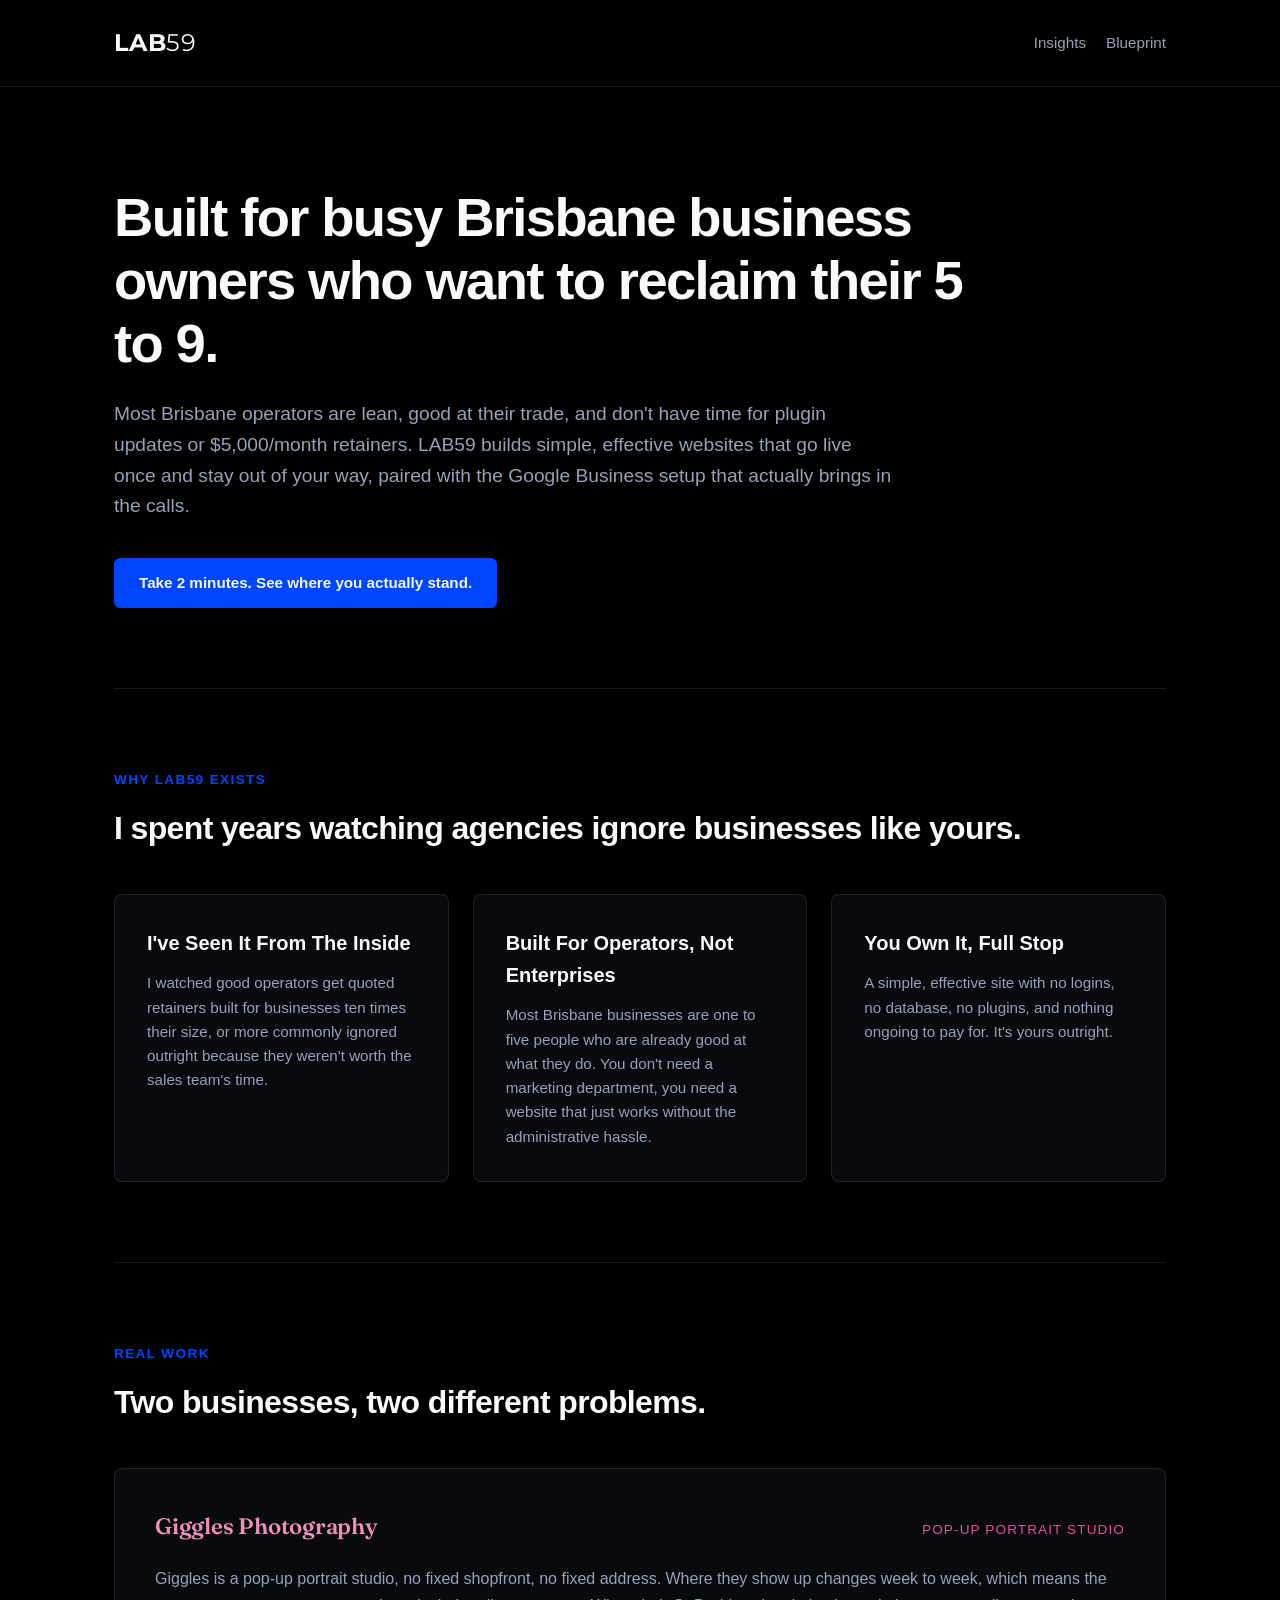
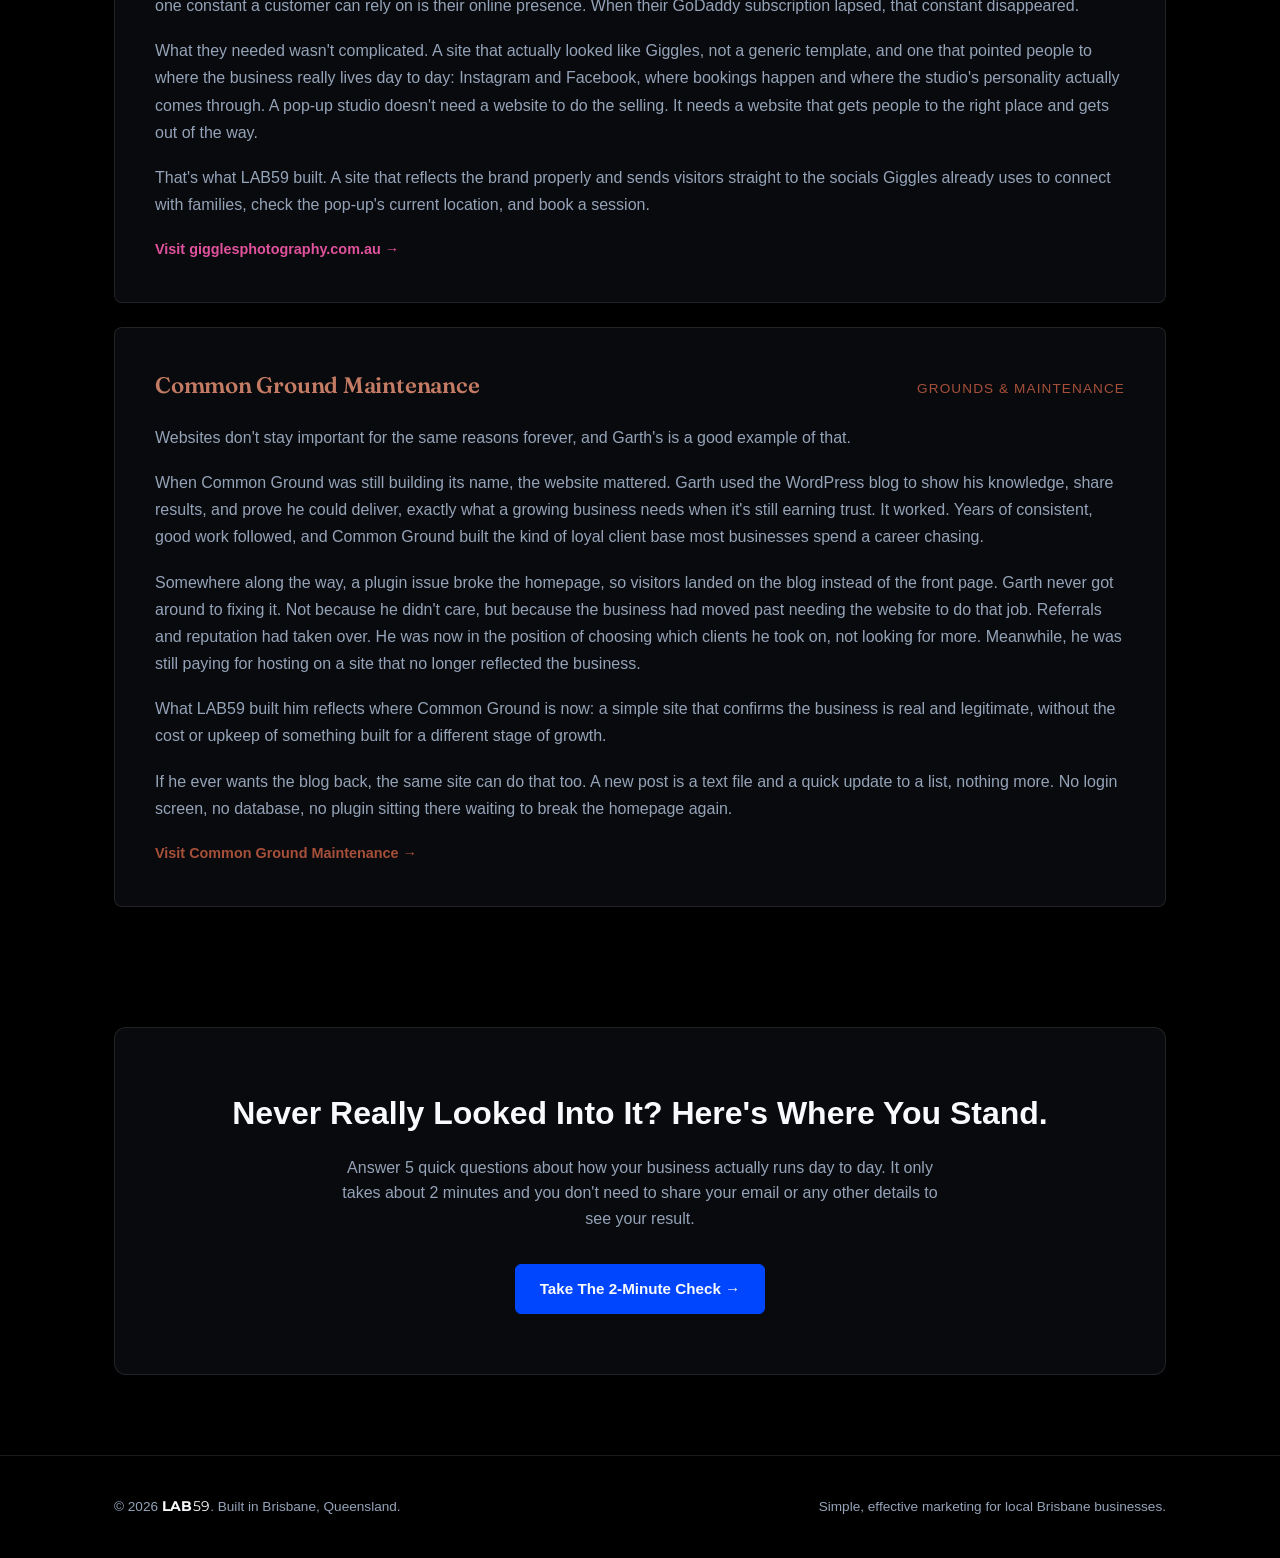
<file: index.html>
<!DOCTYPE html>
<html lang="en">
<head>
    <meta charset="UTF-8">
    <meta name="viewport" content="width=device-width, initial-scale=1.0">
    <title>LAB59 | Simple, effective marketing partnerships for Brisbane businesses.</title>
    <link rel="preconnect" href="https://fonts.googleapis.com">
    <link rel="preconnect" href="https://fonts.gstatic.com" crossorigin>
    <link href="https://fonts.googleapis.com/css2?family=Fraunces:ital,opsz,wght@0,9..144,500;0,9..144,600&display=swap" rel="stylesheet">
    <style>
        /* Modern CSS Reset & Variable System */
        :root {
            --bg-color: #000000;
            --card-bg: #0d0e12;
            --border-color: #1a1c23;
            --primary-blue: #0046FF;
            --text-main: #FFFFFF;
            --text-muted: #97999F;
            --font-stack: -apple-system, BlinkMacSystemFont, "Segoe UI", Roboto, Helvetica, Arial, sans-serif;
        }

        @font-face{
            font-family:"Montserrat";
            font-style:normal;
            font-weight:400;
            font-display:swap;
            src:url('[data-uri]') format('woff2');
        }
        @font-face{
            font-family:"Montserrat";
            font-style:normal;
            font-weight:700;
            font-display:swap;
            src:url('[data-uri]') format('woff2');
        }

        * {
            box-sizing: border-box;
            margin: 0;
            padding: 0;
        }

        body {
            background-color: var(--bg-color);
            color: var(--text-main);
            font-family: var(--font-stack);
            line-height: 1.6;
            -webkit-font-smoothing: antialiased;
        }

        /* Fullscreen Animated Background Video & Overlay */
        .video-bg {
            position: fixed;
            top: 0;
            left: 0;
            width: 100vw;
            height: 100vh;
            object-fit: cover;
            z-index: -2;
        }

		:root {
			--bg-color: #000000;
			--card-bg: rgba(13, 14, 18, 0.75); /* Semi-transparent dark frosted glass for cards */
			--border-color: rgba(255, 255, 255, 0.1); /* Subtle clean border */
			--primary-blue: #0046FF;
			--text-main: #F8FAFC; /* Softened off-white instead of blinding #FFFFFF */
			--text-muted: #94A3B8; /* Clear, legible slate grey for body copy */
		}

		/* Softer video dark mask to let the video breathe */
		.overlay {
		position: fixed;
			top: 0;
			left: 0;
			width: 100vw;
			height: 100vh;
			background: rgba(0, 0, 0, 0.65); /* Adjusted from 0.75 to 0.65 for better transparency */
			z-index: -1;
		}

		/* Frosted glass card style with blur */
		.card, .cta-banner {
			background-color: var(--card-bg);
			backdrop-filter: blur(12px);
			-webkit-backdrop-filter: blur(12px);
			border: 1px solid var(--border-color);
		}
		
        /* Container Layout */
        .container {
            max-width: 1100px;
            margin: 0 auto;
            padding: 0 24px;
        }

        /* Navigation Header */
        header {
            border-bottom: 1px solid var(--border-color);
            padding: 24px 0;
            position: sticky;
            top: 0;
            background: rgba(0, 0, 0, 0.85);
            backdrop-filter: blur(10px);
            z-index: 100;
        }

        .nav-inner {
            display: flex;
            justify-content: space-between;
            align-items: center;
        }

        /* High-Contrast Brand Logo: LAB in 800 bold, 59 in 400 regular */
        .brand-logo {
            font-size: 1.5rem;
            letter-spacing: -0.03em;
            text-decoration: none;
            color: var(--text-main);
        }

        .brand-logo .lab {
            font-family: "Montserrat", -apple-system, BlinkMacSystemFont, "Segoe UI", Roboto, Helvetica, Arial, sans-serif;
            font-weight: 700;
            letter-spacing: 0.02em;
        }

        .brand-logo .num {
            font-family: "Montserrat", -apple-system, BlinkMacSystemFont, "Segoe UI", Roboto, Helvetica, Arial, sans-serif;
            font-weight: 400;
            letter-spacing: 0.02em;
            color: var(--text-main);
        }

        .nav-links {
            display: flex;
            gap: 20px;
            align-items: center;
        }

        .nav-links a {
            color: var(--text-muted);
            text-decoration: none;
            font-size: 0.95rem;
            transition: color 0.2s ease;
        }

        .nav-links a:hover {
            color: var(--text-main);
        }

        /* Buttons */
        .btn {
            display: inline-block;
            padding: 12px 24px;
            border-radius: 6px;
            font-weight: 600;
            text-decoration: none;
            font-size: 0.95rem;
            transition: all 0.2s ease;
        }

        .btn-primary {
            background-color: var(--primary-blue);
            color: var(--text-main);
            border: 1px solid var(--primary-blue);
        }

        .btn-primary:hover {
            background-color: #0038cc;
            border-color: #0038cc;
        }

        .btn-secondary {
            background-color: transparent;
            color: var(--text-main);
            border: 1px solid var(--border-color);
        }

        .btn-secondary:hover {
            border-color: var(--text-muted);
            background-color: #12141a;
        }

        /* Hero Section */
        .hero {
            padding: 100px 0 80px;
            max-width: 900px;
        }

        .hero-headline {
            font-size: clamp(2.2rem, 5vw, 3.4rem);
            font-weight: 800;
            line-height: 1.15;
            letter-spacing: -0.03em;
            margin-bottom: 24px;
            color: var(--text-main);
        }

        .hero-subhead {
            font-size: 1.2rem;
            color: var(--text-muted);
            margin-bottom: 36px;
            max-width: 780px;
            line-height: 1.6;
        }

        .hero-actions {
            display: flex;
            gap: 16px;
            flex-wrap: wrap;
        }

        /* Core Values / Why LAB59 Grid */
        .section {
            padding: 80px 0;
            border-top: 1px solid var(--border-color);
        }

        .section-tag {
            color: var(--primary-blue);
            font-size: 0.85rem;
            font-weight: 700;
            text-transform: uppercase;
            letter-spacing: 0.1em;
            margin-bottom: 12px;
        }

        .section-title {
            font-size: 2rem;
            font-weight: 700;
            margin-bottom: 40px;
            letter-spacing: -0.02em;
        }

        .grid-3 {
            display: grid;
            grid-template-columns: repeat(auto-fit, minmax(300px, 1fr));
            gap: 24px;
        }

        .card {
            background-color: var(--card-bg);
            border: 1px solid var(--border-color);
            border-radius: 8px;
            padding: 32px;
            transition: transform 0.2s ease, border-color 0.2s ease;
        }

        .card:hover {
            border-color: #2a2d38;
        }

        .card h3 {
            font-size: 1.25rem;
            font-weight: 700;
            margin-bottom: 12px;
        }

        .card p {
            color: var(--text-muted);
            font-size: 0.95rem;
            line-height: 1.6;
        }

        /* Real Work / Case Studies */
        .work-list {
            display: flex;
            flex-direction: column;
            gap: 24px;
        }

        .work-story {
            background-color: var(--card-bg);
            border: 1px solid var(--border-color);
            border-radius: 8px;
            padding: 40px;
        }

        .work-eyebrow {
            display: flex;
            justify-content: space-between;
            align-items: baseline;
            flex-wrap: wrap;
            gap: 8px;
            margin-bottom: 20px;
        }

        .work-name {
            font-family: "Fraunces", var(--font-stack);
            font-weight: 600;
            font-size: 1.4rem;
            letter-spacing: -0.01em;
        }

        .work-type {
            color: var(--text-muted);
            font-size: 0.85rem;
            text-transform: uppercase;
            letter-spacing: 0.08em;
        }

        .work-story p {
            color: var(--text-muted);
            font-size: 1rem;
            line-height: 1.7;
            margin-bottom: 18px;
        }

        .work-story p:last-of-type {
            margin-bottom: 0;
        }

        .work-quote {
            border-left: 3px solid var(--primary-blue);
            padding: 4px 0 4px 20px;
            margin: 24px 0;
        }

        .work-quote p {
            color: var(--text-main);
            font-size: 1.1rem;
            font-weight: 600;
            line-height: 1.5;
            margin-bottom: 0;
        }

        .work-link {
            display: inline-flex;
            align-items: center;
            gap: 6px;
            color: var(--primary-blue);
            text-decoration: none;
            font-weight: 600;
            font-size: 0.9rem;
            margin-top: 20px;
        }

        .work-link:hover {
            color: #4d79ff;
        }

        /* Per-client accent overrides — nod to their brand, everything else stays on-system */
        .work-story[data-accent="common-ground"] .work-quote { border-left-color: #A6503A; }
        .work-story[data-accent="common-ground"] .work-link { color: #A6503A; }
        .work-story[data-accent="common-ground"] .work-link:hover { color: #c15f43; }
        .work-story[data-accent="common-ground"] .work-type { color: #A6503A; }
        .work-story[data-accent="common-ground"] .work-name { color: #c47b64; }

        .work-story[data-accent="giggles"] .work-quote { border-left-color: #E1529D; }
        .work-story[data-accent="giggles"] .work-link { color: #E1529D; }
        .work-story[data-accent="giggles"] .work-link:hover { color: #ea77b3; }
        .work-story[data-accent="giggles"] .work-type { color: #E1529D; }
        .work-story[data-accent="giggles"] .work-name { color: #ef8fbc; }

        /* Practical Offerings / Capabilities */
        .offerings-list {
            display: flex;
            flex-direction: column;
            gap: 20px;
        }

        .offering-item {
            background-color: var(--card-bg);
            border: 1px solid var(--border-color);
            border-radius: 8px;
            padding: 24px 32px;
            display: flex;
            justify-content: space-between;
            align-items: center;
            gap: 20px;
            flex-wrap: wrap;
        }

        .offering-info h4 {
            font-size: 1.1rem;
            font-weight: 700;
            margin-bottom: 4px;
        }

        .offering-info p {
            color: var(--text-muted);
            font-size: 0.9rem;
        }

        /* Banner CTA */
        .cta-banner {
            background-color: var(--card-bg);
            border: 1px solid var(--border-color);
            border-radius: 12px;
            padding: 60px 40px;
            text-align: center;
            margin: 40px 0 80px;
        }

        .cta-banner h2 {
            font-size: 2rem;
            font-weight: 800;
            margin-bottom: 16px;
        }

        .cta-banner p {
            color: var(--text-muted);
            max-width: 600px;
            margin: 0 auto 32px;
        }

        /* Footer */
        footer {
            border-top: 1px solid var(--border-color);
            padding: 40px 0;
            color: var(--text-muted);
            font-size: 0.85rem;
        }

        .footer-inner {
            display: flex;
            justify-content: space-between;
            align-items: center;
            flex-wrap: wrap;
            gap: 16px;
        }

        .footer-inner .lab {
            font-family: "Montserrat", -apple-system, BlinkMacSystemFont, "Segoe UI", Roboto, Helvetica, Arial, sans-serif;
            font-weight: 700;
            letter-spacing: 0.02em;
            color: var(--text-main);
        }

        .footer-inner .num {
            font-family: "Montserrat", -apple-system, BlinkMacSystemFont, "Segoe UI", Roboto, Helvetica, Arial, sans-serif;
            font-weight: 400;
            letter-spacing: 0.02em;
            color: var(--text-main);
        }

        /* Responsive Tweaks */
        @media (max-width: 768px) {
            .hero {
                padding: 60px 0 40px;
            }
            .hero-actions {
                flex-direction: column;
            }
            .hero-actions .btn {
                width: 100%;
                text-align: center;
            }
            .offering-item {
                flex-direction: column;
                align-items: flex-start;
            }
        }
    </style>
</head>
<body>

    <video autoplay muted loop playsinline preload="auto" class="video-bg">
        <source src="assets/img/background.mp4" type="video/mp4">
    </video>
    <div class="overlay"></div>
	
    <header>
        <div class="container nav-inner">
            <a href="index.html" class="brand-logo">
                <span class="lab">LAB</span><span class="num">59</span>
            </a>
            <nav class="nav-links">
                <a href="blog.html">Insights</a>
                <a href="blueprint.html">Blueprint</a>
            </nav>
        </div>
    </header>

    <main class="container">
        <section class="hero">
            <h1 class="hero-headline">
                Built for busy Brisbane business owners who want to reclaim their 5 to 9.
            </h1>
            <p class="hero-subhead">
                Most Brisbane operators are lean, good at their trade, and don't have time for plugin updates or $5,000/month retainers. LAB59 builds simple, effective websites that go live once and stay out of your way, paired with the Google Business setup that actually brings in the calls.
            <div class="hero-actions">
                <a href="audit.html" class="btn btn-primary">Take 2 minutes. See where you actually stand.</a>
            </div>
        </section>

        <section class="section">
            <div class="section-tag">Why LAB59 Exists</div>
            <h2 class="section-title">I spent years watching agencies ignore businesses like yours.</h2>
            
            <div class="grid-3">
                <div class="card">
                    <h3>I've Seen It From The Inside</h3>
                    <p>I watched good operators get quoted retainers built for businesses ten times their size, or more commonly ignored outright because they weren't worth the sales team's time.</p>
                </div>
                <div class="card">
                    <h3>Built For Operators, Not Enterprises</h3>
                    <p>Most Brisbane businesses are one to five people who are already good at what they do. You don't need a marketing department, you need a website that just works without the administrative hassle.</p>
                </div>
                <div class="card">
                    <h3>You Own It, Full Stop</h3>
                    <p>A simple, effective site with no logins, no database, no plugins, and nothing ongoing to pay for. It's yours outright.</p>
                </div>
            </div>
        </section>

<!-- Commenting out this block for now
        <section class="section">
            <div class="section-tag">Right Now</div>
            <h2 class="section-title">I'm working with a handful of Brisbane businesses, at cost, to prove this out.</h2>
            <p style="color: var(--text-muted); font-size: 1.05rem; margin-bottom: 0;">
                LAB59 is new. Rather than charge full rates before the model's proven, I'm partnering with a small number of the right Brisbane operators and building at cost. You get a proper foundation for close to nothing, I get a real result I can point to. No inflated "founding member" pricing tricks, just an honest trade while I'm getting started.
            </p>
        </section>
-->

        <section class="section">
            <div class="section-tag">Real Work</div>
            <h2 class="section-title">Two businesses, two different problems.</h2>

            <div class="work-list">
                <div class="work-story" data-accent="giggles">
                    <div class="work-eyebrow">
                        <span class="work-name">Giggles Photography</span>
                        <span class="work-type">Pop-Up Portrait Studio</span>
                    </div>
                    <p>Giggles is a pop-up portrait studio, no fixed shopfront, no fixed address. Where they show up changes week to week, which means the one constant a customer can rely on is their online presence. When their GoDaddy subscription lapsed, that constant disappeared.</p>
                    <p>What they needed wasn't complicated. A site that actually looked like Giggles, not a generic template, and one that pointed people to where the business really lives day to day: Instagram and Facebook, where bookings happen and where the studio's personality actually comes through. A pop-up studio doesn't need a website to do the selling. It needs a website that gets people to the right place and gets out of the way.</p>
                    <p>That's what LAB59 built. A site that reflects the brand properly and sends visitors straight to the socials Giggles already uses to connect with families, check the pop-up's current location, and book a session.</p>
                    <a href="https://gigglesphotography.s3.us-west-2.amazonaws.com/index.html" target="_blank" rel="noopener" class="work-link">Visit gigglesphotography.com.au &rarr;</a>
                </div>

                <div class="work-story" data-accent="common-ground">
                    <div class="work-eyebrow">
                        <span class="work-name">Common Ground Maintenance</span>
                        <span class="work-type">Grounds &amp; Maintenance</span>
                    </div>
                    <p>Websites don't stay important for the same reasons forever, and Garth's is a good example of that.</p>
                    <p>When Common Ground was still building its name, the website mattered. Garth used the WordPress blog to show his knowledge, share results, and prove he could deliver, exactly what a growing business needs when it's still earning trust. It worked. Years of consistent, good work followed, and Common Ground built the kind of loyal client base most businesses spend a career chasing.</p>
                    <p>Somewhere along the way, a plugin issue broke the homepage, so visitors landed on the blog instead of the front page. Garth never got around to fixing it. Not because he didn't care, but because the business had moved past needing the website to do that job. Referrals and reputation had taken over. He was now in the position of choosing which clients he took on, not looking for more. Meanwhile, he was still paying for hosting on a site that no longer reflected the business.</p>
                    <p>What LAB59 built him reflects where Common Ground is now: a simple site that confirms the business is real and legitimate, without the cost or upkeep of something built for a different stage of growth.</p>
                    <p>If he ever wants the blog back, the same site can do that too. A new post is a text file and a quick update to a list, nothing more. No login screen, no database, no plugin sitting there waiting to break the homepage again.</p>
                    <a href="https://commonground.garytitmarsh.workers.dev/" target="_blank" rel="noopener" class="work-link">Visit Common Ground Maintenance &rarr;</a>
                </div>
            </div>
        </section>

        <section class="cta-banner">
            <h2>Never Really Looked Into It? Here's Where You Stand.</h2>
            <p>Answer 5 quick questions about how your business actually runs day to day. It only takes about 2 minutes and you don't need to share your email or any other details to see your result.</p>
            <a href="audit.html" class="btn btn-primary">Take The 2-Minute Check &rarr;</a>
        </section>

    </main>

    <footer>
        <div class="container footer-inner">
            <div>&copy; 2026 <span class="lab">LAB</span><span class="num">59</span>. Built in Brisbane, Queensland.</div>
            <div>Simple, effective marketing for local Brisbane businesses.</div>
        </div>
    </footer>

</body>
</html>
</file>
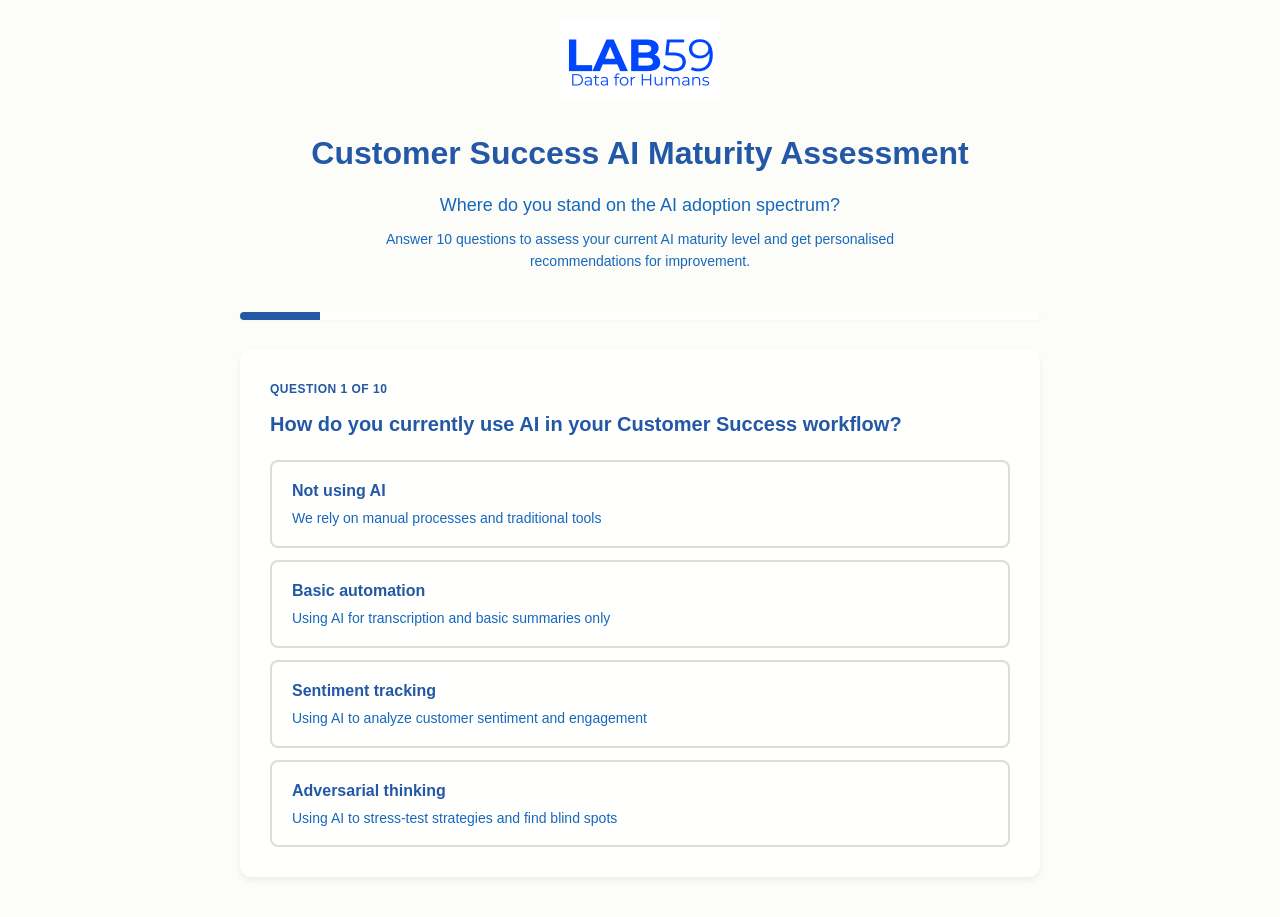
<file: cs-ai-maturity-assessment/index.html>
<!DOCTYPE html>
<html lang="en">
<head>
    <meta charset="UTF-8">
    <meta name="viewport" content="width=device-width, initial-scale=1.0">
    <title>Customer Success AI Maturity Assessment</title>
    <style>
        :root {
            --color-background: #fcfcf9;
            --color-surface: #fffffe;
            --color-text: #2258a5;
            --color-text-secondary: #1668bd;
            --color-primary: #2258a5;
            --color-primary-hover: #ffb318;
            --color-border: rgba(94, 82, 64, 0.2);
            --color-success: #0e7c4a;
            --color-warning: #a84b2f;
            --color-error: #c0152f;
            --shadow-sm: 0 1px 3px rgba(0, 0, 0, 0.04);
            --shadow-md: 0 4px 6px rgba(0, 0, 0, 0.06);
        }

        * {
            margin: 0;
            padding: 0;
            box-sizing: border-box;
        }

        body {
            font-family: -apple-system, BlinkMacSystemFont, 'Segoe UI', Roboto, sans-serif;
            background: var(--color-background);
            color: var(--color-text);
            line-height: 1.6;
            padding: 20px;
        }

        .container {
            max-width: 800px;
            margin: 0 auto;
        }

        header {
            text-align: center;
            margin-bottom: 40px;
        }

        h1 {
            font-size: 32px;
            margin-bottom: 12px;
            color: var(--color-text);
        }

        .subtitle {
            font-size: 18px;
            color: var(--color-text-secondary);
            margin-bottom: 8px;
        }

        .description {
            font-size: 14px;
            color: var(--color-text-secondary);
            max-width: 600px;
            margin: 0 auto;
        }

        .progress-bar {
            background: var(--color-surface);
            border-radius: 12px;
            height: 8px;
            margin: 30px 0;
            overflow: hidden;
            box-shadow: var(--shadow-sm);
        }

        .progress-fill {
            background: var(--color-primary);
            height: 100%;
            width: 0%;
            transition: width 0.3s ease;
        }

        .question-card {
            background: var(--color-surface);
            padding: 30px;
            border-radius: 12px;
            box-shadow: var(--shadow-md);
            margin-bottom: 20px;
        }

        .question-number {
            font-size: 12px;
            font-weight: 600;
            color: var(--color-primary);
            text-transform: uppercase;
            letter-spacing: 0.5px;
            margin-bottom: 8px;
        }

        .question-text {
            font-size: 20px;
            font-weight: 600;
            margin-bottom: 20px;
            color: var(--color-text);
        }

        .options {
            display: flex;
            flex-direction: column;
            gap: 12px;
        }

        .option {
            padding: 16px 20px;
            border: 2px solid var(--color-border);
            border-radius: 8px;
            cursor: pointer;
            transition: all 0.2s ease;
            background: var(--color-surface);
        }

        .option:hover {
            border-color: var(--color-primary);
            background: rgba(33, 128, 141, 0.05);
        }

        .option.selected {
            border-color: var(--color-primary);
            background: rgba(33, 128, 141, 0.1);
        }

        .option-label {
            font-weight: 600;
            margin-bottom: 4px;
            color: var(--color-text);
        }

        .option-description {
            font-size: 14px;
            color: var(--color-text-secondary);
        }

        .results {
            display: none;
            background: var(--color-surface);
            padding: 40px;
            border-radius: 12px;
            box-shadow: var(--shadow-md);
            text-align: center;
        }

        .results.show {
            display: block;
        }

        .score-circle {
            width: 160px;
            height: 160px;
            margin: 20px auto;
            border-radius: 50%;
            display: flex;
            align-items: center;
            justify-content: center;
            font-size: 48px;
            font-weight: 700;
            color: var(--color-surface);
        }

        .score-circle.reactive {
            background: var(--color-error);
        }

        .score-circle.developing {
            background: var(--color-warning);
        }

        .score-circle.proactive {
            background: var(--color-success);
        }

        .score-circle.leading {
            background: var(--color-primary);
        }

        .maturity-level {
            font-size: 28px;
            font-weight: 700;
            margin: 20px 0 10px;
        }

        .maturity-description {
            font-size: 16px;
            color: var(--color-text-secondary);
            margin-bottom: 30px;
            line-height: 1.8;
        }

        .recommendations {
            text-align: left;
            margin-top: 30px;
            padding-top: 30px;
            border-top: 1px solid var(--color-border);
        }

        .recommendations h3 {
            font-size: 20px;
            margin-bottom: 16px;
        }

        .recommendation-item {
            padding: 16px;
            background: rgba(33, 128, 141, 0.05);
            border-left: 3px solid var(--color-primary);
            margin-bottom: 12px;
            border-radius: 4px;
        }

        .recommendation-item strong {
            display: block;
            margin-bottom: 4px;
            color: var(--color-text);
        }

        .btn {
            background: var(--color-primary);
            color: white;
            border: none;
            padding: 14px 32px;
            border-radius: 8px;
            font-size: 16px;
            font-weight: 600;
            cursor: pointer;
            transition: background 0.2s ease;
            margin-top: 20px;
        }

        .btn:hover {
            background: var(--color-primary-hover);
        }

        .btn:disabled {
            opacity: 0.5;
            cursor: not-allowed;
        }

        .hidden {
            display: none;
        }

        @media (max-width: 768px) {
            h1 {
                font-size: 24px;
            }

            .question-text {
                font-size: 18px;
            }

            .question-card {
                padding: 20px;
            }
        }
    </style>
</head>
<body>
    <div class="container">
        <header>
                    <img src="banner.png" alt="Lab59 Logo" style="height: 80px; margin-bottom: 20px;">
<h1>Customer Success AI Maturity Assessment</h1>
            <p class="subtitle">Where do you stand on the AI adoption spectrum?</p>
            <p class="description">Answer 10 questions to assess your current AI maturity level and get personalised recommendations for improvement.</p>
        </header>

        <div class="progress-bar">
            <div class="progress-fill" id="progressFill"></div>
        </div>

        <div id="questionnaire"></div>

        <div class="results" id="results">
            <div class="score-circle" id="scoreCircle">
                <span id="scorePercent"></span>
            </div>
            <div class="maturity-level" id="maturityLevel"></div>
            <p class="maturity-description" id="maturityDescription"></p>
            
            <div class="recommendations" id="recommendations"></div>

            <button class="btn" onclick="resetAssessment()">Retake Assessment</button>
        </div>
    </div>

    <script>
        const questions = [
            {
                question: "How do you currently use AI in your Customer Success workflow?",
                options: [
                    {
                        label: "Not using AI",
                        description: "We rely on manual processes and traditional tools",
                        score: 0
                    },
                    {
                        label: "Basic automation",
                        description: "Using AI for transcription and basic summaries only",
                        score: 1
                    },
                    {
                        label: "Sentiment tracking",
                        description: "Using AI to analyze customer sentiment and engagement",
                        score: 2
                    },
                    {
                        label: "Adversarial thinking",
                        description: "Using AI to stress-test strategies and find blind spots",
                        score: 3
                    }
                ]
            },
            {
                question: "What type of customer data informs your decisions?",
                options: [
                    {
                        label: "Manual reporting",
                        description: "Quarterly reviews and ad-hoc customer feedback",
                        score: 0
                    },
                    {
                        label: "Lagging indicators",
                        description: "NPS, CSAT, usage metrics after the fact",
                        score: 1
                    },
                    {
                        label: "Leading indicators",
                        description: "Sentiment shifts, attendance patterns, tone analysis",
                        score: 2
                    },
                    {
                        label: "Predictive analytics",
                        description: "AI-powered churn prediction and expansion signals",
                        score: 3
                    }
                ]
            },
            {
                question: "How do you prepare for customer business reviews (QBRs)?",
                options: [
                    {
                        label: "Product-focused",
                        description: "47-slide deck with our internal metrics",
                        score: 0
                    },
                    {
                        label: "Customer metrics",
                        description: "Usage data and engagement statistics",
                        score: 1
                    },
                    {
                        label: "Outcome-driven",
                        description: "Business value and ROI tied to their goals",
                        score: 2
                    },
                    {
                        label: "Adversarial prep",
                        description: "Stress-test with AI to anticipate objections",
                        score: 3
                    }
                ]
            },
            {
                question: "How are your customer communication tools integrated?",
                options: [
                    {
                        label: "Fragmented",
                        description: "Multiple tools with no central repository",
                        score: 0
                    },
                    {
                        label: "Partially integrated",
                        description: "Some tools feed into CRM manually",
                        score: 1
                    },
                    {
                        label: "Centralized",
                        description: "All data aggregated into single source of truth",
                        score: 2
                    },
                    {
                        label: "AI-analyzed",
                        description: "Automated sentiment analysis across all channels",
                        score: 3
                    }
                ]
            },
            {
                question: "When do you identify at-risk customers?",
                options: [
                    {
                        label: "At renewal time",
                        description: "When they tell us they're not renewing",
                        score: 0
                    },
                    {
                        label: "Monthly reviews",
                        description: "During scheduled health score assessments",
                        score: 1
                    },
                    {
                        label: "Real-time alerts",
                        description: "When engagement or usage drops significantly",
                        score: 2
                    },
                    {
                        label: "Subtle signals",
                        description: "Tone shifts, missing stakeholders, deferral language",
                        score: 3
                    }
                ]
            },
            {
                question: "How do you track conversation quality with customers?",
                options: [
                    {
                        label: "Don't track",
                        description: "CSMs remember key points informally",
                        score: 0
                    },
                    {
                        label: "Manual notes",
                        description: "CSMs write summaries after each call",
                        score: 1
                    },
                    {
                        label: "Auto-transcription",
                        description: "Tools like Gong/Fellow transcribe meetings",
                        score: 2
                    },
                    {
                        label: "Sentiment analysis",
                        description: "AI flags tone, attendance, and engagement patterns",
                        score: 3
                    }
                ]
            },
            {
                question: "What's your approach to customer health scores?",
                options: [
                    {
                        label: "Gut feeling",
                        description: "CSMs assess based on intuition",
                        score: 0
                    },
                    {
                        label: "Usage metrics",
                        description: "Product adoption and feature usage",
                        score: 1
                    },
                    {
                        label: "Multi-factor",
                        description: "Usage + engagement + support tickets",
                        score: 2
                    },
                    {
                        label: "Predictive AI",
                        description: "Behavior + sentiment + stakeholder patterns",
                        score: 3
                    }
                ]
            },
            {
                question: "How do you handle champion turnover?",
                options: [
                    {
                        label: "Reactive",
                        description: "Find out when they're already gone",
                        score: 0
                    },
                    {
                        label: "Aware",
                        description: "Customer tells us when champion is leaving",
                        score: 1
                    },
                    {
                        label: "Multi-threading",
                        description: "Build relationships with multiple stakeholders",
                        score: 2
                    },
                    {
                        label: "Predictive",
                        description: "AI flags declining champion engagement early",
                        score: 3
                    }
                ]
            },
            {
                question: "What metrics do you report to leadership?",
                options: [
                    {
                        label: "Activity metrics",
                        description: "Number of calls, emails, touchpoints",
                        score: 0
                    },
                    {
                        label: "Satisfaction scores",
                        description: "NPS, CSAT, customer feedback",
                        score: 1
                    },
                    {
                        label: "Business outcomes",
                        description: "Renewal rate, expansion ARR, retention",
                        score: 2
                    },
                    {
                        label: "Leading + lagging",
                        description: "Predictive churn signals + revenue metrics",
                        score: 3
                    }
                ]
            },
            {
                question: "How do you use AI to improve your CS strategy?",
                options: [
                    {
                        label: "Don't use AI",
                        description: "Strategy based on experience and intuition",
                        score: 0
                    },
                    {
                        label: "Reporting",
                        description: "AI generates dashboards and summaries",
                        score: 1
                    },
                    {
                        label: "Pattern recognition",
                        description: "AI identifies trends and anomalies",
                        score: 2
                    },
                    {
                        label: "Adversarial testing",
                        description: "AI challenges assumptions and exposes blind spots",
                        score: 3
                    }
                ]
            }
        ];

        let currentQuestion = 0;
        let answers = [];

        function renderQuestion() {
            const questionContainer = document.getElementById('questionnaire');
            const question = questions[currentQuestion];

            const progress = ((currentQuestion + 1) / questions.length) * 100;
            document.getElementById('progressFill').style.width = progress + '%';

            questionContainer.innerHTML = `
                <div class="question-card">
                    <div class="question-number">Question ${currentQuestion + 1} of ${questions.length}</div>
                    <div class="question-text">${question.question}</div>
                    <div class="options">
                        ${question.options.map((option, index) => `
                            <div class="option" onclick="selectOption(${index})">
                                <div class="option-label">${option.label}</div>
                                <div class="option-description">${option.description}</div>
                            </div>
                        `).join('')}
                    </div>
                </div>
            `;
        }

        function selectOption(optionIndex) {
            const selectedScore = questions[currentQuestion].options[optionIndex].score;
            answers[currentQuestion] = selectedScore;

            const options = document.querySelectorAll('.option');
            options.forEach((opt, idx) => {
                opt.classList.toggle('selected', idx === optionIndex);
            });

            setTimeout(() => {
                if (currentQuestion < questions.length - 1) {
                    currentQuestion++;
                    renderQuestion();
                } else {
                    showResults();
                }
            }, 300);
        }

        function showResults() {
            document.getElementById('questionnaire').classList.add('hidden');
            document.getElementById('progressFill').style.width = '100%';

            const totalScore = answers.reduce((sum, score) => sum + score, 0);
            const maxScore = questions.length * 3;
            const percentage = Math.round((totalScore / maxScore) * 100);

            let maturityLevel, maturityClass, description, recommendations;

            if (percentage < 25) {
                maturityLevel = "Reactive";
                maturityClass = "reactive";
                description = "Your CS team is in reactive mode, relying on manual processes and lagging indicators. You're addressing issues after they become problems, leaving significant value on the table.";
                recommendations = [
                    {
                        title: "Start with conversation intelligence",
                        text: "Implement Gong or Fellow to automatically transcribe and analyze customer meetings. This will save time and surface insights you're currently missing."
                    },
                    {
                        title: "Consolidate your data",
                        text: "Create a central repository in your CRM for all customer interactions. Stop relying on scattered notes and tribal knowledge."
                    },
                    {
                        title: "Define leading indicators",
                        text: "Identify 3-5 signals that predict churn before it shows up in usage metrics. Start tracking attendance patterns, response times, and sentiment."
                    }
                ];
            } else if (percentage < 50) {
                maturityLevel = "Developing";
                maturityClass = "developing";
                description = "You're taking steps toward modern CS practices, but still heavily dependent on lagging indicators. You have tools but aren't leveraging them for strategic advantage.";
                recommendations = [
                    {
                        title: "Shift from lagging to leading indicators",
                        text: "Stop relying solely on NPS and usage data. Use sentiment analysis to detect tone shifts in emails, support tickets, and meeting conversations."
                    },
                    {
                        title: "Implement adversarial prompting",
                        text: "Before major QBRs, use AI to simulate skeptical stakeholders. Ask: 'Where would a competitor attack our value prop?' This exposes blind spots."
                    },
                    {
                        title: "Build multi-threaded relationships",
                        text: "Don't depend on a single champion. Use conversation intelligence to track which stakeholders are engaged and who's going silent."
                    }
                ];
            } else if (percentage < 75) {
                maturityLevel = "Proactive";
                maturityClass = "proactive";
                description = "You're using AI strategically and acting on leading indicators. Your CS team anticipates issues and demonstrates value proactively. There's still room to optimize.";
                recommendations = [
                    {
                        title: "Automate sentiment analysis across channels",
                        text: "Aggregate data from all communication tools (Gong, Fellow, email, Slack) and run private sentiment analysis. Flag defection risk before it's obvious."
                    },
                    {
                        title: "Create adversarial playbooks",
                        text: "Develop reusable AI prompts that challenge your assumptions: 'You're the CFO who thinks we're overpriced. What metrics would you dismiss?'"
                    },
                    {
                        title: "Train your team on AI best practices",
                        text: "Share what's working. Build a library of effective prompts and successful interventions. Scale your approach across the CS organization."
                    }
                ];
            } else {
                maturityLevel = "Leading";
                maturityClass = "leading";
                description = "You're at the forefront of AI-powered Customer Success. You use adversarial thinking, predictive analytics, and leading indicators to protect revenue at scale. You find problems before customers do.";
                recommendations = [
                    {
                        title: "Share your success externally",
                        text: "You're in the top tier. Write case studies, speak at conferences, and share what's working. Your approach is the future of Customer Success."
                    },
                    {
                        title: "Mentor other CS leaders",
                        text: "Help the industry mature by teaching adversarial thinking and AI-powered workflows. Elevate the profession."
                    },
                    {
                        title: "Keep iterating",
                        text: "AI capabilities evolve rapidly. Stay curious, experiment with new tools, and continuously refine your leading indicator framework."
                    }
                ];
            }

            document.getElementById('scoreCircle').className = `score-circle ${maturityClass}`;
            document.getElementById('scorePercent').textContent = percentage + '%';
            document.getElementById('maturityLevel').textContent = maturityLevel;
            document.getElementById('maturityDescription').textContent = description;

            const recsHTML = `
                <h3>Your Next Steps</h3>
                ${recommendations.map(rec => `
                    <div class="recommendation-item">
                        <strong>${rec.title}</strong>
                        ${rec.text}
                    </div>
                `).join('')}
            `;

            document.getElementById('recommendations').innerHTML = recsHTML;
            document.getElementById('results').classList.add('show');
        }

        function resetAssessment() {
            currentQuestion = 0;
            answers = [];
            document.getElementById('questionnaire').classList.remove('hidden');
            document.getElementById('results').classList.remove('show');
            renderQuestion();
        }

        // Initialize
        renderQuestion();
    </script>
</body>
</html>
</file>
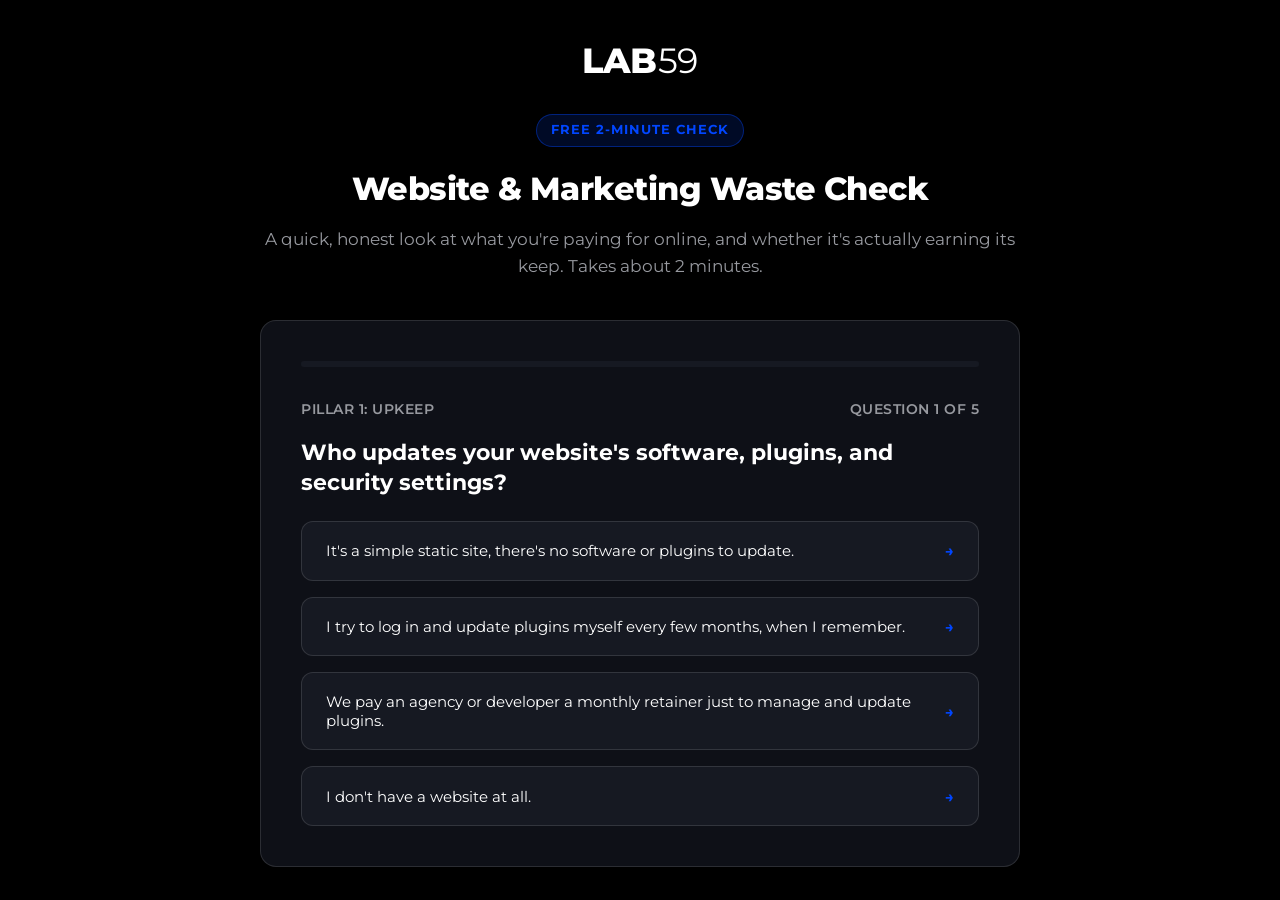
<file: audit.html>
<!DOCTYPE html>
<html lang="en">
<head>
    <meta charset="UTF-8">
    <meta name="viewport" content="width=device-width, initial-scale=1.0">
    <title>Website & Marketing Waste Check | LAB59</title>
    <link rel="preconnect" href="https://fonts.googleapis.com">
    <link rel="preconnect" href="https://fonts.gstatic.com" crossorigin>
    <link href="https://fonts.googleapis.com/css2?family=Montserrat:wght@400;600;700;800&display=swap" rel="stylesheet">
    <style>
        :root {
            --color-background: #000000;
            --color-surface: #0e1017;
            --color-card: #161922;
            --color-text: #FFFFFF;
            --color-text-secondary: #97999F;
            --color-primary: #0046FF;
            --color-primary-hover: #1f5eff;
            --color-border: rgba(255, 255, 255, 0.12);
            --shadow-md: 0 12px 32px rgba(0, 0, 0, 0.6);
        }

        * {
            margin: 0;
            padding: 0;
            box-sizing: border-box;
        }

        body {
            font-family: 'Montserrat', -apple-system, BlinkMacSystemFont, 'Segoe UI', Roboto, sans-serif;
            background: var(--color-background);
            color: var(--color-text);
            line-height: 1.6;
            padding: 2rem 1rem;
            min-height: 100vh;
            display: flex;
            justify-content: center;
            align-items: center;
        }

        .container {
            max-width: 760px;
            width: 100%;
            margin: 0 auto;
        }

        .brand-logo-header {
            text-align: center;
            margin-bottom: 1.5rem;
            font-size: 2.2rem;
            color: #FFFFFF;
            letter-spacing: -0.5px;
        }

        .brand-logo-header strong {
            font-weight: 800;
            color: #FFFFFF;
        }

        .brand-logo-header span {
            font-weight: 400;
            color: #FFFFFF;
            margin-left: 1px;
        }

        .header {
            text-align: center;
            margin-bottom: 2.5rem;
        }

        .badge {
            display: inline-block;
            padding: 0.35rem 0.85rem;
            background: rgba(0, 70, 255, 0.15);
            color: var(--color-primary);
            border: 1px solid rgba(0, 70, 255, 0.4);
            border-radius: 50px;
            font-size: 0.8rem;
            font-weight: 700;
            letter-spacing: 1px;
            text-transform: uppercase;
            margin-bottom: 1rem;
        }

        .header h1 {
            font-size: 2rem;
            font-weight: 800;
            color: var(--color-text);
            margin-bottom: 0.75rem;
            letter-spacing: -0.5px;
        }

        .header p {
            color: var(--color-text-secondary);
            font-size: 1.05rem;
        }

        .card {
            background: var(--color-surface);
            border: 1px solid var(--color-border);
            border-radius: 16px;
            padding: 2.5rem;
            box-shadow: var(--shadow-md);
            position: relative;
        }

        .progress-bar-container {
            width: 100%;
            height: 6px;
            background: var(--color-card);
            border-radius: 10px;
            margin-bottom: 2rem;
            overflow: hidden;
        }

        .progress-bar {
            height: 100%;
            background: var(--color-primary);
            width: 0%;
            transition: width 0.3s ease;
        }

        .question-meta {
            display: flex;
            justify-content: space-between;
            align-items: center;
            margin-bottom: 1rem;
            font-size: 0.85rem;
            color: var(--color-text-secondary);
            text-transform: uppercase;
            letter-spacing: 0.5px;
            font-weight: 600;
        }

        .question-title {
            font-size: 1.35rem;
            font-weight: 700;
            margin-bottom: 1.5rem;
            color: var(--color-text);
            line-height: 1.4;
        }

        .options-grid {
            display: flex;
            flex-direction: column;
            gap: 1rem;
        }

        .option-btn {
            background: var(--color-card);
            border: 1px solid var(--color-border);
            border-radius: 12px;
            padding: 1.2rem 1.5rem;
            text-align: left;
            color: var(--color-text);
            font-size: 0.95rem;
            font-family: 'Montserrat', sans-serif;
            cursor: pointer;
            transition: all 0.2s ease;
            display: flex;
            justify-content: space-between;
            align-items: center;
        }

        .option-btn:hover {
            border-color: var(--color-primary);
            background: rgba(0, 70, 255, 0.08);
            transform: translateY(-2px);
        }

        .score-circle {
            width: 130px;
            height: 130px;
            border-radius: 50%;
            border: 5px solid var(--color-primary);
            display: flex;
            flex-direction: column;
            justify-content: center;
            align-items: center;
            margin: 0 auto 1.5rem auto;
            background: var(--color-card);
            box-shadow: 0 0 20px rgba(0, 70, 255, 0.25);
        }

        .score-circle .percent {
            font-size: 2.2rem;
            font-weight: 800;
            color: var(--color-text);
            line-height: 1;
        }

        .score-circle .label {
            font-size: 0.7rem;
            color: var(--color-text-secondary);
            text-transform: uppercase;
            margin-top: 4px;
            font-weight: 600;
        }

        .results-container {
            display: none;
            text-align: center;
        }

        .results-container.show {
            display: block;
        }

        .maturity-title {
            font-size: 1.6rem;
            font-weight: 800;
            margin-bottom: 0.75rem;
            color: #FFFFFF;
        }

        .maturity-desc {
            color: var(--color-text-secondary);
            font-size: 1.05rem;
            margin-bottom: 2rem;
            max-width: 600px;
            margin-left: auto;
            margin-right: auto;
        }

        .recommendations {
            text-align: left;
            background: var(--color-card);
            border-radius: 12px;
            padding: 1.5rem;
            border: 1px solid var(--color-border);
            margin-bottom: 2rem;
        }

        .recommendations h3 {
            font-size: 1rem;
            margin-bottom: 1rem;
            color: var(--color-primary);
            text-transform: uppercase;
            letter-spacing: 0.5px;
            font-weight: 700;
        }

        .recommendation-item {
            margin-bottom: 1rem;
            padding-bottom: 1rem;
            border-bottom: 1px solid var(--color-border);
        }

        .recommendation-item:last-child {
            margin-bottom: 0;
            padding-bottom: 0;
            border-bottom: none;
        }

        .recommendation-item strong {
            display: block;
            color: var(--color-text);
            margin-bottom: 0.25rem;
        }

        .cta-box {
            background: rgba(0, 70, 255, 0.08);
            border: 1px solid var(--color-primary);
            border-radius: 12px;
            padding: 1.75rem;
            margin-top: 2rem;
        }

        .cta-box h4 {
            font-size: 1.25rem;
            margin-bottom: 0.5rem;
            color: var(--color-text);
            font-weight: 700;
        }

        .cta-box p {
            font-size: 0.95rem;
            color: var(--color-text-secondary);
            margin-bottom: 1.25rem;
        }

        .btn {
            display: inline-block;
            background: var(--color-primary);
            color: #fff;
            font-weight: 700;
            padding: 0.9rem 2rem;
            border-radius: 8px;
            text-decoration: none;
            border: none;
            cursor: pointer;
            transition: background 0.2s ease;
            font-size: 1rem;
            font-family: 'Montserrat', sans-serif;
        }

        .btn:hover {
            background: var(--color-primary-hover);
        }

        .btn-reset {
            background: transparent;
            border: 1px solid var(--color-border);
            color: var(--color-text-secondary);
            margin-top: 1.5rem;
        }

        .btn-reset:hover {
            background: var(--color-card);
            color: var(--color-text);
        }

        .hidden {
            display: none !important;
        }
    </style>
</head>
<body>

    <div class="container">
        <div class="brand-logo-header"><strong>LAB</strong><span>59</span></div>
        
        <div class="header">
            <span class="badge">Free 2-Minute Check</span>
            <h1>Website & Marketing Waste Check</h1>
            <p>A quick, honest look at what you're paying for online, and whether it's actually earning its keep. Takes about 2 minutes.</p>
        </div>

        <div class="card">
            <div id="questionnaire">
                <div class="progress-bar-container">
                    <div class="progress-bar" id="progressBar"></div>
                </div>

                <div class="question-meta">
                    <span id="pillarTag">Pillar 1: Upkeep</span>
                    <span id="questionCounter">Question 1 of 5</span>
                </div>

                <div class="question-title" id="questionTitle">Loading question...</div>

                <div class="options-grid" id="optionsGrid"></div>
            </div>

            <div id="results" class="results-container">
                <div class="score-circle" id="scoreCircle">
                    <span class="percent" id="scorePercent">0%</span>
                    <span class="label">Efficiency Score</span>
                </div>

                <div class="maturity-title" id="maturityLevel">Calculating...</div>
                <div class="maturity-desc" id="maturityDescription">Please wait while we evaluate your answers.</div>

                <div class="recommendations" id="recommendations"></div>

                <div class="cta-box">
                    <h4>Cut the Extra Spend</h4>
                    <p>Download the plain-English guide on how small businesses build a website and online presence that runs itself, without a monthly retainer attached.</p>
                    <a href="blueprint.html" class="btn">Download the Blueprint</a>
                </div>

                <button class="btn btn-reset" onclick="resetAssessment()">Take It Again</button>
            </div>
        </div>
    </div>

    <script>
        const questions = [
            {
                pillar: "PILLAR 1: UPKEEP",
                title: "Who updates your website's software, plugins, and security settings?",
                options: [
                    { text: "It's a simple static site, there's no software or plugins to update.", pts: 5 },
                    { text: "I try to log in and update plugins myself every few months, when I remember.", pts: 3 },
                    { text: "We pay an agency or developer a monthly retainer just to manage and update plugins.", pts: 1 },
                    { text: "I don't have a website at all.", pts: 1, noPresence: true }
                ]
            },
            {
                pillar: "PILLAR 1: UPKEEP",
                title: "How do you add fresh photos or recent job examples?",
                options: [
                    { text: "Straight from my phone through the Google Business app, takes under 30 seconds.", pts: 5 },
                    { text: "I log into a website dashboard (like WordPress) and resize and upload images myself.", pts: 3 },
                    { text: "I email photos to a web developer and wait a week, then get a bill.", pts: 1 },
                    { text: "I don't have a website or Google Business Profile to update.", pts: 1, noPresence: true }
                ]
            },
            {
                pillar: "PILLAR 2: WHAT YOU'RE PAYING FOR",
                title: "How much are you currently paying in ongoing monthly 'marketing or SEO' retainers?",
                options: [
                    { text: "$0. I own everything outright and it keeps bringing in work without ongoing fees.", pts: 5 },
                    { text: "Under $100 to $200 for essential domain hosting and basic subscriptions.", pts: 3 },
                    { text: "$500 to $5,000+ a month to an agency, and I'm not entirely sure what they deliver.", pts: 1 },
                    { text: "Nothing, because I haven't set up a website or Google Business Profile yet.", pts: 2, noPresence: true }
                ]
            },
            {
                pillar: "PILLAR 2: WHAT YOU'RE PAYING FOR",
                title: "How do you know if your website and marketing are actually working?",
                options: [
                    { text: "By real results: phone calls, direction requests, and bookings.", pts: 5 },
                    { text: "I just ask new customers 'how did you find us?' when they call.", pts: 3 },
                    { text: "An agency sends me a report full of 'impressions' and 'clicks' I don't really understand.", pts: 1 },
                    { text: "There's nothing running yet, so there's nothing to track.", pts: 1, noPresence: true }
                ]
            },
            {
                pillar: "PILLAR 3: FIRST IMPRESSIONS",
                title: "When someone Googles your business name to check you out, what do they find?",
                options: [
                    { text: "A fast, professional site connected to an active Google Business Profile with real reviews.", pts: 5 },
                    { text: "A basic, working site alongside an incomplete Google Business Profile.", pts: 3 },
                    { text: "Outdated details, or a site that's a mess on mobile.", pts: 2 },
                    { text: "No website, and nothing comes up when someone searches my business name.", pts: 1, noPresence: true }
                ]
            }
        ];

        let currentQuestion = 0;
        let answers = [];
        let noPresenceCount = 0;

        function renderQuestion() {
            const q = questions[currentQuestion];
            document.getElementById('pillarTag').textContent = q.pillar;
            document.getElementById('questionCounter').textContent = `Question ${currentQuestion + 1} of ${questions.length}`;
            document.getElementById('questionTitle').textContent = q.title;

            const progressPct = ((currentQuestion) / questions.length) * 100;
            document.getElementById('progressBar').style.width = `${progressPct}%`;

            const optionsGrid = document.getElementById('optionsGrid');
            optionsGrid.innerHTML = '';

            q.options.forEach((opt) => {
                const btn = document.createElement('button');
                btn.className = 'option-btn';
                btn.innerHTML = `<span>${opt.text}</span> <strong style="color:var(--color-primary); margin-left: 10px;">&rarr;</strong>`;
                btn.onclick = () => selectOption(opt.pts, !!opt.noPresence);
                optionsGrid.appendChild(btn);
            });
        }

        function selectOption(pts, noPresence) {
            answers.push(pts);
            if (noPresence) {
                noPresenceCount++;
            }
            if (currentQuestion < questions.length - 1) {
                currentQuestion++;
                renderQuestion();
            } else {
                showResults();
            }
        }

        function showResults() {
            document.getElementById('questionnaire').classList.add('hidden');
            
            const totalScore = answers.reduce((a, b) => a + b, 0);
            const maxScore = questions.length * 5;
            const percentage = Math.round((totalScore / maxScore) * 100);

            let maturityLevel = "";
            let description = "";
            let recommendations = [];

            if (noPresenceCount >= 2) {
                maturityLevel = "Invisible Online";
                description = "You're not overpaying, you just don't have anything working for you yet. No website, no active Google Business Profile, nothing for someone to find when they look you up. That's costing you customers you never see, not money you're spending.";
                recommendations = [
                    { title: "Claim your Google Business Profile first", text: "It's free, takes about 15 minutes, and it's the first thing most local customers check. Get it live before anything else." },
                    { title: "Get a simple site up", text: "You don't need anything complex. A one-page static site that lists what you do and how to reach you covers most of what people are looking for." },
                    { title: "You're starting clean, not behind", text: "There's nothing broken or expensive to undo here. You're just missing the basics, which is the easiest problem on this list to fix." }
                ];
            } else if (totalScore >= 20) {
                maturityLevel = "Running Lean";
                description = "Your online presence is doing what it needs to without costing you ongoing money or attention. You're getting the value out of free tools like Google Business Profile instead of paying an agency to do it for you.";
                recommendations = [
                    { title: "Keep the static setup", text: "No software, no plugins, no maintenance bills. Leave it alone and let it keep working." },
                    { title: "Make reviews easy to ask for", text: "A quick text after a job asking for a Google review keeps your profile active without extra effort." },
                    { title: "Hold onto your own logins", text: "Make sure you, not an agency, hold the keys to your Google profile, domain, and hosting." }
                ];
            } else if (totalScore >= 10) {
                maturityLevel = "The Complexity Trap";
                description = "You've got a presence, but it's held together by software that needs looking after or manual work that eats your time. That leaves you open to a site breaking unexpectedly or money going out for retainers that aren't earning their keep.";
                recommendations = [
                    { title: "Move updates to Google", text: "Skip the clunky dashboard. Post job photos and updates straight through Google Business Profile from your phone." },
                    { title: "Get off fragile software", text: "Move to a simple static site that doesn't need plugin updates or ongoing maintenance." },
                    { title: "Check what you're paying for", text: "Cancel any retainer that's really just paying for basic upkeep or a report full of numbers you don't use." }
                ];
            } else {
                maturityLevel = "Overpaying, Underserved";
                description = "You're paying a fair bit for not much in return. What you've got is fragile and high-maintenance, and it's the kind of setup that keeps an agency's monthly retainer ticking over instead of doing much for you.";
                recommendations = [
                    { title: "Stop the retainer bleed", text: "If you're paying $500 to $2,000+ a month and can't clearly say what it's doing for you, that's worth cutting." },
                    { title: "Build where your customers are looking", text: "Local customers search Google Maps first. Get your Business Profile working properly before anything else." },
                    { title: "Move to something that doesn't need babysitting", text: "Replace a fragile WordPress setup with a simple static site that just stays up and works." }
                ];
            }

            document.getElementById('scorePercent').textContent = percentage + '%';
            document.getElementById('maturityLevel').textContent = maturityLevel;
            document.getElementById('maturityDescription').textContent = description;

            const recsHTML = `
                <h3>What To Do Next</h3>
                ${recommendations.map(rec => `
                    <div class="recommendation-item">
                        <strong>${rec.title}</strong>
                        ${rec.text}
                    </div>
                `).join('')}
            `;

            document.getElementById('recommendations').innerHTML = recsHTML;
            document.getElementById('results').classList.add('show');
        }

        function resetAssessment() {
            currentQuestion = 0;
            answers = [];
            noPresenceCount = 0;
            document.getElementById('questionnaire').classList.remove('hidden');
            document.getElementById('results').classList.remove('show');
            renderQuestion();
        }

        // Initialize
        renderQuestion();
    </script>
</body>
</html>
</file>
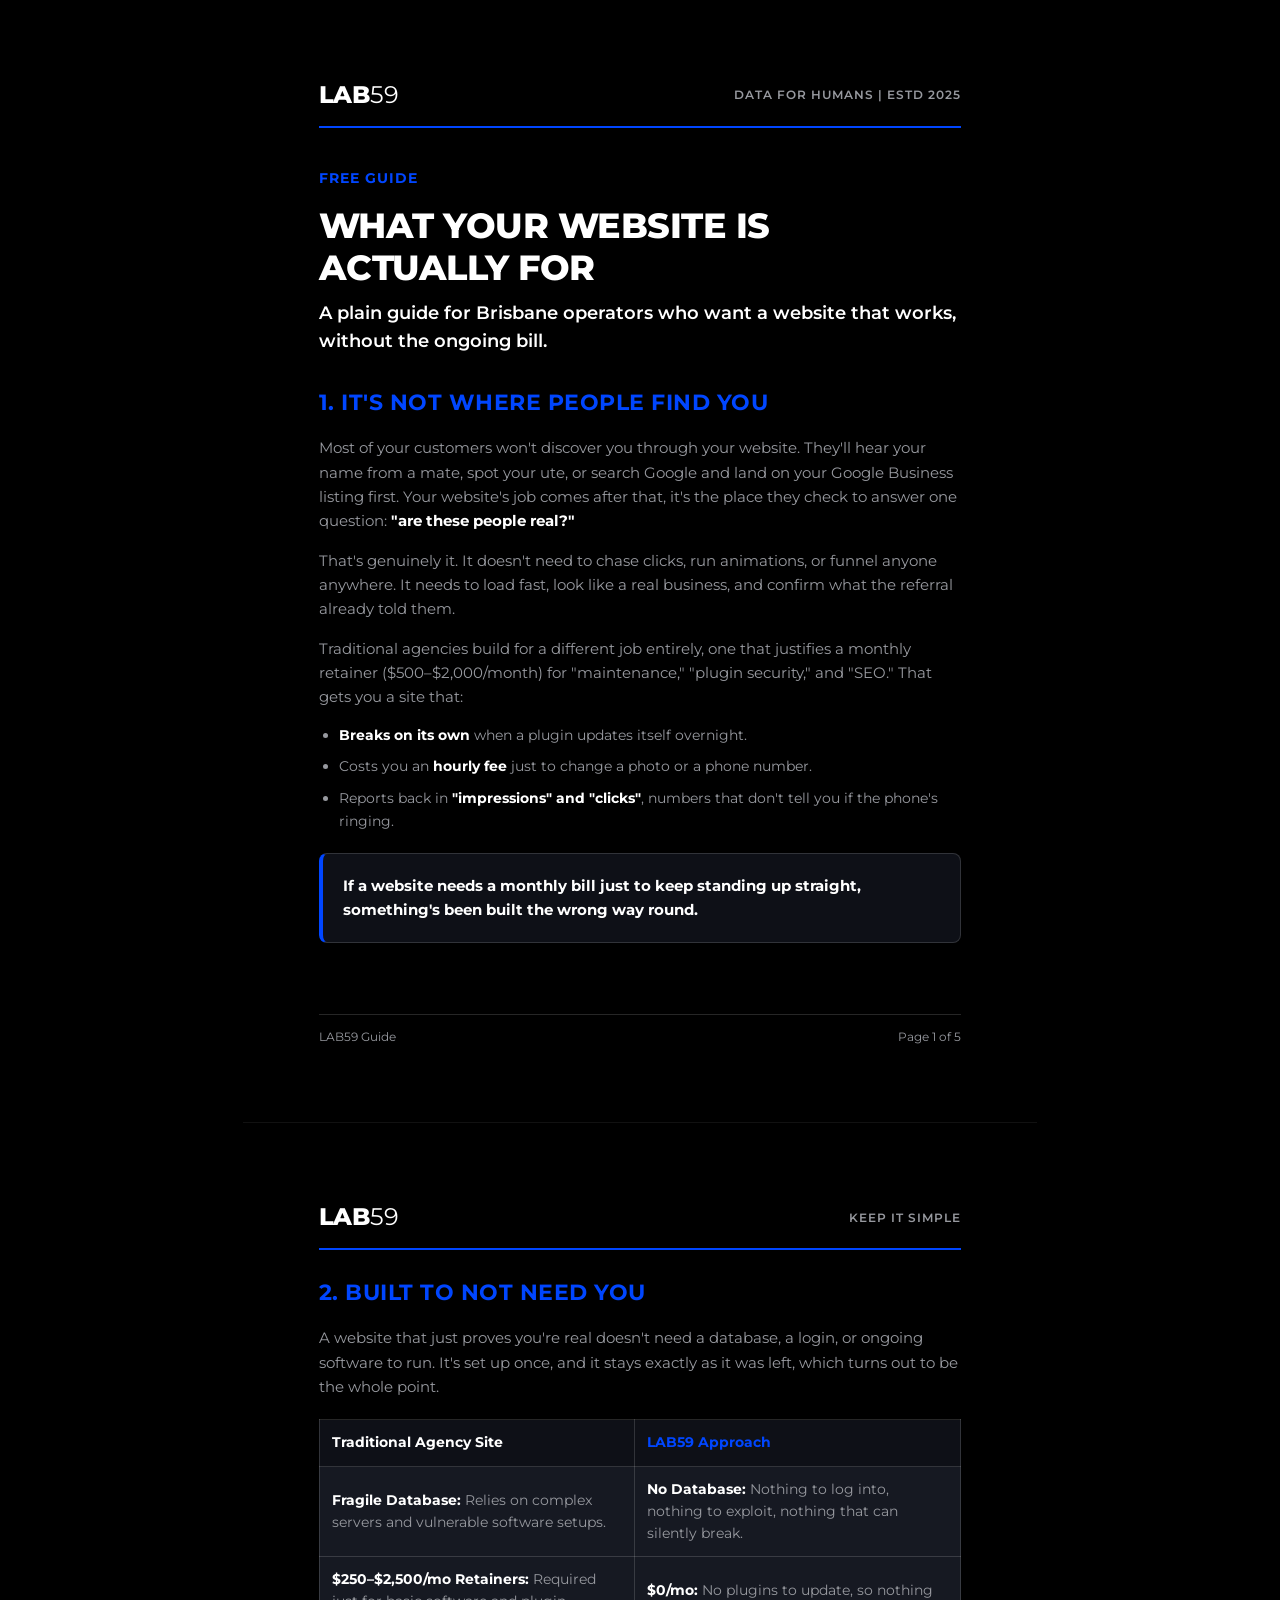
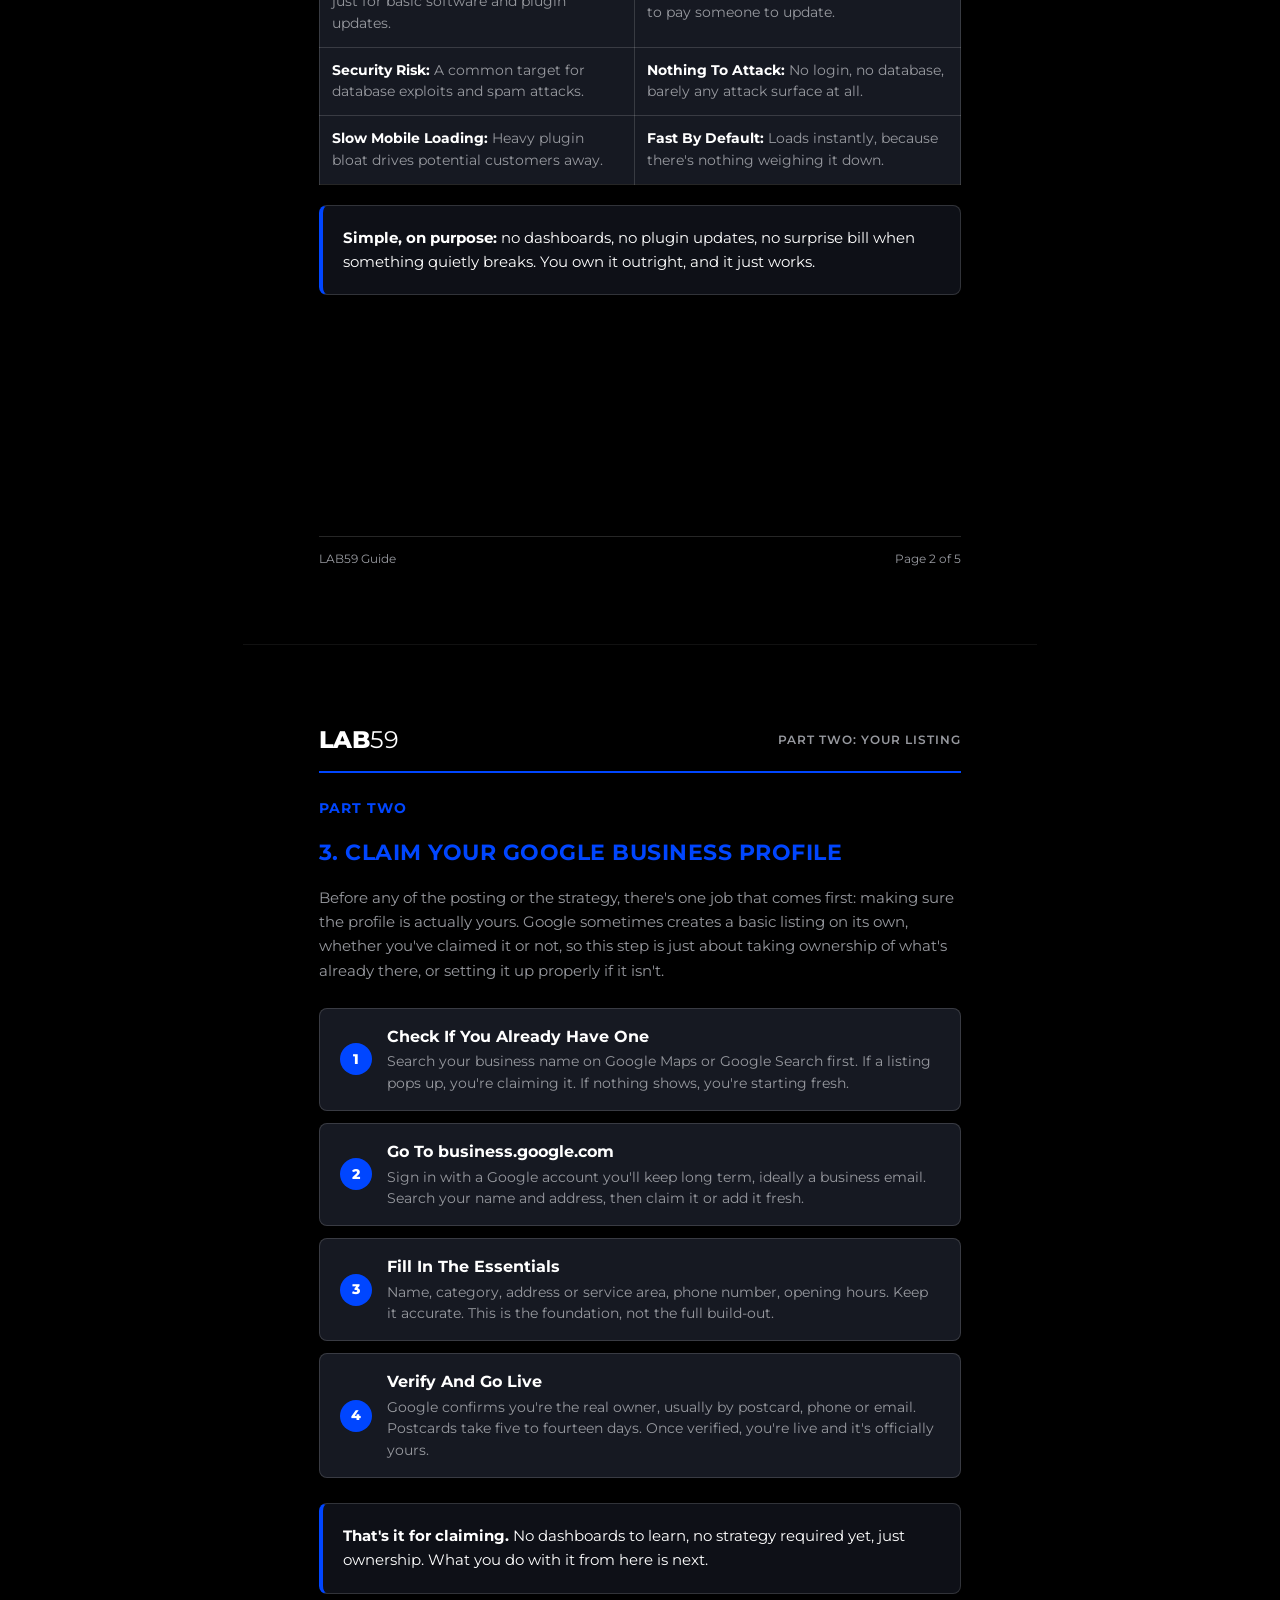
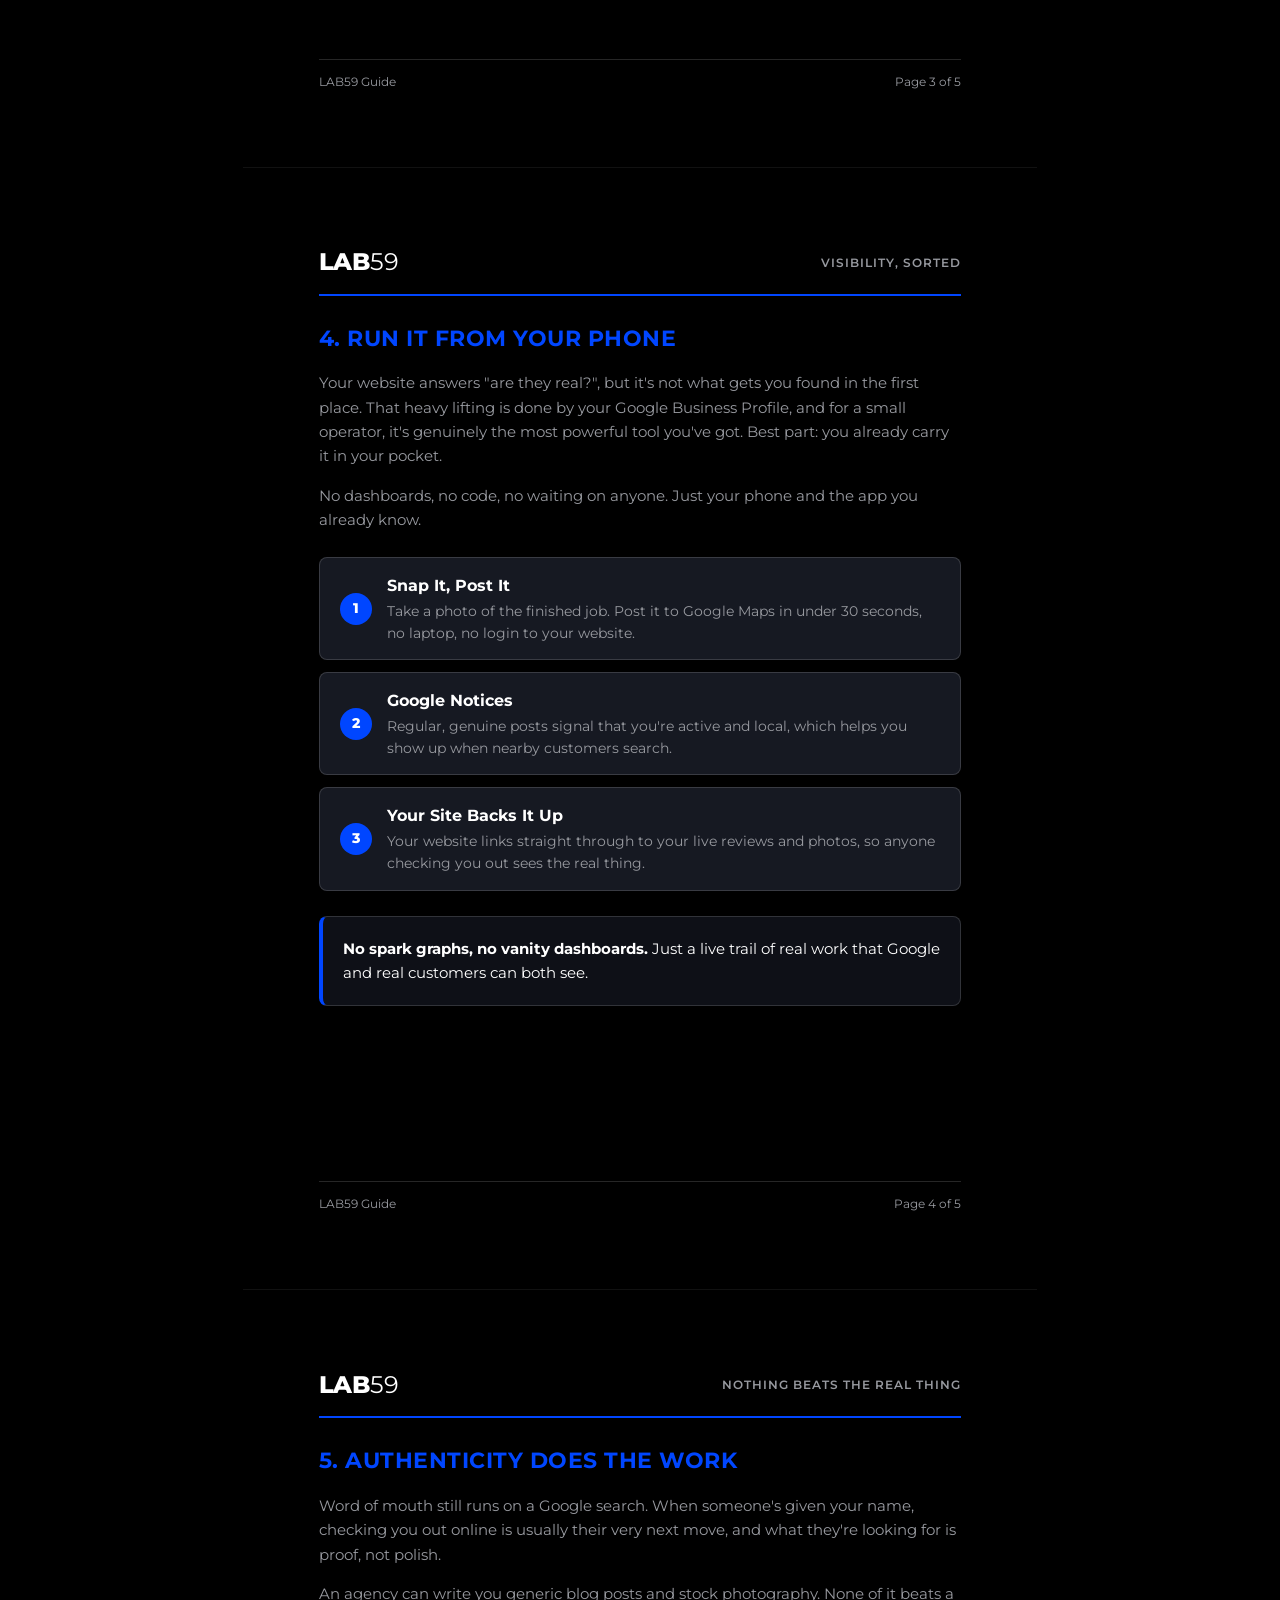
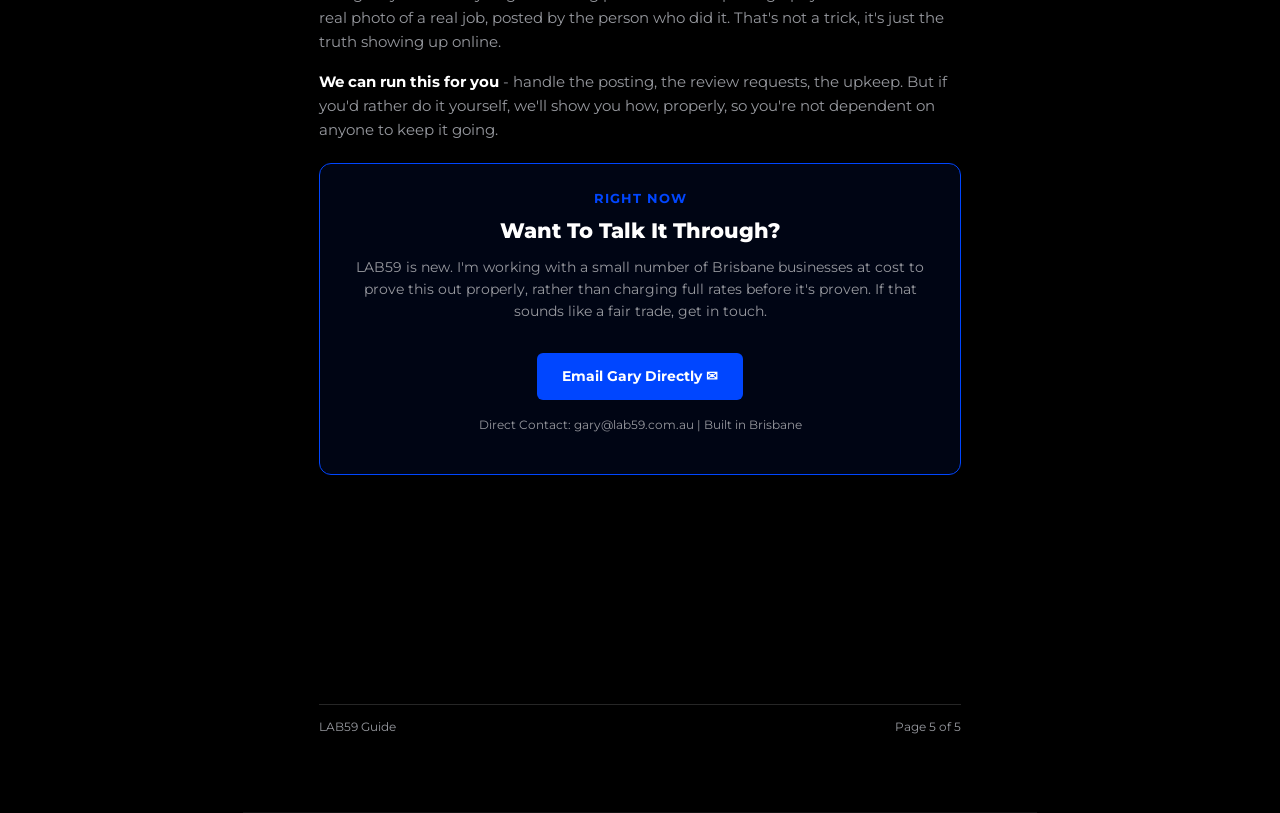
<file: blueprint.html>
<!DOCTYPE html>
<html lang="en">
<head>
    <meta charset="UTF-8">
    <title>The Low-Maintenance Digital Blueprint - LAB59</title>
    <link rel="preconnect" href="https://fonts.googleapis.com">
    <link rel="preconnect" href="https://fonts.gstatic.com" crossorigin>
    <link href="https://fonts.googleapis.com/css2?family=Montserrat:wght@400;600;700;800&display=swap" rel="stylesheet">
    <style>
        /* BRAND BOARD SPECIFICATIONS */
        :root {
            --bg-black: #000000;
            --surface-dark: #0e1017;
            --card-dark: #161922;
            --text-white: #FFFFFF;
            --text-slate: #97999F;
            --accent-blue: #0046FF;
            --border-color: rgba(255, 255, 255, 0.15);
        }

        * {
            margin: 0;
            padding: 0;
            box-sizing: border-box;
        }

        body {
            font-family: 'Montserrat', sans-serif;
            background-color: var(--bg-black);
            color: var(--text-white);
            line-height: 1.6;
            -webkit-print-color-adjust: exact;
            print-color-adjust: exact;
        }

        /* PAGE FORMATTING FOR PDF PRINTING */
        .pdf-page {
            width: 210mm;
            height: 297mm; /* A4 Dimensions */
            padding: 20mm;
            background-color: var(--bg-black);
            position: relative;
            page-break-after: always;
            display: flex;
            flex-direction: column;
            justify-content: space-between;
            overflow: hidden;
            border-bottom: 1px solid #111;
            margin: 0 auto;
        }

        /* HEADER & FOOTER */
        .page-header {
            display: flex;
            justify-content: space-between;
            align-items: center;
            border-bottom: 2px solid var(--accent-blue);
            padding-bottom: 12px;
            margin-bottom: 25px;
        }

        .brand-logo {
            font-size: 1.5rem;
            letter-spacing: -0.5px;
            color: #FFFFFF;
            display: inline-flex;
            align-items: center;
        }

        .brand-logo strong {
            font-weight: 800;
            color: #FFFFFF;
        }

        .brand-logo span {
            font-weight: 400;
            color: #FFFFFF;
            margin-left: 1px;
        }

        .page-tag {
            font-size: 0.75rem;
            color: var(--text-slate);
            text-transform: uppercase;
            letter-spacing: 1px;
            font-weight: 600;
        }

        .page-footer {
            border-top: 1px solid var(--border-color);
            padding-top: 12px;
            display: flex;
            justify-content: space-between;
            font-size: 0.75rem;
            color: var(--text-slate);
        }

        /* TYPOGRAPHY */
        h1 {
            font-size: 2.2rem;
            font-weight: 800;
            line-height: 1.2;
            margin-bottom: 10px;
            letter-spacing: -0.5px;
            color: var(--text-white);
        }

        h2 {
            font-size: 1.4rem;
            font-weight: 700;
            color: var(--accent-blue);
            margin-bottom: 15px;
            text-transform: uppercase;
            letter-spacing: 0.5px;
        }

        p {
            color: var(--text-slate);
            font-size: 0.95rem;
            margin-bottom: 15px;
        }

        p strong, li strong {
            color: var(--text-white);
        }

        .highlight-box {
            background-color: var(--surface-dark);
            border: 1px solid var(--border-color);
            border-left: 4px solid var(--accent-blue);
            padding: 20px;
            border-radius: 8px;
            margin: 20px 0;
        }

        /* COMPARISON TABLE */
        .comparison-table {
            width: 100%;
            border-collapse: collapse;
            margin: 20px 0;
            font-size: 0.85rem;
        }

        .comparison-table th {
            background-color: var(--surface-dark);
            color: var(--text-white);
            padding: 12px;
            text-align: left;
            border: 1px solid var(--border-color);
            font-weight: 700;
        }

        .comparison-table td {
            padding: 12px;
            border: 1px solid var(--border-color);
            color: var(--text-slate);
            background-color: var(--card-dark);
        }

        .comparison-table td strong {
            color: var(--text-white);
        }

        /* WORKFLOW DIAGRAM */
        .workflow-container {
            display: flex;
            flex-direction: column;
            gap: 12px;
            margin: 25px 0;
        }

        .workflow-step {
            background: var(--card-dark);
            border: 1px solid var(--border-color);
            padding: 15px 20px;
            border-radius: 8px;
            display: flex;
            align-items: center;
            gap: 15px;
        }

        .step-num {
            background: var(--accent-blue);
            color: white;
            font-weight: 800;
            width: 32px;
            height: 32px;
            border-radius: 50%;
            display: flex;
            align-items: center;
            justify-content: center;
            flex-shrink: 0;
            font-size: 0.9rem;
        }

        .step-text h4 {
            color: var(--text-white);
            font-size: 1rem;
            margin-bottom: 2px;
        }

        .step-text p {
            margin: 0;
            font-size: 0.85rem;
        }

        /* CTA BOX */
        .cta-container {
            background: rgba(0, 70, 255, 0.08);
            border: 1px solid var(--accent-blue);
            border-radius: 12px;
            padding: 25px;
            text-align: center;
            margin-top: 20px;
        }

        .cta-container h3 {
            color: var(--text-white);
            font-size: 1.3rem;
            margin-bottom: 10px;
            font-weight: 800;
        }

        .btn-fake {
            display: inline-block;
            background: var(--accent-blue);
            color: #fff;
            font-weight: 700;
            padding: 12px 25px;
            border-radius: 6px;
            text-decoration: none;
            margin-top: 15px;
            font-size: 0.9rem;
        }

        /* MEDIA PRINT SETTINGS */
        @media print {
            body {
                background-color: var(--bg-black);
            }
            .pdf-page {
                margin: 0;
                border: none;
                height: 297mm;
                width: 210mm;
            }
        }
    </style>
</head>
<body>

    <div class="pdf-page">
        <div>
            <div class="page-header">
                <div class="brand-logo"><strong>LAB</strong><span>59</span></div>
                <div class="page-tag">Data for Humans | Estd 2025</div>
            </div>

            <div style="margin-top: 40px;">
                <p style="color: var(--accent-blue); font-weight: 700; letter-spacing: 1px; text-transform: uppercase; font-size: 0.85rem;">Free Guide</p>
                <h1>WHAT YOUR WEBSITE IS ACTUALLY FOR</h1>
                <p style="font-size: 1.1rem; color: var(--text-white); font-weight: 600; margin-bottom: 30px;">
                    A plain guide for Brisbane operators who want a website that works, without the ongoing bill.
                </p>

                <h2>1. It's Not Where People Find You</h2>
                <p>Most of your customers won't discover you through your website. They'll hear your name from a mate, spot your ute, or search Google and land on your Google Business listing first. Your website's job comes after that, it's the place they check to answer one question: <strong>"are these people real?"</strong></p>
                
                <p>That's genuinely it. It doesn't need to chase clicks, run animations, or funnel anyone anywhere. It needs to load fast, look like a real business, and confirm what the referral already told them.</p>

                <p>Traditional agencies build for a different job entirely, one that justifies a monthly retainer ($500–$2,000/month) for "maintenance," "plugin security," and "SEO." That gets you a site that:</p>
                
                <ul style="color: var(--text-slate); margin-left: 20px; margin-bottom: 20px; font-size: 0.9rem;">
                    <li style="margin-bottom: 8px;"><strong>Breaks on its own</strong> when a plugin updates itself overnight.</li>
                    <li style="margin-bottom: 8px;">Costs you an <strong>hourly fee</strong> just to change a photo or a phone number.</li>
                    <li style="margin-bottom: 8px;">Reports back in <strong>"impressions" and "clicks"</strong>, numbers that don't tell you if the phone's ringing.</li>
                </ul>

                <div class="highlight-box">
                    <p style="color: var(--text-white); font-weight: 700; margin: 0;">
                        If a website needs a monthly bill just to keep standing up straight, something's been built the wrong way round.
                    </p>
                </div>
            </div>
        </div>

        <div class="page-footer">
            <span>LAB59 Guide</span>
            <span>Page 1 of 5</span>
        </div>
    </div>

    <div class="pdf-page">
        <div>
            <div class="page-header">
                <div class="brand-logo"><strong>LAB</strong><span>59</span></div>
                <div class="page-tag">Keep It Simple</div>
            </div>

            <h2>2. Built To Not Need You</h2>
            <p>A website that just proves you're real doesn't need a database, a login, or ongoing software to run. It's set up once, and it stays exactly as it was left, which turns out to be the whole point.</p>

            <table class="comparison-table">
                <thead>
                    <tr>
                        <th>Traditional Agency Site</th>
                        <th style="color: var(--accent-blue);">LAB59 Approach</th>
                    </tr>
                </thead>
                <tbody>
                    <tr>
                        <td><strong>Fragile Database:</strong> Relies on complex servers and vulnerable software setups.</td>
                        <td><strong>No Database:</strong> Nothing to log into, nothing to exploit, nothing that can silently break.</td>
                    </tr>
                    <tr>
                        <td><strong>$250–$2,500/mo Retainers:</strong> Required just for basic software and plugin updates.</td>
                        <td><strong>$0/mo:</strong> No plugins to update, so nothing to pay someone to update.</td>
                    </tr>
                    <tr>
                        <td><strong>Security Risk:</strong> A common target for database exploits and spam attacks.</td>
                        <td><strong>Nothing To Attack:</strong> No login, no database, barely any attack surface at all.</td>
                    </tr>
                    <tr>
                        <td><strong>Slow Mobile Loading:</strong> Heavy plugin bloat drives potential customers away.</td>
                        <td><strong>Fast By Default:</strong> Loads instantly, because there's nothing weighing it down.</td>
                    </tr>
                </tbody>
            </table>

            <div class="highlight-box">
                <p style="color: var(--text-white); margin: 0;">
                    <strong>Simple, on purpose:</strong> no dashboards, no plugin updates, no surprise bill when something quietly breaks. You own it outright, and it just works.
                </p>
            </div>
        </div>

        <div class="page-footer">
            <span>LAB59 Guide</span>
            <span>Page 2 of 5</span>
        </div>
    </div>

    <div class="pdf-page">
        <div>
            <div class="page-header">
                <div class="brand-logo"><strong>LAB</strong><span>59</span></div>
                <div class="page-tag">Part Two: Your Listing</div>
            </div>

            <p style="color: var(--accent-blue); font-weight: 700; letter-spacing: 1px; text-transform: uppercase; font-size: 0.85rem;">Part Two</p>
            <h2>3. Claim Your Google Business Profile</h2>
            <p>Before any of the posting or the strategy, there's one job that comes first: making sure the profile is actually yours. Google sometimes creates a basic listing on its own, whether you've claimed it or not, so this step is just about taking ownership of what's already there, or setting it up properly if it isn't.</p>

            <div class="workflow-container">
                <div class="workflow-step">
                    <div class="step-num">1</div>
                    <div class="step-text">
                        <h4>Check If You Already Have One</h4>
                        <p>Search your business name on Google Maps or Google Search first. If a listing pops up, you're claiming it. If nothing shows, you're starting fresh.</p>
                    </div>
                </div>

                <div class="workflow-step">
                    <div class="step-num">2</div>
                    <div class="step-text">
                        <h4>Go To business.google.com</h4>
                        <p>Sign in with a Google account you'll keep long term, ideally a business email. Search your name and address, then claim it or add it fresh.</p>
                    </div>
                </div>

                <div class="workflow-step">
                    <div class="step-num">3</div>
                    <div class="step-text">
                        <h4>Fill In The Essentials</h4>
                        <p>Name, category, address or service area, phone number, opening hours. Keep it accurate. This is the foundation, not the full build-out.</p>
                    </div>
                </div>

                <div class="workflow-step">
                    <div class="step-num">4</div>
                    <div class="step-text">
                        <h4>Verify And Go Live</h4>
                        <p>Google confirms you're the real owner, usually by postcard, phone or email. Postcards take five to fourteen days. Once verified, you're live and it's officially yours.</p>
                    </div>
                </div>
            </div>

            <div class="highlight-box">
                <p style="color: var(--text-white); margin: 0;">
                    <strong>That's it for claiming.</strong> No dashboards to learn, no strategy required yet, just ownership. What you do with it from here is next.
                </p>
            </div>
        </div>

        <div class="page-footer">
            <span>LAB59 Guide</span>
            <span>Page 3 of 5</span>
        </div>
    </div>

    <div class="pdf-page">
        <div>
            <div class="page-header">
                <div class="brand-logo"><strong>LAB</strong><span>59</span></div>
                <div class="page-tag">Visibility, Sorted</div>
            </div>

            <h2>4. Run It From Your Phone</h2>
            <p>Your website answers "are they real?", but it's not what gets you found in the first place. That heavy lifting is done by your Google Business Profile, and for a small operator, it's genuinely the most powerful tool you've got. Best part: you already carry it in your pocket.</p>

            <p>No dashboards, no code, no waiting on anyone. Just your phone and the app you already know.</p>

            <div class="workflow-container">
                <div class="workflow-step">
                    <div class="step-num">1</div>
                    <div class="step-text">
                        <h4>Snap It, Post It</h4>
                        <p>Take a photo of the finished job. Post it to Google Maps in under 30 seconds, no laptop, no login to your website.</p>
                    </div>
                </div>

                <div class="workflow-step">
                    <div class="step-num">2</div>
                    <div class="step-text">
                        <h4>Google Notices</h4>
                        <p>Regular, genuine posts signal that you're active and local, which helps you show up when nearby customers search.</p>
                    </div>
                </div>

                <div class="workflow-step">
                    <div class="step-num">3</div>
                    <div class="step-text">
                        <h4>Your Site Backs It Up</h4>
                        <p>Your website links straight through to your live reviews and photos, so anyone checking you out sees the real thing.</p>
                    </div>
                </div>
            </div>

            <div class="highlight-box">
                <p style="color: var(--text-white); margin: 0;">
                    <strong>No spark graphs, no vanity dashboards.</strong> Just a live trail of real work that Google and real customers can both see.
                </p>
            </div>
        </div>

        <div class="page-footer">
            <span>LAB59 Guide</span>
            <span>Page 4 of 5</span>
        </div>
    </div>

    <div class="pdf-page">
        <div>
            <div class="page-header">
                <div class="brand-logo"><strong>LAB</strong><span>59</span></div>
                <div class="page-tag">Nothing Beats The Real Thing</div>
            </div>

            <h2>5. Authenticity Does The Work</h2>
            <p>Word of mouth still runs on a Google search. When someone's given your name, checking you out online is usually their very next move, and what they're looking for is proof, not polish.</p>

            <p>An agency can write you generic blog posts and stock photography. None of it beats a real photo of a real job, posted by the person who did it. That's not a trick, it's just the truth showing up online.</p>

            <p><strong>We can run this for you</strong> - handle the posting, the review requests, the upkeep. But if you'd rather do it yourself, we'll show you how, properly, so you're not dependent on anyone to keep it going.</p>

            <div class="cta-container">
                <p style="color: var(--accent-blue); font-weight: 700; text-transform: uppercase; font-size: 0.8rem; letter-spacing: 1px; margin-bottom: 5px;">Right Now</p>
                <h3>Want To Talk It Through?</h3>
                <p style="font-size: 0.85rem; color: var(--text-slate);">
                    LAB59 is new. I'm working with a small number of Brisbane businesses at cost to prove this out properly, rather than charging full rates before it's proven. If that sounds like a fair trade, get in touch.
                </p>
				<a href="mailto:gary@lab59.com.au?subject=LAB59%20Engagement%20Inquiry" class="btn-fake">Email Gary Directly ✉</a>
                <p style="margin-top: 15px; font-size: 0.75rem; color: var(--text-slate);">Direct Contact: gary@lab59.com.au | Built in Brisbane</p>
            </div>
        </div>

        <div class="page-footer">
            <span>LAB59 Guide</span>
            <span>Page 5 of 5</span>
        </div>
    </div>

</body>
</html>
</file>
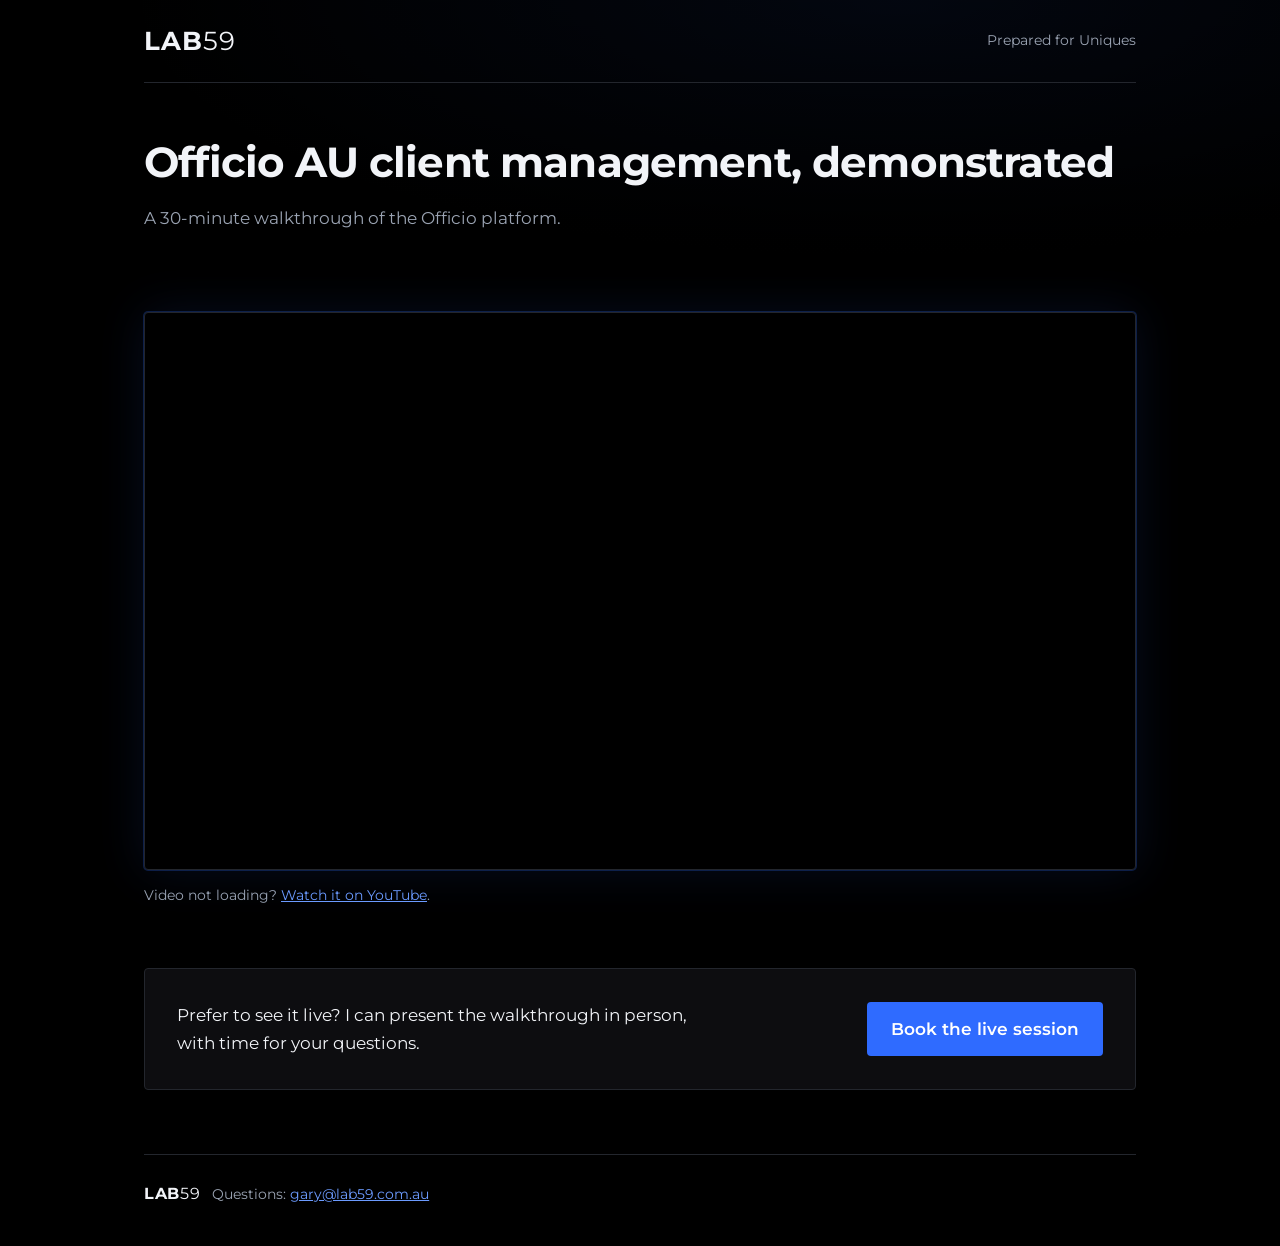
<file: officio.html>
<!DOCTYPE html>
<html lang="en">
<head>
<meta charset="utf-8">
<meta name="viewport" content="width=device-width, initial-scale=1">
<title>Officio AU client management demo | LAB59</title>
<meta name="description" content="A 30-minute product demonstration of the Officio AU client management feature, prepared by LAB59.">
<meta name="robots" content="noindex, nofollow">
<link rel="preconnect" href="https://fonts.googleapis.com">
<link rel="preconnect" href="https://fonts.gstatic.com" crossorigin>
<link href="https://fonts.googleapis.com/css2?family=Montserrat:wght@400;600;700&display=swap" rel="stylesheet">
<style>
  :root {
    --bg: #000000;
    --panel: #0d0d10;
    --ink: #f2f4f8;
    --muted: #9aa3b2;
    --line: #23262d;
    --accent: #2f6bff;        /* Electric Blue: swap for the exact hex from the lab59.com.au CSS */
    --accent-text: #6c9bff;
    --accent-ink: #ffffff;
  }
  * { box-sizing: border-box; }
  html { scroll-behavior: smooth; }
  body {
    margin: 0; background: var(--bg); color: var(--ink);
    font-family: "Montserrat", system-ui, -apple-system, "Segoe UI", sans-serif;
    font-size: 17px; line-height: 1.65;
  }
  .wrap { max-width: 1040px; margin: 0 auto; padding: 0 24px; }
  .hero {
    position: relative; overflow: hidden;
    background: radial-gradient(ellipse at 70% 0%, rgba(47,107,255,.22), transparent 60%), var(--bg);
  }
  .hero video {
    position: absolute; inset: 0; width: 100%; height: 100%; object-fit: cover;
    opacity: .9;
  }
  .hero .shade {
    position: absolute; inset: 0;
    background:
      linear-gradient(to bottom, rgba(0,0,0,.72) 0%, rgba(0,0,0,.78) 55%, var(--bg) 100%);
  }
  .hero .wrap { position: relative; z-index: 1; padding-bottom: 72px; }
  .hero .lede { margin-bottom: 0; }
  @media (max-width: 700px), (prefers-reduced-motion: reduce) {
    .hero video { display: none; }
  }
  header.top {
    display: flex; justify-content: space-between; align-items: center;
    padding: 28px 0; border-bottom: 1px solid var(--line);
  }
  .brand-logo { font-size: 1.6rem; letter-spacing: .04em; line-height: 1; }
  .brand-logo .lab { font-weight: 700; }
  .brand-logo .num { font-weight: 400; }
  a.brand-logo { color: var(--ink); text-decoration: none; }
  a.brand-logo:hover { color: var(--accent-text); }
  a.brand-logo:focus-visible { outline: 3px solid var(--accent-text); outline-offset: 4px; }
  .for { color: var(--muted); font-size: .9rem; }
  h1 {
    font-weight: 700; font-size: clamp(1.8rem, 4vw, 2.6rem);
    line-height: 1.15; letter-spacing: -.02em;
    margin: 56px 0 18px; max-width: none;
  }
  .lede { max-width: 60ch; color: var(--muted); margin: 0 0 36px; }
  main { padding-top: 8px; }
  .player {
    position: relative; width: 100%; aspect-ratio: 16 / 9;
    background: #000; border: 1px solid var(--line); border-radius: 4px; overflow: hidden;
    box-shadow: 0 0 0 1px rgba(47,107,255,.25), 0 0 48px rgba(47,107,255,.12);
  }
  .player iframe { position: absolute; inset: 0; width: 100%; height: 100%; border: 0; }
  .fallback { margin: 14px 0 0; font-size: .9rem; color: var(--muted); }
  a { color: var(--accent-text); }
  section { padding: 60px 0 0; }
  h2 { font-weight: 600; font-size: 1.4rem; margin: 0 0 16px; letter-spacing: -.01em; }
  .chapters { list-style: none; margin: 0; padding: 0; border-top: 1px solid var(--line); }
  .chapters li { border-bottom: 1px solid var(--line); }
  .chapters button {
    all: unset; box-sizing: border-box; cursor: pointer; width: 100%;
    display: grid; grid-template-columns: 5.5rem 1fr; gap: 12px; padding: 14px 8px;
  }
  .chapters button:hover { background: var(--panel); }
  .chapters button:focus-visible { outline: 3px solid var(--accent-text); outline-offset: -3px; }
  .chapters .time { font-variant-numeric: tabular-nums; color: var(--accent-text); font-weight: 600; }
  .cta {
    margin-top: 60px; padding: 32px; background: var(--panel);
    border: 1px solid var(--line); border-radius: 4px;
    display: flex; flex-wrap: wrap; gap: 20px; align-items: center; justify-content: space-between;
  }
  .cta p { margin: 0; max-width: 50ch; }
  .btn {
    display: inline-block; background: var(--accent); color: var(--accent-ink);
    padding: 13px 24px; border-radius: 4px; text-decoration: none; font-weight: 600;
  }
  .btn:hover { filter: brightness(1.12); }
  .btn:focus-visible { outline: 3px solid var(--ink); outline-offset: 3px; }
  footer { margin-top: 64px; padding: 28px 0 40px; border-top: 1px solid var(--line); color: var(--muted); font-size: .85rem; }
  footer .brand-logo { font-size: 1rem; margin-right: 8px; }
  [hidden] { display: none !important; }
</style>
</head>
<body>
<div class="hero">
  <video id="bg" muted loop playsinline autoplay preload="none" aria-hidden="true" tabindex="-1"></video>
  <div class="shade"></div>
  <div class="wrap">
    <header class="top">
      <a class="brand-logo" href="https://www.lab59.com.au" target="_blank" rel="noopener" aria-label="LAB59 home"><span class="lab">LAB</span><span class="num">59</span></a>
      <span class="for">Prepared for Uniques</span>
    </header>
    <h1>Officio AU client management, demonstrated</h1>
    <p class="lede">
      A 30-minute walkthrough of the Officio platform.
    </p>
  </div>
</div>

<div class="wrap">
  <main>
    <div class="player">
      <iframe
        id="player"
        title="Officio AU client management demo"
        src="https://www.youtube-nocookie.com/embed/kR3-jUEsX4A?rel=0"
        allow="accelerometer; encrypted-media; picture-in-picture; fullscreen"
        allowfullscreen
        referrerpolicy="strict-origin-when-cross-origin"></iframe>
    </div>
    <p class="fallback">
      Video not loading? <a href="https://youtu.be/kR3-jUEsX4A" target="_blank" rel="noopener">Watch it on YouTube</a>.
    </p>

    <section id="chapters-section" hidden>
      <h2>Jump to a section</h2>
      <ul class="chapters" id="chapters"></ul>
    </section>

    <div class="cta">
      <p>Prefer to see it live? I can present the walkthrough in person, with time for your questions.</p>
      <a class="btn" id="book" href="#">Book the live session</a>
    </div>
  </main>

  <footer>
    <a class="brand-logo" href="https://www.lab59.com.au" target="_blank" rel="noopener" aria-label="LAB59 home"><span class="lab">LAB</span><span class="num">59</span></a>
    Questions: <a id="mail" href="#"></a>
  </footer>
</div>

<script>
  // ---- Edit these values ----
  const CONFIG = {
    videoId: "kR3-jUEsX4A",
    heroVideo: "assets/img/background.mp4",   // keep under ~5 MB
    email: "gary@lab59.com.au",
    // Add chapters when you have them: seconds from start + label.
    // Example: { t: 0, label: "Introduction" }, { t: 200, label: "Client records" }
    chapters: []
  };
  // ---------------------------

  const fmt = s => {
    const h = Math.floor(s / 3600), m = Math.floor((s % 3600) / 60), sec = s % 60;
    const mm = h ? String(m).padStart(2, "0") : String(m);
    return (h ? h + ":" : "") + mm + ":" + String(sec).padStart(2, "0");
  };

  // Hero background video: only loads on larger screens without reduced-motion set
  if (window.matchMedia("(min-width: 701px) and (prefers-reduced-motion: no-preference)").matches) {
    const bg = document.getElementById("bg");
    bg.src = CONFIG.heroVideo;
    bg.play().catch(() => {});
  }

  const mail = document.getElementById("mail");
  mail.textContent = CONFIG.email;
  mail.href = "mailto:" + CONFIG.email;
  document.getElementById("book").href =
    "mailto:" + CONFIG.email + "?subject=" + encodeURIComponent("Officio AU demo: live session");

  if (CONFIG.chapters.length) {
    const list = document.getElementById("chapters");
    CONFIG.chapters.forEach(c => {
      const li = document.createElement("li");
      const b = document.createElement("button");
      b.type = "button";
      b.innerHTML = '<span class="time"></span><span></span>';
      b.children[0].textContent = fmt(c.t);
      b.children[1].textContent = c.label;
      b.addEventListener("click", () => {
        const p = document.getElementById("player");
        p.src = "https://www.youtube-nocookie.com/embed/" + CONFIG.videoId + "?rel=0&autoplay=1&start=" + c.t;
        p.scrollIntoView({ behavior: "smooth", block: "center" });
      });
      li.appendChild(b);
      list.appendChild(li);
    });
    document.getElementById("chapters-section").hidden = false;
  }
</script>
</body>
</html>
</file>
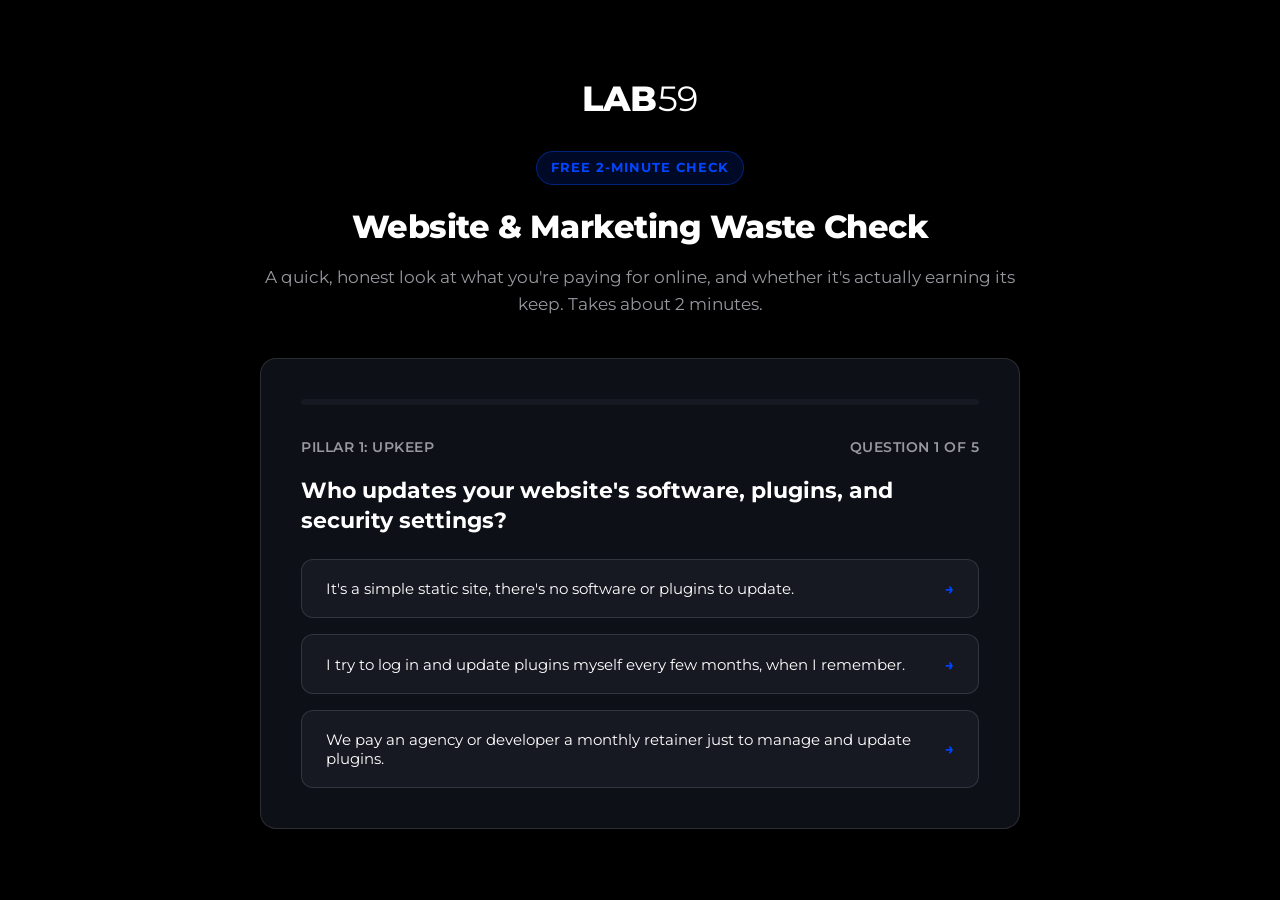
<file: archive/audit.html>
<!DOCTYPE html>
<html lang="en">
<head>
    <meta charset="UTF-8">
    <meta name="viewport" content="width=device-width, initial-scale=1.0">
    <title>Website & Marketing Waste Check | LAB59</title>
    <link rel="preconnect" href="https://fonts.googleapis.com">
    <link rel="preconnect" href="https://fonts.gstatic.com" crossorigin>
    <link href="https://fonts.googleapis.com/css2?family=Montserrat:wght@400;600;700;800&display=swap" rel="stylesheet">
    <style>
        :root {
            --color-background: #000000;
            --color-surface: #0e1017;
            --color-card: #161922;
            --color-text: #FFFFFF;
            --color-text-secondary: #97999F;
            --color-primary: #0046FF;
            --color-primary-hover: #1f5eff;
            --color-border: rgba(255, 255, 255, 0.12);
            --shadow-md: 0 12px 32px rgba(0, 0, 0, 0.6);
        }

        * {
            margin: 0;
            padding: 0;
            box-sizing: border-box;
        }

        body {
            font-family: 'Montserrat', -apple-system, BlinkMacSystemFont, 'Segoe UI', Roboto, sans-serif;
            background: var(--color-background);
            color: var(--color-text);
            line-height: 1.6;
            padding: 2rem 1rem;
            min-height: 100vh;
            display: flex;
            justify-content: center;
            align-items: center;
        }

        .container {
            max-width: 760px;
            width: 100%;
            margin: 0 auto;
        }

        .brand-logo-header {
            text-align: center;
            margin-bottom: 1.5rem;
            font-size: 2.2rem;
            color: #FFFFFF;
            letter-spacing: -0.5px;
        }

        .brand-logo-header strong {
            font-weight: 800;
            color: #FFFFFF;
        }

        .brand-logo-header span {
            font-weight: 400;
            color: #FFFFFF;
            margin-left: 1px;
        }

        .header {
            text-align: center;
            margin-bottom: 2.5rem;
        }

        .badge {
            display: inline-block;
            padding: 0.35rem 0.85rem;
            background: rgba(0, 70, 255, 0.15);
            color: var(--color-primary);
            border: 1px solid rgba(0, 70, 255, 0.4);
            border-radius: 50px;
            font-size: 0.8rem;
            font-weight: 700;
            letter-spacing: 1px;
            text-transform: uppercase;
            margin-bottom: 1rem;
        }

        .header h1 {
            font-size: 2rem;
            font-weight: 800;
            color: var(--color-text);
            margin-bottom: 0.75rem;
            letter-spacing: -0.5px;
        }

        .header p {
            color: var(--color-text-secondary);
            font-size: 1.05rem;
        }

        .card {
            background: var(--color-surface);
            border: 1px solid var(--color-border);
            border-radius: 16px;
            padding: 2.5rem;
            box-shadow: var(--shadow-md);
            position: relative;
        }

        .progress-bar-container {
            width: 100%;
            height: 6px;
            background: var(--color-card);
            border-radius: 10px;
            margin-bottom: 2rem;
            overflow: hidden;
        }

        .progress-bar {
            height: 100%;
            background: var(--color-primary);
            width: 0%;
            transition: width 0.3s ease;
        }

        .question-meta {
            display: flex;
            justify-content: space-between;
            align-items: center;
            margin-bottom: 1rem;
            font-size: 0.85rem;
            color: var(--color-text-secondary);
            text-transform: uppercase;
            letter-spacing: 0.5px;
            font-weight: 600;
        }

        .question-title {
            font-size: 1.35rem;
            font-weight: 700;
            margin-bottom: 1.5rem;
            color: var(--color-text);
            line-height: 1.4;
        }

        .options-grid {
            display: flex;
            flex-direction: column;
            gap: 1rem;
        }

        .option-btn {
            background: var(--color-card);
            border: 1px solid var(--color-border);
            border-radius: 12px;
            padding: 1.2rem 1.5rem;
            text-align: left;
            color: var(--color-text);
            font-size: 0.95rem;
            font-family: 'Montserrat', sans-serif;
            cursor: pointer;
            transition: all 0.2s ease;
            display: flex;
            justify-content: space-between;
            align-items: center;
        }

        .option-btn:hover {
            border-color: var(--color-primary);
            background: rgba(0, 70, 255, 0.08);
            transform: translateY(-2px);
        }

        .score-circle {
            width: 130px;
            height: 130px;
            border-radius: 50%;
            border: 5px solid var(--color-primary);
            display: flex;
            flex-direction: column;
            justify-content: center;
            align-items: center;
            margin: 0 auto 1.5rem auto;
            background: var(--color-card);
            box-shadow: 0 0 20px rgba(0, 70, 255, 0.25);
        }

        .score-circle .percent {
            font-size: 2.2rem;
            font-weight: 800;
            color: var(--color-text);
            line-height: 1;
        }

        .score-circle .label {
            font-size: 0.7rem;
            color: var(--color-text-secondary);
            text-transform: uppercase;
            margin-top: 4px;
            font-weight: 600;
        }

        .results-container {
            display: none;
            text-align: center;
        }

        .results-container.show {
            display: block;
        }

        .maturity-title {
            font-size: 1.6rem;
            font-weight: 800;
            margin-bottom: 0.75rem;
            color: #FFFFFF;
        }

        .maturity-desc {
            color: var(--color-text-secondary);
            font-size: 1.05rem;
            margin-bottom: 2rem;
            max-width: 600px;
            margin-left: auto;
            margin-right: auto;
        }

        .recommendations {
            text-align: left;
            background: var(--color-card);
            border-radius: 12px;
            padding: 1.5rem;
            border: 1px solid var(--color-border);
            margin-bottom: 2rem;
        }

        .recommendations h3 {
            font-size: 1rem;
            margin-bottom: 1rem;
            color: var(--color-primary);
            text-transform: uppercase;
            letter-spacing: 0.5px;
            font-weight: 700;
        }

        .recommendation-item {
            margin-bottom: 1rem;
            padding-bottom: 1rem;
            border-bottom: 1px solid var(--color-border);
        }

        .recommendation-item:last-child {
            margin-bottom: 0;
            padding-bottom: 0;
            border-bottom: none;
        }

        .recommendation-item strong {
            display: block;
            color: var(--color-text);
            margin-bottom: 0.25rem;
        }

        .cta-box {
            background: rgba(0, 70, 255, 0.08);
            border: 1px solid var(--color-primary);
            border-radius: 12px;
            padding: 1.75rem;
            margin-top: 2rem;
        }

        .cta-box h4 {
            font-size: 1.25rem;
            margin-bottom: 0.5rem;
            color: var(--color-text);
            font-weight: 700;
        }

        .cta-box p {
            font-size: 0.95rem;
            color: var(--color-text-secondary);
            margin-bottom: 1.25rem;
        }

        .btn {
            display: inline-block;
            background: var(--color-primary);
            color: #fff;
            font-weight: 700;
            padding: 0.9rem 2rem;
            border-radius: 8px;
            text-decoration: none;
            border: none;
            cursor: pointer;
            transition: background 0.2s ease;
            font-size: 1rem;
            font-family: 'Montserrat', sans-serif;
        }

        .btn:hover {
            background: var(--color-primary-hover);
        }

        .btn-reset {
            background: transparent;
            border: 1px solid var(--color-border);
            color: var(--color-text-secondary);
            margin-top: 1.5rem;
        }

        .btn-reset:hover {
            background: var(--color-card);
            color: var(--color-text);
        }

        .hidden {
            display: none !important;
        }
    </style>
</head>
<body>

    <div class="container">
        <div class="brand-logo-header"><strong>LAB</strong><span>59</span></div>
        
        <div class="header">
            <span class="badge">Free 2-Minute Check</span>
            <h1>Website & Marketing Waste Check</h1>
            <p>A quick, honest look at what you're paying for online, and whether it's actually earning its keep. Takes about 2 minutes.</p>
        </div>

        <div class="card">
            <div id="questionnaire">
                <div class="progress-bar-container">
                    <div class="progress-bar" id="progressBar"></div>
                </div>

                <div class="question-meta">
                    <span id="pillarTag">Pillar 1: Upkeep</span>
                    <span id="questionCounter">Question 1 of 5</span>
                </div>

                <div class="question-title" id="questionTitle">Loading question...</div>

                <div class="options-grid" id="optionsGrid"></div>
            </div>

            <div id="results" class="results-container">
                <div class="score-circle" id="scoreCircle">
                    <span class="percent" id="scorePercent">0%</span>
                    <span class="label">Efficiency Score</span>
                </div>

                <div class="maturity-title" id="maturityLevel">Calculating...</div>
                <div class="maturity-desc" id="maturityDescription">Please wait while we evaluate your answers.</div>

                <div class="recommendations" id="recommendations"></div>

                <div class="cta-box">
                    <h4>Cut the Extra Spend</h4>
                    <p>Download the plain-English guide on how small businesses build a website and online presence that runs itself, without a monthly retainer attached.</p>
                    <a href="blueprint.html" class="btn">Download the Blueprint</a>
                </div>

                <button class="btn btn-reset" onclick="resetAssessment()">Take It Again</button>
            </div>
        </div>
    </div>

    <script>
        const questions = [
            {
                pillar: "PILLAR 1: UPKEEP",
                title: "Who updates your website's software, plugins, and security settings?",
                options: [
                    { text: "It's a simple static site, there's no software or plugins to update.", pts: 5 },
                    { text: "I try to log in and update plugins myself every few months, when I remember.", pts: 3 },
                    { text: "We pay an agency or developer a monthly retainer just to manage and update plugins.", pts: 1 }
                ]
            },
            {
                pillar: "PILLAR 1: UPKEEP",
                title: "How do you add fresh photos or recent job examples?",
                options: [
                    { text: "Straight from my phone through the Google Business app, takes under 30 seconds.", pts: 5 },
                    { text: "I log into a website dashboard (like WordPress) and resize and upload images myself.", pts: 3 },
                    { text: "I email photos to a web developer and wait a week, then get a bill.", pts: 1 }
                ]
            },
            {
                pillar: "PILLAR 2: WHAT YOU'RE PAYING FOR",
                title: "How much are you currently paying in ongoing monthly 'marketing or SEO' retainers?",
                options: [
                    { text: "$0. I own everything outright and it keeps bringing in work without ongoing fees.", pts: 5 },
                    { text: "Under $100 to $200 for essential domain hosting and basic subscriptions.", pts: 3 },
                    { text: "$500 to $2,000+ a month to an agency, and I'm not entirely sure what they deliver.", pts: 1 }
                ]
            },
            {
                pillar: "PILLAR 2: WHAT YOU'RE PAYING FOR",
                title: "How do you know if your website and marketing are actually working?",
                options: [
                    { text: "By real results: phone calls, direction requests, and bookings.", pts: 5 },
                    { text: "I just ask new customers 'how did you find us?' when they call.", pts: 3 },
                    { text: "An agency sends me a report full of 'impressions' and 'clicks' I don't really understand.", pts: 1 }
                ]
            },
            {
                pillar: "PILLAR 3: FIRST IMPRESSIONS",
                title: "When someone Googles your business name to check you out, what do they find?",
                options: [
                    { text: "A fast, professional site connected to an active Google Business Profile with real reviews.", pts: 5 },
                    { text: "A basic, working site alongside an incomplete Google Business Profile.", pts: 3 },
                    { text: "Outdated details, a site that's a mess on mobile, or trouble finding me at all.", pts: 1 }
                ]
            }
        ];

        let currentQuestion = 0;
        let answers = [];

        function renderQuestion() {
            const q = questions[currentQuestion];
            document.getElementById('pillarTag').textContent = q.pillar;
            document.getElementById('questionCounter').textContent = `Question ${currentQuestion + 1} of ${questions.length}`;
            document.getElementById('questionTitle').textContent = q.title;

            const progressPct = ((currentQuestion) / questions.length) * 100;
            document.getElementById('progressBar').style.width = `${progressPct}%`;

            const optionsGrid = document.getElementById('optionsGrid');
            optionsGrid.innerHTML = '';

            q.options.forEach((opt) => {
                const btn = document.createElement('button');
                btn.className = 'option-btn';
                btn.innerHTML = `<span>${opt.text}</span> <strong style="color:var(--color-primary); margin-left: 10px;">&rarr;</strong>`;
                btn.onclick = () => selectOption(opt.pts);
                optionsGrid.appendChild(btn);
            });
        }

        function selectOption(pts) {
            answers.push(pts);
            if (currentQuestion < questions.length - 1) {
                currentQuestion++;
                renderQuestion();
            } else {
                showResults();
            }
        }

        function showResults() {
            document.getElementById('questionnaire').classList.add('hidden');
            
            const totalScore = answers.reduce((a, b) => a + b, 0);
            const maxScore = questions.length * 5;
            const percentage = Math.round((totalScore / maxScore) * 100);

            let maturityLevel = "";
            let description = "";
            let recommendations = [];

            if (totalScore >= 20) {
                maturityLevel = "Running Lean";
                description = "Your online presence is doing what it needs to without costing you ongoing money or attention. You're getting the value out of free tools like Google Business Profile instead of paying an agency to do it for you.";
                recommendations = [
                    { title: "Keep the static setup", text: "No software, no plugins, no maintenance bills. Leave it alone and let it keep working." },
                    { title: "Make reviews easy to ask for", text: "A quick text after a job asking for a Google review keeps your profile active without extra effort." },
                    { title: "Hold onto your own logins", text: "Make sure you, not an agency, hold the keys to your Google profile, domain, and hosting." }
                ];
            } else if (totalScore >= 10) {
                maturityLevel = "The Complexity Trap";
                description = "You've got a presence, but it's held together by software that needs looking after or manual work that eats your time. That leaves you open to a site breaking unexpectedly or money going out for retainers that aren't earning their keep.";
                recommendations = [
                    { title: "Move updates to Google", text: "Skip the clunky dashboard. Post job photos and updates straight through Google Business Profile from your phone." },
                    { title: "Get off fragile software", text: "Move to a simple static site that doesn't need plugin updates or ongoing maintenance." },
                    { title: "Check what you're paying for", text: "Cancel any retainer that's really just paying for basic upkeep or a report full of numbers you don't use." }
                ];
            } else {
                maturityLevel = "Overpaying, Underserved";
                description = "You're paying a fair bit for not much in return. What you've got is fragile and high-maintenance, and it's the kind of setup that keeps an agency's monthly retainer ticking over instead of doing much for you.";
                recommendations = [
                    { title: "Stop the retainer bleed", text: "If you're paying $500 to $2,000+ a month and can't clearly say what it's doing for you, that's worth cutting." },
                    { title: "Build where your customers are looking", text: "Local customers search Google Maps first. Get your Business Profile working properly before anything else." },
                    { title: "Move to something that doesn't need babysitting", text: "Replace a fragile WordPress setup with a simple static site that just stays up and works." }
                ];
            }

            document.getElementById('scorePercent').textContent = percentage + '%';
            document.getElementById('maturityLevel').textContent = maturityLevel;
            document.getElementById('maturityDescription').textContent = description;

            const recsHTML = `
                <h3>What To Do Next</h3>
                ${recommendations.map(rec => `
                    <div class="recommendation-item">
                        <strong>${rec.title}</strong>
                        ${rec.text}
                    </div>
                `).join('')}
            `;

            document.getElementById('recommendations').innerHTML = recsHTML;
            document.getElementById('results').classList.add('show');
        }

        function resetAssessment() {
            currentQuestion = 0;
            answers = [];
            document.getElementById('questionnaire').classList.remove('hidden');
            document.getElementById('results').classList.remove('show');
            renderQuestion();
        }

        // Initialize
        renderQuestion();
    </script>
</body>
</html>
</file>
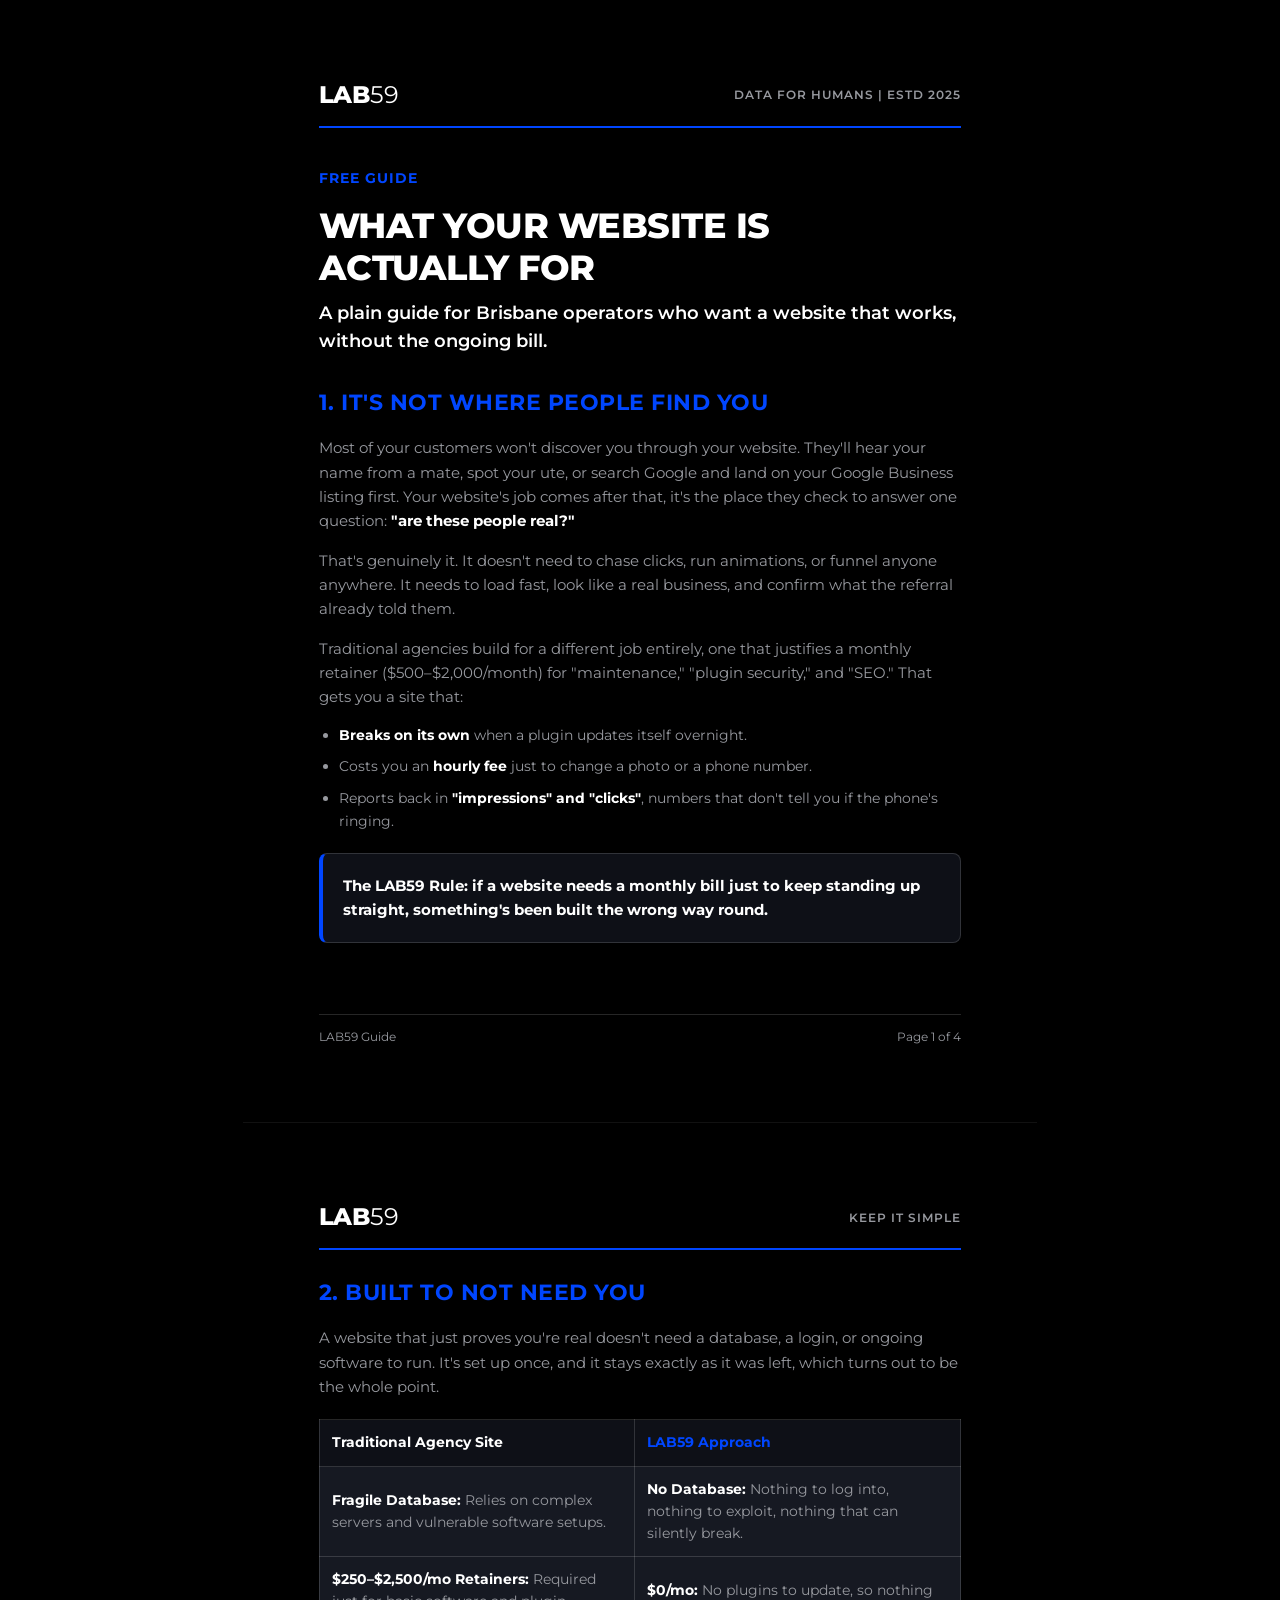
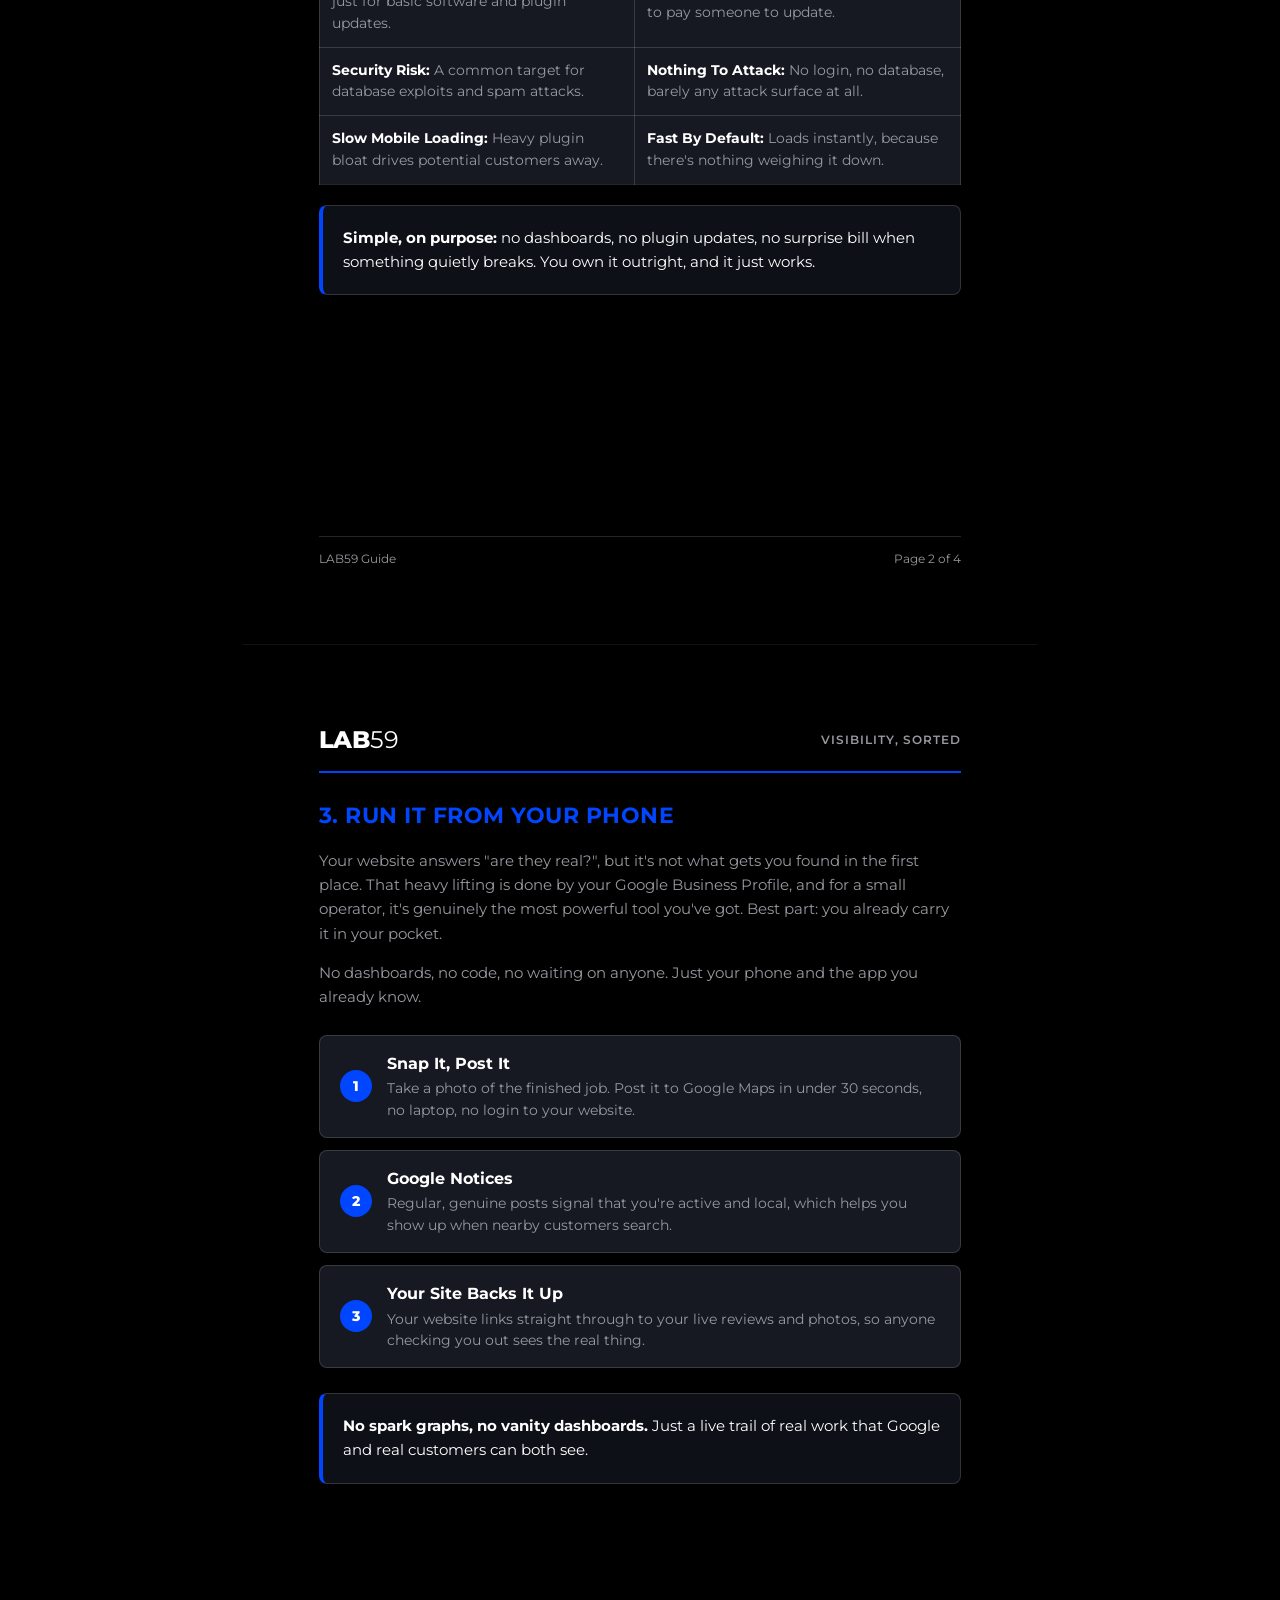
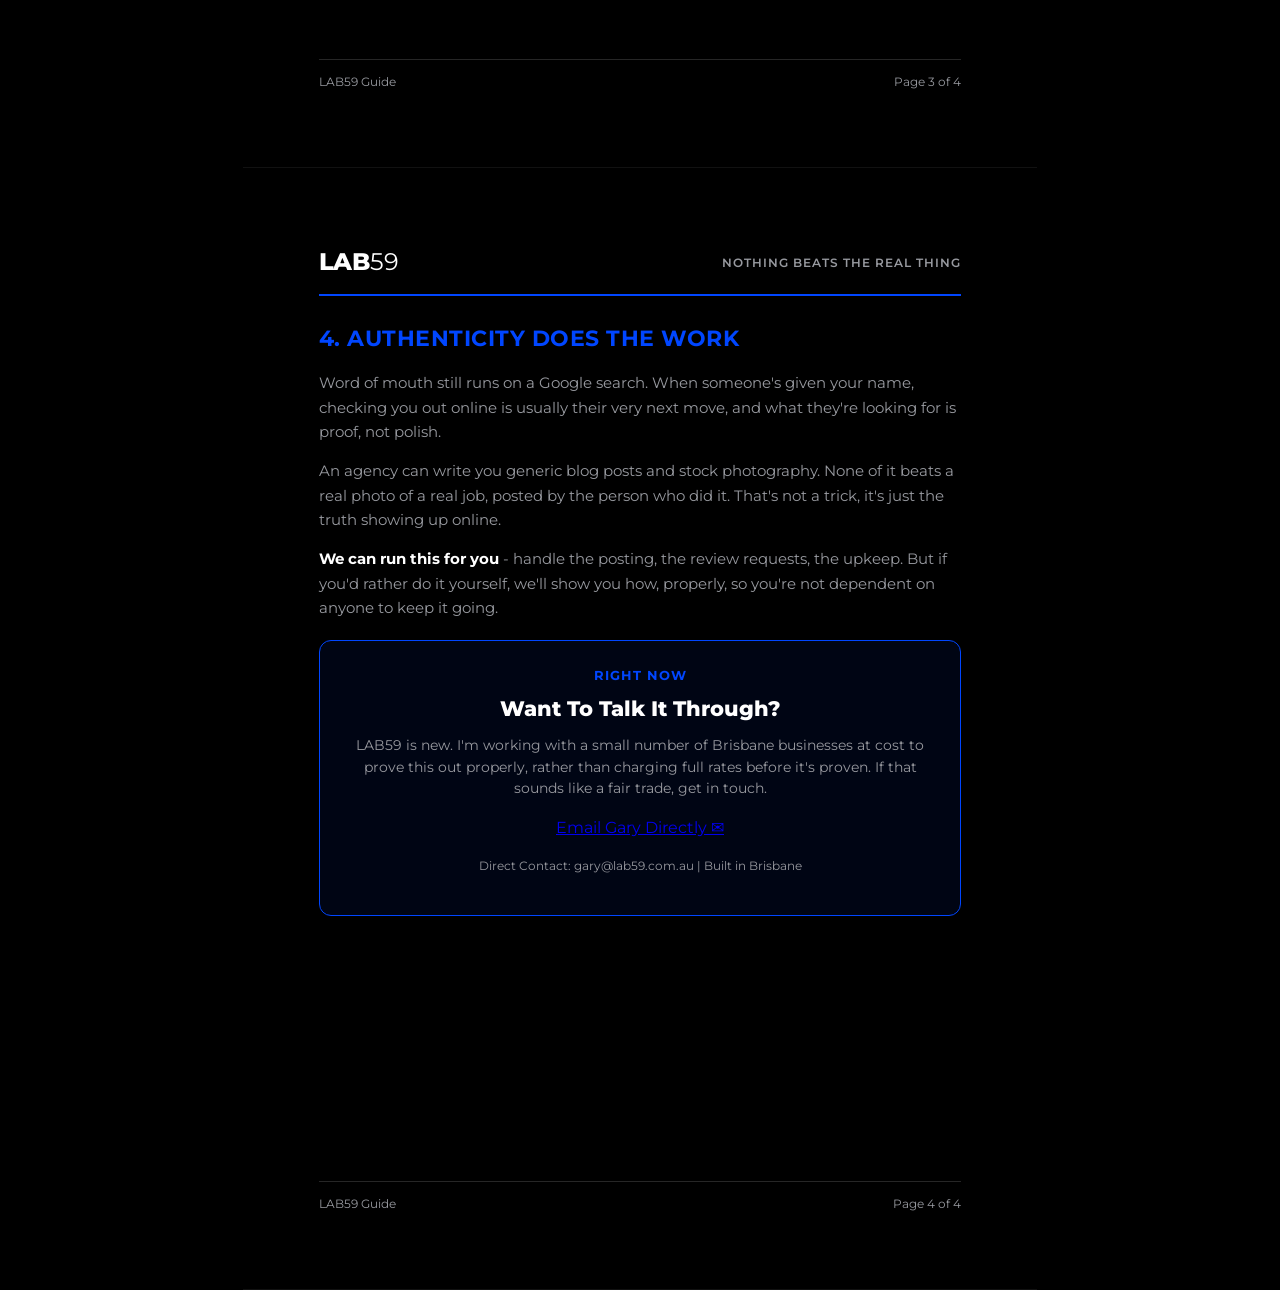
<file: archive/blueprint.html>
<!DOCTYPE html>
<html lang="en">
<head>
    <meta charset="UTF-8">
    <title>The Low-Maintenance Digital Blueprint - LAB59</title>
    <link rel="preconnect" href="https://fonts.googleapis.com">
    <link rel="preconnect" href="https://fonts.gstatic.com" crossorigin>
    <link href="https://fonts.googleapis.com/css2?family=Montserrat:wght@400;600;700;800&display=swap" rel="stylesheet">
    <style>
        /* BRAND BOARD SPECIFICATIONS */
        :root {
            --bg-black: #000000;
            --surface-dark: #0e1017;
            --card-dark: #161922;
            --text-white: #FFFFFF;
            --text-slate: #97999F;
            --accent-blue: #0046FF;
            --border-color: rgba(255, 255, 255, 0.15);
        }

        * {
            margin: 0;
            padding: 0;
            box-sizing: border-box;
        }

        body {
            font-family: 'Montserrat', sans-serif;
            background-color: var(--bg-black);
            color: var(--text-white);
            line-height: 1.6;
            -webkit-print-color-adjust: exact;
            print-color-adjust: exact;
        }

        /* PAGE FORMATTING FOR PDF PRINTING */
        .pdf-page {
            width: 210mm;
            height: 297mm; /* A4 Dimensions */
            padding: 20mm;
            background-color: var(--bg-black);
            position: relative;
            page-break-after: always;
            display: flex;
            flex-direction: column;
            justify-content: space-between;
            overflow: hidden;
            border-bottom: 1px solid #111;
            margin: 0 auto;
        }

        /* HEADER & FOOTER */
        .page-header {
            display: flex;
            justify-content: space-between;
            align-items: center;
            border-bottom: 2px solid var(--accent-blue);
            padding-bottom: 12px;
            margin-bottom: 25px;
        }

        .brand-logo {
            font-size: 1.5rem;
            letter-spacing: -0.5px;
            color: #FFFFFF;
            display: inline-flex;
            align-items: center;
        }

        .brand-logo strong {
            font-weight: 800;
            color: #FFFFFF;
        }

        .brand-logo span {
            font-weight: 400;
            color: #FFFFFF;
            margin-left: 1px;
        }

        .page-tag {
            font-size: 0.75rem;
            color: var(--text-slate);
            text-transform: uppercase;
            letter-spacing: 1px;
            font-weight: 600;
        }

        .page-footer {
            border-top: 1px solid var(--border-color);
            padding-top: 12px;
            display: flex;
            justify-content: space-between;
            font-size: 0.75rem;
            color: var(--text-slate);
        }

        /* TYPOGRAPHY */
        h1 {
            font-size: 2.2rem;
            font-weight: 800;
            line-height: 1.2;
            margin-bottom: 10px;
            letter-spacing: -0.5px;
            color: var(--text-white);
        }

        h2 {
            font-size: 1.4rem;
            font-weight: 700;
            color: var(--accent-blue);
            margin-bottom: 15px;
            text-transform: uppercase;
            letter-spacing: 0.5px;
        }

        p {
            color: var(--text-slate);
            font-size: 0.95rem;
            margin-bottom: 15px;
        }

        p strong, li strong {
            color: var(--text-white);
        }

        .highlight-box {
            background-color: var(--surface-dark);
            border: 1px solid var(--border-color);
            border-left: 4px solid var(--accent-blue);
            padding: 20px;
            border-radius: 8px;
            margin: 20px 0;
        }

        /* COMPARISON TABLE */
        .comparison-table {
            width: 100%;
            border-collapse: collapse;
            margin: 20px 0;
            font-size: 0.85rem;
        }

        .comparison-table th {
            background-color: var(--surface-dark);
            color: var(--text-white);
            padding: 12px;
            text-align: left;
            border: 1px solid var(--border-color);
            font-weight: 700;
        }

        .comparison-table td {
            padding: 12px;
            border: 1px solid var(--border-color);
            color: var(--text-slate);
            background-color: var(--card-dark);
        }

        .comparison-table td strong {
            color: var(--text-white);
        }

        /* WORKFLOW DIAGRAM */
        .workflow-container {
            display: flex;
            flex-direction: column;
            gap: 12px;
            margin: 25px 0;
        }

        .workflow-step {
            background: var(--card-dark);
            border: 1px solid var(--border-color);
            padding: 15px 20px;
            border-radius: 8px;
            display: flex;
            align-items: center;
            gap: 15px;
        }

        .step-num {
            background: var(--accent-blue);
            color: white;
            font-weight: 800;
            width: 32px;
            height: 32px;
            border-radius: 50%;
            display: flex;
            align-items: center;
            justify-content: center;
            flex-shrink: 0;
            font-size: 0.9rem;
        }

        .step-text h4 {
            color: var(--text-white);
            font-size: 1rem;
            margin-bottom: 2px;
        }

        .step-text p {
            margin: 0;
            font-size: 0.85rem;
        }

        /* CTA BOX */
        .cta-container {
            background: rgba(0, 70, 255, 0.08);
            border: 1px solid var(--accent-blue);
            border-radius: 12px;
            padding: 25px;
            text-align: center;
            margin-top: 20px;
        }

        .cta-container h3 {
            color: var(--text-white);
            font-size: 1.3rem;
            margin-bottom: 10px;
            font-weight: 800;
        }

        .btn-fake {
            display: inline-block;
            background: var(--accent-blue);
            color: #fff;
            font-weight: 700;
            padding: 12px 25px;
            border-radius: 6px;
            text-decoration: none;
            margin-top: 15px;
            font-size: 0.9rem;
        }

        /* MEDIA PRINT SETTINGS */
        @media print {
            body {
                background-color: var(--bg-black);
            }
            .pdf-page {
                margin: 0;
                border: none;
                height: 297mm;
                width: 210mm;
            }
        }
    </style>
</head>
<body>

    <div class="pdf-page">
        <div>
            <div class="page-header">
                <div class="brand-logo"><strong>LAB</strong><span>59</span></div>
                <div class="page-tag">Data for Humans | Estd 2025</div>
            </div>

            <div style="margin-top: 40px;">
                <p style="color: var(--accent-blue); font-weight: 700; letter-spacing: 1px; text-transform: uppercase; font-size: 0.85rem;">Free Guide</p>
                <h1>WHAT YOUR WEBSITE IS ACTUALLY FOR</h1>
                <p style="font-size: 1.1rem; color: var(--text-white); font-weight: 600; margin-bottom: 30px;">
                    A plain guide for Brisbane operators who want a website that works, without the ongoing bill.
                </p>

                <h2>1. It's Not Where People Find You</h2>
                <p>Most of your customers won't discover you through your website. They'll hear your name from a mate, spot your ute, or search Google and land on your Google Business listing first. Your website's job comes after that, it's the place they check to answer one question: <strong>"are these people real?"</strong></p>
                
                <p>That's genuinely it. It doesn't need to chase clicks, run animations, or funnel anyone anywhere. It needs to load fast, look like a real business, and confirm what the referral already told them.</p>

                <p>Traditional agencies build for a different job entirely, one that justifies a monthly retainer ($500–$2,000/month) for "maintenance," "plugin security," and "SEO." That gets you a site that:</p>
                
                <ul style="color: var(--text-slate); margin-left: 20px; margin-bottom: 20px; font-size: 0.9rem;">
                    <li style="margin-bottom: 8px;"><strong>Breaks on its own</strong> when a plugin updates itself overnight.</li>
                    <li style="margin-bottom: 8px;">Costs you an <strong>hourly fee</strong> just to change a photo or a phone number.</li>
                    <li style="margin-bottom: 8px;">Reports back in <strong>"impressions" and "clicks"</strong>, numbers that don't tell you if the phone's ringing.</li>
                </ul>

                <div class="highlight-box">
                    <p style="color: var(--text-white); font-weight: 700; margin: 0;">
                        The LAB59 Rule: if a website needs a monthly bill just to keep standing up straight, something's been built the wrong way round.
                    </p>
                </div>
            </div>
        </div>

        <div class="page-footer">
            <span>LAB59 Guide</span>
            <span>Page 1 of 4</span>
        </div>
    </div>

    <div class="pdf-page">
        <div>
            <div class="page-header">
                <div class="brand-logo"><strong>LAB</strong><span>59</span></div>
                <div class="page-tag">Keep It Simple</div>
            </div>

            <h2>2. Built To Not Need You</h2>
            <p>A website that just proves you're real doesn't need a database, a login, or ongoing software to run. It's set up once, and it stays exactly as it was left, which turns out to be the whole point.</p>

            <table class="comparison-table">
                <thead>
                    <tr>
                        <th>Traditional Agency Site</th>
                        <th style="color: var(--accent-blue);">LAB59 Approach</th>
                    </tr>
                </thead>
                <tbody>
                    <tr>
                        <td><strong>Fragile Database:</strong> Relies on complex servers and vulnerable software setups.</td>
                        <td><strong>No Database:</strong> Nothing to log into, nothing to exploit, nothing that can silently break.</td>
                    </tr>
                    <tr>
                        <td><strong>$250–$2,500/mo Retainers:</strong> Required just for basic software and plugin updates.</td>
                        <td><strong>$0/mo:</strong> No plugins to update, so nothing to pay someone to update.</td>
                    </tr>
                    <tr>
                        <td><strong>Security Risk:</strong> A common target for database exploits and spam attacks.</td>
                        <td><strong>Nothing To Attack:</strong> No login, no database, barely any attack surface at all.</td>
                    </tr>
                    <tr>
                        <td><strong>Slow Mobile Loading:</strong> Heavy plugin bloat drives potential customers away.</td>
                        <td><strong>Fast By Default:</strong> Loads instantly, because there's nothing weighing it down.</td>
                    </tr>
                </tbody>
            </table>

            <div class="highlight-box">
                <p style="color: var(--text-white); margin: 0;">
                    <strong>Simple, on purpose:</strong> no dashboards, no plugin updates, no surprise bill when something quietly breaks. You own it outright, and it just works.
                </p>
            </div>
        </div>

        <div class="page-footer">
            <span>LAB59 Guide</span>
            <span>Page 2 of 4</span>
        </div>
    </div>

    <div class="pdf-page">
        <div>
            <div class="page-header">
                <div class="brand-logo"><strong>LAB</strong><span>59</span></div>
                <div class="page-tag">Visibility, Sorted</div>
            </div>

            <h2>3. Run It From Your Phone</h2>
            <p>Your website answers "are they real?", but it's not what gets you found in the first place. That heavy lifting is done by your Google Business Profile, and for a small operator, it's genuinely the most powerful tool you've got. Best part: you already carry it in your pocket.</p>

            <p>No dashboards, no code, no waiting on anyone. Just your phone and the app you already know.</p>

            <div class="workflow-container">
                <div class="workflow-step">
                    <div class="step-num">1</div>
                    <div class="step-text">
                        <h4>Snap It, Post It</h4>
                        <p>Take a photo of the finished job. Post it to Google Maps in under 30 seconds, no laptop, no login to your website.</p>
                    </div>
                </div>

                <div class="workflow-step">
                    <div class="step-num">2</div>
                    <div class="step-text">
                        <h4>Google Notices</h4>
                        <p>Regular, genuine posts signal that you're active and local, which helps you show up when nearby customers search.</p>
                    </div>
                </div>

                <div class="workflow-step">
                    <div class="step-num">3</div>
                    <div class="step-text">
                        <h4>Your Site Backs It Up</h4>
                        <p>Your website links straight through to your live reviews and photos, so anyone checking you out sees the real thing.</p>
                    </div>
                </div>
            </div>

            <div class="highlight-box">
                <p style="color: var(--text-white); margin: 0;">
                    <strong>No spark graphs, no vanity dashboards.</strong> Just a live trail of real work that Google and real customers can both see.
                </p>
            </div>
        </div>

        <div class="page-footer">
            <span>LAB59 Guide</span>
            <span>Page 3 of 4</span>
        </div>
    </div>

    <div class="pdf-page">
        <div>
            <div class="page-header">
                <div class="brand-logo"><strong>LAB</strong><span>59</span></div>
                <div class="page-tag">Nothing Beats The Real Thing</div>
            </div>

            <h2>4. Authenticity Does The Work</h2>
            <p>Word of mouth still runs on a Google search. When someone's given your name, checking you out online is usually their very next move, and what they're looking for is proof, not polish.</p>

            <p>An agency can write you generic blog posts and stock photography. None of it beats a real photo of a real job, posted by the person who did it. That's not a trick, it's just the truth showing up online.</p>

            <p><strong>We can run this for you</strong> - handle the posting, the review requests, the upkeep. But if you'd rather do it yourself, we'll show you how, properly, so you're not dependent on anyone to keep it going.</p>

            <div class="cta-container">
                <p style="color: var(--accent-blue); font-weight: 700; text-transform: uppercase; font-size: 0.8rem; letter-spacing: 1px; margin-bottom: 5px;">Right Now</p>
                <h3>Want To Talk It Through?</h3>
                <p style="font-size: 0.85rem; color: var(--text-slate);">
                    LAB59 is new. I'm working with a small number of Brisbane businesses at cost to prove this out properly, rather than charging full rates before it's proven. If that sounds like a fair trade, get in touch.
                </p>
				<a href="mailto:gary@lab59.com.au?subject=LAB59%20Engagement%20Inquiry" class="btn btn-primary">Email Gary Directly ✉</a>
                <p style="margin-top: 15px; font-size: 0.75rem; color: var(--text-slate);">Direct Contact: gary@lab59.com.au | Built in Brisbane</p>
            </div>
        </div>

        <div class="page-footer">
            <span>LAB59 Guide</span>
            <span>Page 4 of 4</span>
        </div>
    </div>

</body>
</html>
</file>
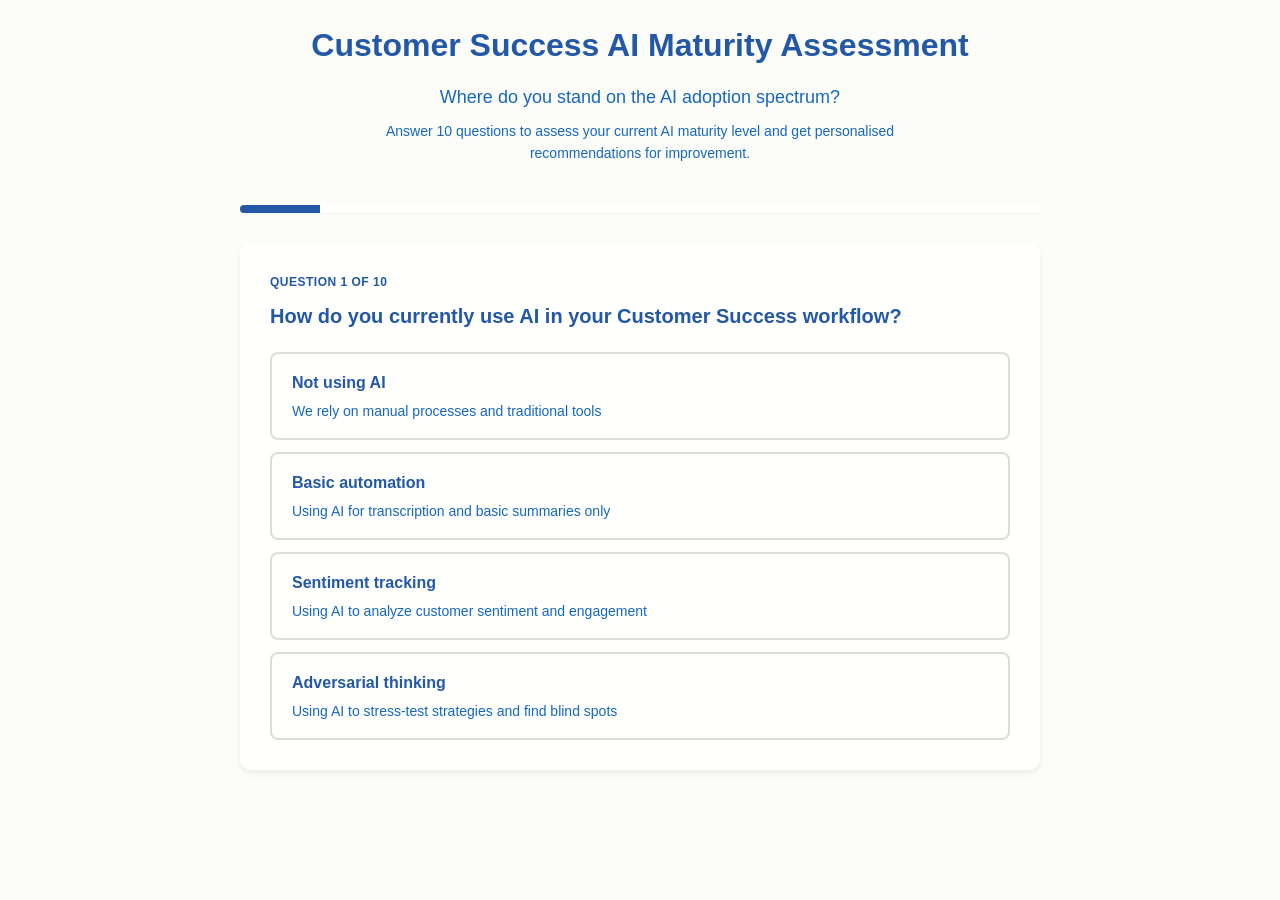
<file: cs-ai-maturity-assessment/nobanner-index.html>
<!DOCTYPE html>
<html lang="en">
<head>
    <meta charset="UTF-8">
    <meta name="viewport" content="width=device-width, initial-scale=1.0">
    <title>Customer Success AI Maturity Assessment</title>
    <style>
        :root {
            --color-background: #fcfcf9;
            --color-surface: #fffffe;
            --color-text: #2258a5;
            --color-text-secondary: #1668bd;
            --color-primary: #2258a5;
            --color-primary-hover: #ffb318;
            --color-border: rgba(94, 82, 64, 0.2);
            --color-success: #0e7c4a;
            --color-warning: #a84b2f;
            --color-error: #c0152f;
            --shadow-sm: 0 1px 3px rgba(0, 0, 0, 0.04);
            --shadow-md: 0 4px 6px rgba(0, 0, 0, 0.06);
        }

        * {
            margin: 0;
            padding: 0;
            box-sizing: border-box;
        }

        body {
            font-family: -apple-system, BlinkMacSystemFont, 'Segoe UI', Roboto, sans-serif;
            background: var(--color-background);
            color: var(--color-text);
            line-height: 1.6;
            padding: 20px;
        }

        .container {
            max-width: 800px;
            margin: 0 auto;
        }

        header {
            text-align: center;
            margin-bottom: 40px;
        }

        h1 {
            font-size: 32px;
            margin-bottom: 12px;
            color: var(--color-text);
        }

        .subtitle {
            font-size: 18px;
            color: var(--color-text-secondary);
            margin-bottom: 8px;
        }

        .description {
            font-size: 14px;
            color: var(--color-text-secondary);
            max-width: 600px;
            margin: 0 auto;
        }

        .progress-bar {
            background: var(--color-surface);
            border-radius: 12px;
            height: 8px;
            margin: 30px 0;
            overflow: hidden;
            box-shadow: var(--shadow-sm);
        }

        .progress-fill {
            background: var(--color-primary);
            height: 100%;
            width: 0%;
            transition: width 0.3s ease;
        }

        .question-card {
            background: var(--color-surface);
            padding: 30px;
            border-radius: 12px;
            box-shadow: var(--shadow-md);
            margin-bottom: 20px;
        }

        .question-number {
            font-size: 12px;
            font-weight: 600;
            color: var(--color-primary);
            text-transform: uppercase;
            letter-spacing: 0.5px;
            margin-bottom: 8px;
        }

        .question-text {
            font-size: 20px;
            font-weight: 600;
            margin-bottom: 20px;
            color: var(--color-text);
        }

        .options {
            display: flex;
            flex-direction: column;
            gap: 12px;
        }

        .option {
            padding: 16px 20px;
            border: 2px solid var(--color-border);
            border-radius: 8px;
            cursor: pointer;
            transition: all 0.2s ease;
            background: var(--color-surface);
        }

        .option:hover {
            border-color: var(--color-primary);
            background: rgba(33, 128, 141, 0.05);
        }

        .option.selected {
            border-color: var(--color-primary);
            background: rgba(33, 128, 141, 0.1);
        }

        .option-label {
            font-weight: 600;
            margin-bottom: 4px;
            color: var(--color-text);
        }

        .option-description {
            font-size: 14px;
            color: var(--color-text-secondary);
        }

        .results {
            display: none;
            background: var(--color-surface);
            padding: 40px;
            border-radius: 12px;
            box-shadow: var(--shadow-md);
            text-align: center;
        }

        .results.show {
            display: block;
        }

        .score-circle {
            width: 160px;
            height: 160px;
            margin: 20px auto;
            border-radius: 50%;
            display: flex;
            align-items: center;
            justify-content: center;
            font-size: 48px;
            font-weight: 700;
            color: var(--color-surface);
        }

        .score-circle.reactive {
            background: var(--color-error);
        }

        .score-circle.developing {
            background: var(--color-warning);
        }

        .score-circle.proactive {
            background: var(--color-success);
        }

        .score-circle.leading {
            background: var(--color-primary);
        }

        .maturity-level {
            font-size: 28px;
            font-weight: 700;
            margin: 20px 0 10px;
        }

        .maturity-description {
            font-size: 16px;
            color: var(--color-text-secondary);
            margin-bottom: 30px;
            line-height: 1.8;
        }

        .recommendations {
            text-align: left;
            margin-top: 30px;
            padding-top: 30px;
            border-top: 1px solid var(--color-border);
        }

        .recommendations h3 {
            font-size: 20px;
            margin-bottom: 16px;
        }

        .recommendation-item {
            padding: 16px;
            background: rgba(33, 128, 141, 0.05);
            border-left: 3px solid var(--color-primary);
            margin-bottom: 12px;
            border-radius: 4px;
        }

        .recommendation-item strong {
            display: block;
            margin-bottom: 4px;
            color: var(--color-text);
        }

        .btn {
            background: var(--color-primary);
            color: white;
            border: none;
            padding: 14px 32px;
            border-radius: 8px;
            font-size: 16px;
            font-weight: 600;
            cursor: pointer;
            transition: background 0.2s ease;
            margin-top: 20px;
        }

        .btn:hover {
            background: var(--color-primary-hover);
        }

        .btn:disabled {
            opacity: 0.5;
            cursor: not-allowed;
        }

        .hidden {
            display: none;
        }

        @media (max-width: 768px) {
            h1 {
                font-size: 24px;
            }

            .question-text {
                font-size: 18px;
            }

            .question-card {
                padding: 20px;
            }
        }
    </style>
</head>
<body>
    <div class="container">
        <header>
            <h1>Customer Success AI Maturity Assessment</h1>
            <p class="subtitle">Where do you stand on the AI adoption spectrum?</p>
            <p class="description">Answer 10 questions to assess your current AI maturity level and get personalised recommendations for improvement.</p>
        </header>

        <div class="progress-bar">
            <div class="progress-fill" id="progressFill"></div>
        </div>

        <div id="questionnaire"></div>

        <div class="results" id="results">
            <div class="score-circle" id="scoreCircle">
                <span id="scorePercent"></span>
            </div>
            <div class="maturity-level" id="maturityLevel"></div>
            <p class="maturity-description" id="maturityDescription"></p>
            
            <div class="recommendations" id="recommendations"></div>

            <button class="btn" onclick="resetAssessment()">Retake Assessment</button>
        </div>
    </div>

    <script>
        const questions = [
            {
                question: "How do you currently use AI in your Customer Success workflow?",
                options: [
                    {
                        label: "Not using AI",
                        description: "We rely on manual processes and traditional tools",
                        score: 0
                    },
                    {
                        label: "Basic automation",
                        description: "Using AI for transcription and basic summaries only",
                        score: 1
                    },
                    {
                        label: "Sentiment tracking",
                        description: "Using AI to analyze customer sentiment and engagement",
                        score: 2
                    },
                    {
                        label: "Adversarial thinking",
                        description: "Using AI to stress-test strategies and find blind spots",
                        score: 3
                    }
                ]
            },
            {
                question: "What type of customer data informs your decisions?",
                options: [
                    {
                        label: "Manual reporting",
                        description: "Quarterly reviews and ad-hoc customer feedback",
                        score: 0
                    },
                    {
                        label: "Lagging indicators",
                        description: "NPS, CSAT, usage metrics after the fact",
                        score: 1
                    },
                    {
                        label: "Leading indicators",
                        description: "Sentiment shifts, attendance patterns, tone analysis",
                        score: 2
                    },
                    {
                        label: "Predictive analytics",
                        description: "AI-powered churn prediction and expansion signals",
                        score: 3
                    }
                ]
            },
            {
                question: "How do you prepare for customer business reviews (QBRs)?",
                options: [
                    {
                        label: "Product-focused",
                        description: "47-slide deck with our internal metrics",
                        score: 0
                    },
                    {
                        label: "Customer metrics",
                        description: "Usage data and engagement statistics",
                        score: 1
                    },
                    {
                        label: "Outcome-driven",
                        description: "Business value and ROI tied to their goals",
                        score: 2
                    },
                    {
                        label: "Adversarial prep",
                        description: "Stress-test with AI to anticipate objections",
                        score: 3
                    }
                ]
            },
            {
                question: "How are your customer communication tools integrated?",
                options: [
                    {
                        label: "Fragmented",
                        description: "Multiple tools with no central repository",
                        score: 0
                    },
                    {
                        label: "Partially integrated",
                        description: "Some tools feed into CRM manually",
                        score: 1
                    },
                    {
                        label: "Centralized",
                        description: "All data aggregated into single source of truth",
                        score: 2
                    },
                    {
                        label: "AI-analyzed",
                        description: "Automated sentiment analysis across all channels",
                        score: 3
                    }
                ]
            },
            {
                question: "When do you identify at-risk customers?",
                options: [
                    {
                        label: "At renewal time",
                        description: "When they tell us they're not renewing",
                        score: 0
                    },
                    {
                        label: "Monthly reviews",
                        description: "During scheduled health score assessments",
                        score: 1
                    },
                    {
                        label: "Real-time alerts",
                        description: "When engagement or usage drops significantly",
                        score: 2
                    },
                    {
                        label: "Subtle signals",
                        description: "Tone shifts, missing stakeholders, deferral language",
                        score: 3
                    }
                ]
            },
            {
                question: "How do you track conversation quality with customers?",
                options: [
                    {
                        label: "Don't track",
                        description: "CSMs remember key points informally",
                        score: 0
                    },
                    {
                        label: "Manual notes",
                        description: "CSMs write summaries after each call",
                        score: 1
                    },
                    {
                        label: "Auto-transcription",
                        description: "Tools like Gong/Fellow transcribe meetings",
                        score: 2
                    },
                    {
                        label: "Sentiment analysis",
                        description: "AI flags tone, attendance, and engagement patterns",
                        score: 3
                    }
                ]
            },
            {
                question: "What's your approach to customer health scores?",
                options: [
                    {
                        label: "Gut feeling",
                        description: "CSMs assess based on intuition",
                        score: 0
                    },
                    {
                        label: "Usage metrics",
                        description: "Product adoption and feature usage",
                        score: 1
                    },
                    {
                        label: "Multi-factor",
                        description: "Usage + engagement + support tickets",
                        score: 2
                    },
                    {
                        label: "Predictive AI",
                        description: "Behavior + sentiment + stakeholder patterns",
                        score: 3
                    }
                ]
            },
            {
                question: "How do you handle champion turnover?",
                options: [
                    {
                        label: "Reactive",
                        description: "Find out when they're already gone",
                        score: 0
                    },
                    {
                        label: "Aware",
                        description: "Customer tells us when champion is leaving",
                        score: 1
                    },
                    {
                        label: "Multi-threading",
                        description: "Build relationships with multiple stakeholders",
                        score: 2
                    },
                    {
                        label: "Predictive",
                        description: "AI flags declining champion engagement early",
                        score: 3
                    }
                ]
            },
            {
                question: "What metrics do you report to leadership?",
                options: [
                    {
                        label: "Activity metrics",
                        description: "Number of calls, emails, touchpoints",
                        score: 0
                    },
                    {
                        label: "Satisfaction scores",
                        description: "NPS, CSAT, customer feedback",
                        score: 1
                    },
                    {
                        label: "Business outcomes",
                        description: "Renewal rate, expansion ARR, retention",
                        score: 2
                    },
                    {
                        label: "Leading + lagging",
                        description: "Predictive churn signals + revenue metrics",
                        score: 3
                    }
                ]
            },
            {
                question: "How do you use AI to improve your CS strategy?",
                options: [
                    {
                        label: "Don't use AI",
                        description: "Strategy based on experience and intuition",
                        score: 0
                    },
                    {
                        label: "Reporting",
                        description: "AI generates dashboards and summaries",
                        score: 1
                    },
                    {
                        label: "Pattern recognition",
                        description: "AI identifies trends and anomalies",
                        score: 2
                    },
                    {
                        label: "Adversarial testing",
                        description: "AI challenges assumptions and exposes blind spots",
                        score: 3
                    }
                ]
            }
        ];

        let currentQuestion = 0;
        let answers = [];

        function renderQuestion() {
            const questionContainer = document.getElementById('questionnaire');
            const question = questions[currentQuestion];

            const progress = ((currentQuestion + 1) / questions.length) * 100;
            document.getElementById('progressFill').style.width = progress + '%';

            questionContainer.innerHTML = `
                <div class="question-card">
                    <div class="question-number">Question ${currentQuestion + 1} of ${questions.length}</div>
                    <div class="question-text">${question.question}</div>
                    <div class="options">
                        ${question.options.map((option, index) => `
                            <div class="option" onclick="selectOption(${index})">
                                <div class="option-label">${option.label}</div>
                                <div class="option-description">${option.description}</div>
                            </div>
                        `).join('')}
                    </div>
                </div>
            `;
        }

        function selectOption(optionIndex) {
            const selectedScore = questions[currentQuestion].options[optionIndex].score;
            answers[currentQuestion] = selectedScore;

            const options = document.querySelectorAll('.option');
            options.forEach((opt, idx) => {
                opt.classList.toggle('selected', idx === optionIndex);
            });

            setTimeout(() => {
                if (currentQuestion < questions.length - 1) {
                    currentQuestion++;
                    renderQuestion();
                } else {
                    showResults();
                }
            }, 300);
        }

        function showResults() {
            document.getElementById('questionnaire').classList.add('hidden');
            document.getElementById('progressFill').style.width = '100%';

            const totalScore = answers.reduce((sum, score) => sum + score, 0);
            const maxScore = questions.length * 3;
            const percentage = Math.round((totalScore / maxScore) * 100);

            let maturityLevel, maturityClass, description, recommendations;

            if (percentage < 25) {
                maturityLevel = "Reactive";
                maturityClass = "reactive";
                description = "Your CS team is in reactive mode, relying on manual processes and lagging indicators. You're addressing issues after they become problems, leaving significant value on the table.";
                recommendations = [
                    {
                        title: "Start with conversation intelligence",
                        text: "Implement Gong or Fellow to automatically transcribe and analyze customer meetings. This will save time and surface insights you're currently missing."
                    },
                    {
                        title: "Consolidate your data",
                        text: "Create a central repository in your CRM for all customer interactions. Stop relying on scattered notes and tribal knowledge."
                    },
                    {
                        title: "Define leading indicators",
                        text: "Identify 3-5 signals that predict churn before it shows up in usage metrics. Start tracking attendance patterns, response times, and sentiment."
                    }
                ];
            } else if (percentage < 50) {
                maturityLevel = "Developing";
                maturityClass = "developing";
                description = "You're taking steps toward modern CS practices, but still heavily dependent on lagging indicators. You have tools but aren't leveraging them for strategic advantage.";
                recommendations = [
                    {
                        title: "Shift from lagging to leading indicators",
                        text: "Stop relying solely on NPS and usage data. Use sentiment analysis to detect tone shifts in emails, support tickets, and meeting conversations."
                    },
                    {
                        title: "Implement adversarial prompting",
                        text: "Before major QBRs, use AI to simulate skeptical stakeholders. Ask: 'Where would a competitor attack our value prop?' This exposes blind spots."
                    },
                    {
                        title: "Build multi-threaded relationships",
                        text: "Don't depend on a single champion. Use conversation intelligence to track which stakeholders are engaged and who's going silent."
                    }
                ];
            } else if (percentage < 75) {
                maturityLevel = "Proactive";
                maturityClass = "proactive";
                description = "You're using AI strategically and acting on leading indicators. Your CS team anticipates issues and demonstrates value proactively. There's still room to optimize.";
                recommendations = [
                    {
                        title: "Automate sentiment analysis across channels",
                        text: "Aggregate data from all communication tools (Gong, Fellow, email, Slack) and run private sentiment analysis. Flag defection risk before it's obvious."
                    },
                    {
                        title: "Create adversarial playbooks",
                        text: "Develop reusable AI prompts that challenge your assumptions: 'You're the CFO who thinks we're overpriced. What metrics would you dismiss?'"
                    },
                    {
                        title: "Train your team on AI best practices",
                        text: "Share what's working. Build a library of effective prompts and successful interventions. Scale your approach across the CS organization."
                    }
                ];
            } else {
                maturityLevel = "Leading";
                maturityClass = "leading";
                description = "You're at the forefront of AI-powered Customer Success. You use adversarial thinking, predictive analytics, and leading indicators to protect revenue at scale. You find problems before customers do.";
                recommendations = [
                    {
                        title: "Share your success externally",
                        text: "You're in the top tier. Write case studies, speak at conferences, and share what's working. Your approach is the future of Customer Success."
                    },
                    {
                        title: "Mentor other CS leaders",
                        text: "Help the industry mature by teaching adversarial thinking and AI-powered workflows. Elevate the profession."
                    },
                    {
                        title: "Keep iterating",
                        text: "AI capabilities evolve rapidly. Stay curious, experiment with new tools, and continuously refine your leading indicator framework."
                    }
                ];
            }

            document.getElementById('scoreCircle').className = `score-circle ${maturityClass}`;
            document.getElementById('scorePercent').textContent = percentage + '%';
            document.getElementById('maturityLevel').textContent = maturityLevel;
            document.getElementById('maturityDescription').textContent = description;

            const recsHTML = `
                <h3>Your Next Steps</h3>
                ${recommendations.map(rec => `
                    <div class="recommendation-item">
                        <strong>${rec.title}</strong>
                        ${rec.text}
                    </div>
                `).join('')}
            `;

            document.getElementById('recommendations').innerHTML = recsHTML;
            document.getElementById('results').classList.add('show');
        }

        function resetAssessment() {
            currentQuestion = 0;
            answers = [];
            document.getElementById('questionnaire').classList.remove('hidden');
            document.getElementById('results').classList.remove('show');
            renderQuestion();
        }

        // Initialize
        renderQuestion();
    </script>
</body>
</html>
</file>
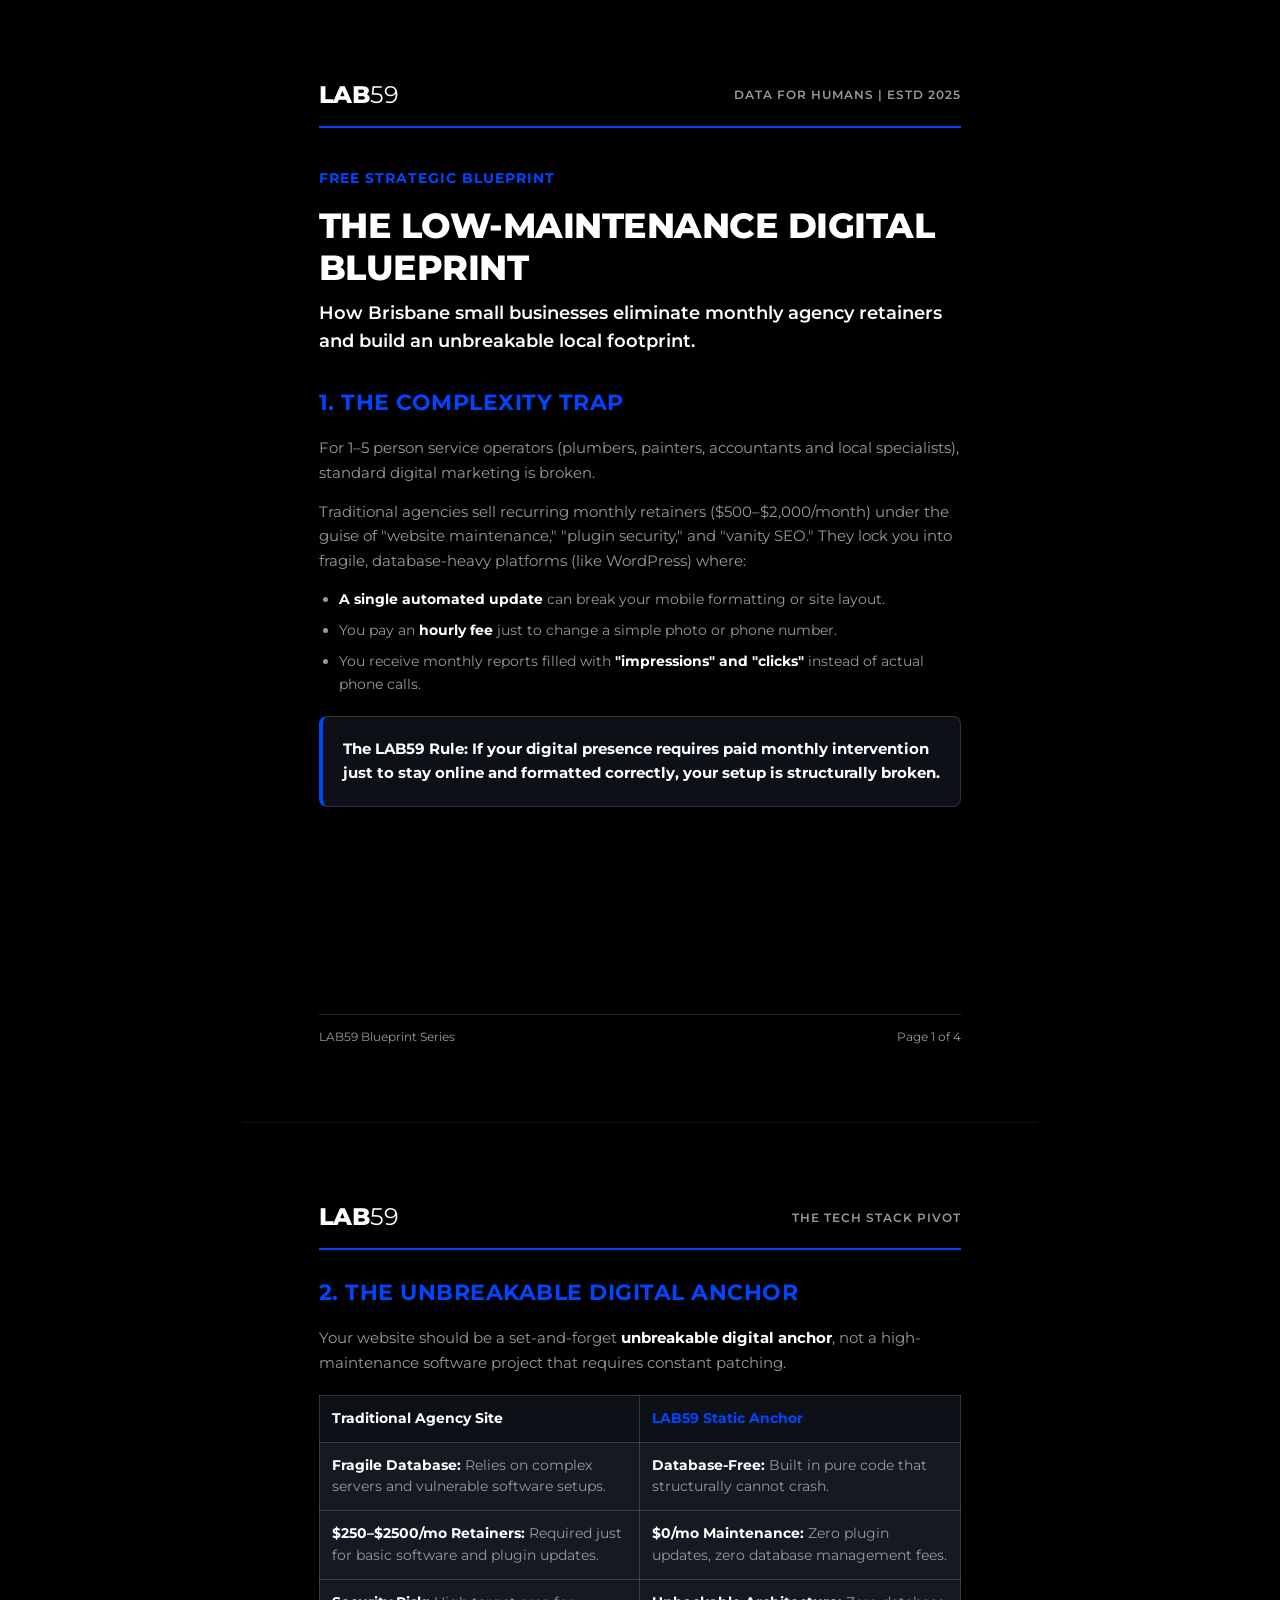
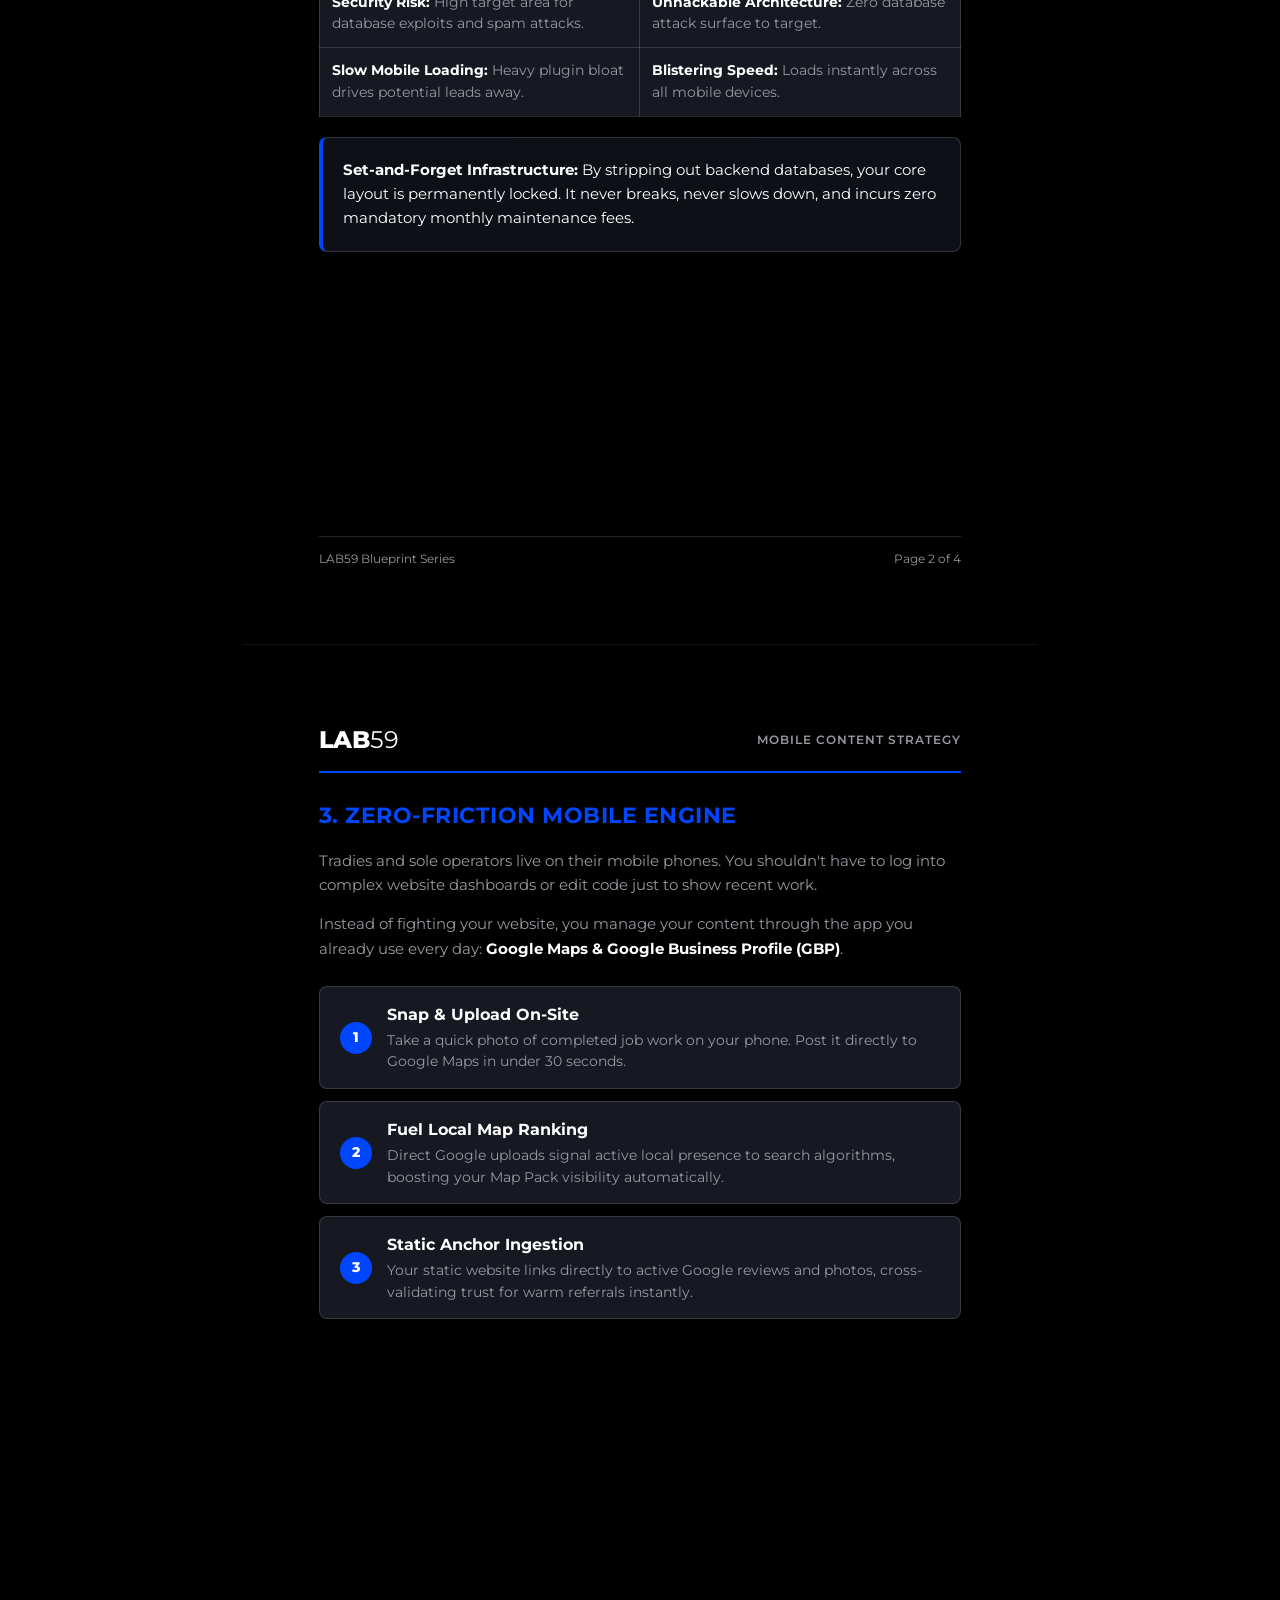
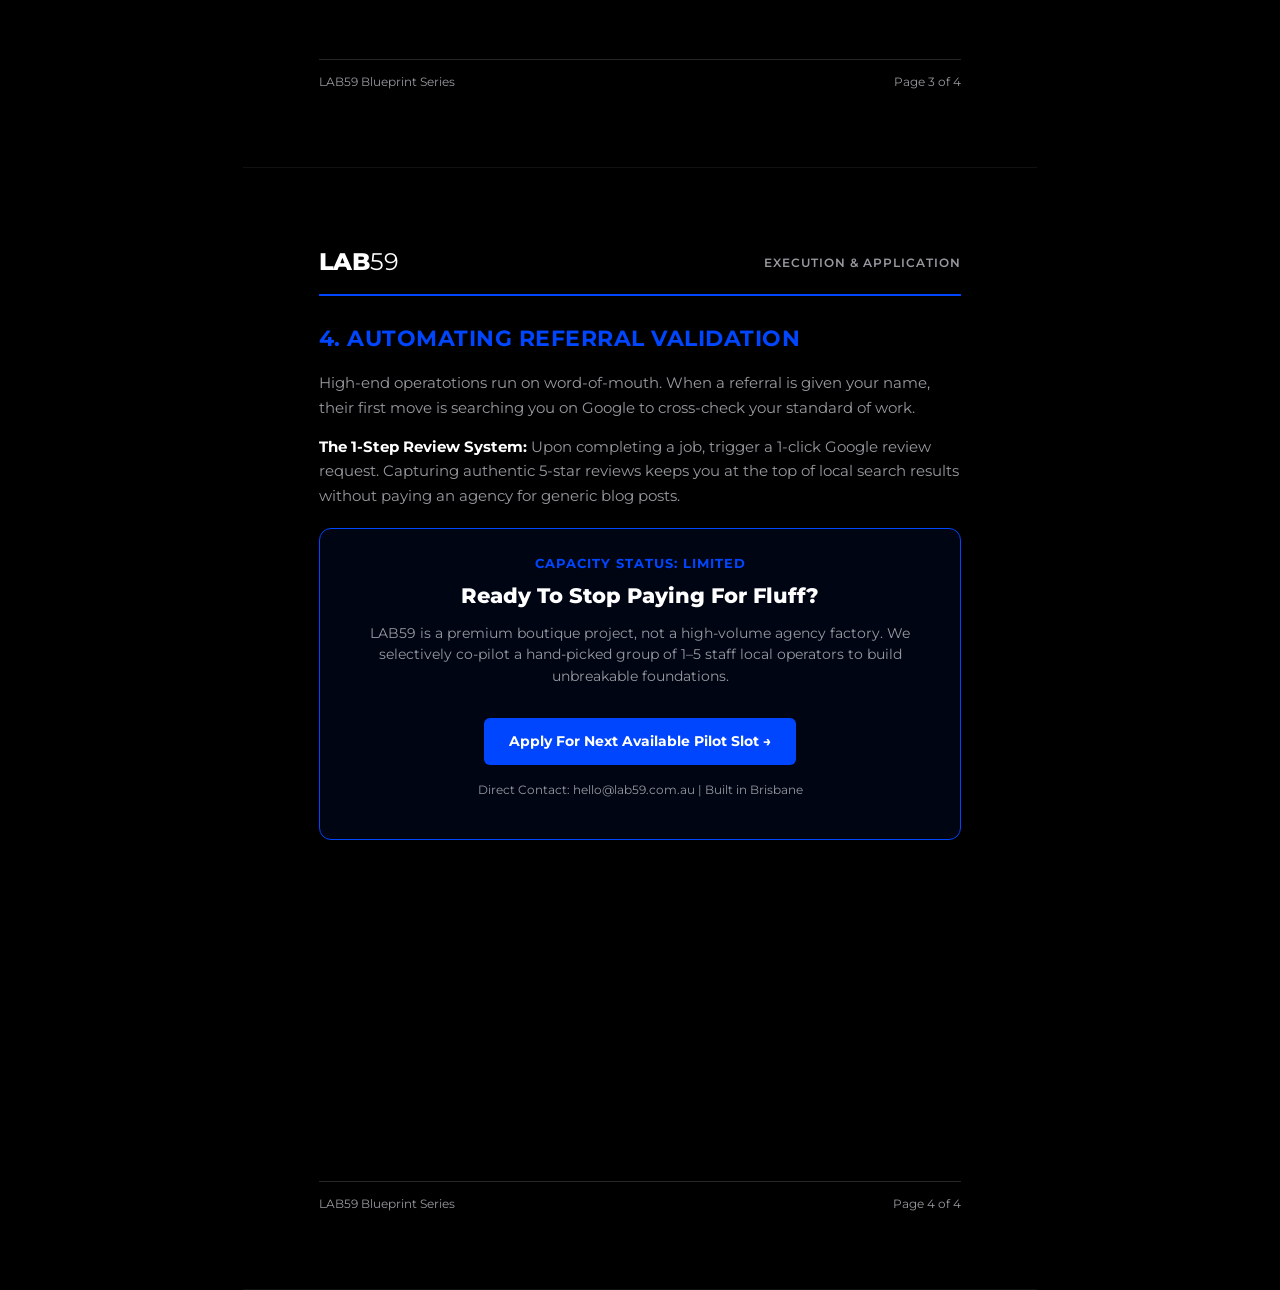
<file: archive/quiz-lab59/pdf.html>
<!DOCTYPE html>
<html lang="en">
<head>
    <meta charset="UTF-8">
    <title>The Low-Maintenance Digital Blueprint - LAB59</title>
    <link rel="preconnect" href="https://fonts.googleapis.com">
    <link rel="preconnect" href="https://fonts.gstatic.com" crossorigin>
    <link href="https://fonts.googleapis.com/css2?family=Montserrat:wght@400;600;700;800&display=swap" rel="stylesheet">
    <style>
        /* BRAND BOARD SPECIFICATIONS */
        :root {
            --bg-black: #000000;
            --surface-dark: #0e1017;
            --card-dark: #161922;
            --text-white: #FFFFFF;
            --text-slate: #97999F;
            --accent-blue: #0046FF;
            --border-color: rgba(255, 255, 255, 0.15);
        }

        * {
            margin: 0;
            padding: 0;
            box-sizing: border-box;
        }

        body {
            font-family: 'Montserrat', sans-serif;
            background-color: var(--bg-black);
            color: var(--text-white);
            line-height: 1.6;
            -webkit-print-color-adjust: exact;
            print-color-adjust: exact;
        }

        /* PAGE FORMATTING FOR PDF PRINTING */
        .pdf-page {
            width: 210mm;
            height: 297mm; /* A4 Dimensions */
            padding: 20mm;
            background-color: var(--bg-black);
            position: relative;
            page-break-after: always;
            display: flex;
            flex-direction: column;
            justify-content: space-between;
            overflow: hidden;
            border-bottom: 1px solid #111;
            margin: 0 auto;
        }

        /* HEADER & FOOTER */
        .page-header {
            display: flex;
            justify-content: space-between;
            align-items: center;
            border-bottom: 2px solid var(--accent-blue);
            padding-bottom: 12px;
            margin-bottom: 25px;
        }

        .brand-logo {
            font-size: 1.5rem;
            letter-spacing: -0.5px;
            color: #FFFFFF;
            display: inline-flex;
            align-items: center;
        }

        .brand-logo strong {
            font-weight: 800;
            color: #FFFFFF;
        }

        .brand-logo span {
            font-weight: 400;
            color: #FFFFFF;
            margin-left: 1px;
        }

        .page-tag {
            font-size: 0.75rem;
            color: var(--text-slate);
            text-transform: uppercase;
            letter-spacing: 1px;
            font-weight: 600;
        }

        .page-footer {
            border-top: 1px solid var(--border-color);
            padding-top: 12px;
            display: flex;
            justify-content: space-between;
            font-size: 0.75rem;
            color: var(--text-slate);
        }

        /* TYPOGRAPHY */
        h1 {
            font-size: 2.2rem;
            font-weight: 800;
            line-height: 1.2;
            margin-bottom: 10px;
            letter-spacing: -0.5px;
            color: var(--text-white);
        }

        h2 {
            font-size: 1.4rem;
            font-weight: 700;
            color: var(--accent-blue);
            margin-bottom: 15px;
            text-transform: uppercase;
            letter-spacing: 0.5px;
        }

        p {
            color: var(--text-slate);
            font-size: 0.95rem;
            margin-bottom: 15px;
        }

        p strong, li strong {
            color: var(--text-white);
        }

        .highlight-box {
            background-color: var(--surface-dark);
            border: 1px solid var(--border-color);
            border-left: 4px solid var(--accent-blue);
            padding: 20px;
            border-radius: 8px;
            margin: 20px 0;
        }

        /* COMPARISON TABLE */
        .comparison-table {
            width: 100%;
            border-collapse: collapse;
            margin: 20px 0;
            font-size: 0.85rem;
        }

        .comparison-table th {
            background-color: var(--surface-dark);
            color: var(--text-white);
            padding: 12px;
            text-align: left;
            border: 1px solid var(--border-color);
            font-weight: 700;
        }

        .comparison-table td {
            padding: 12px;
            border: 1px solid var(--border-color);
            color: var(--text-slate);
            background-color: var(--card-dark);
        }

        .comparison-table td strong {
            color: var(--text-white);
        }

        /* WORKFLOW DIAGRAM */
        .workflow-container {
            display: flex;
            flex-direction: column;
            gap: 12px;
            margin: 25px 0;
        }

        .workflow-step {
            background: var(--card-dark);
            border: 1px solid var(--border-color);
            padding: 15px 20px;
            border-radius: 8px;
            display: flex;
            align-items: center;
            gap: 15px;
        }

        .step-num {
            background: var(--accent-blue);
            color: white;
            font-weight: 800;
            width: 32px;
            height: 32px;
            border-radius: 50%;
            display: flex;
            align-items: center;
            justify-content: center;
            flex-shrink: 0;
            font-size: 0.9rem;
        }

        .step-text h4 {
            color: var(--text-white);
            font-size: 1rem;
            margin-bottom: 2px;
        }

        .step-text p {
            margin: 0;
            font-size: 0.85rem;
        }

        /* CTA BOX */
        .cta-container {
            background: rgba(0, 70, 255, 0.08);
            border: 1px solid var(--accent-blue);
            border-radius: 12px;
            padding: 25px;
            text-align: center;
            margin-top: 20px;
        }

        .cta-container h3 {
            color: var(--text-white);
            font-size: 1.3rem;
            margin-bottom: 10px;
            font-weight: 800;
        }

        .btn-fake {
            display: inline-block;
            background: var(--accent-blue);
            color: #fff;
            font-weight: 700;
            padding: 12px 25px;
            border-radius: 6px;
            text-decoration: none;
            margin-top: 15px;
            font-size: 0.9rem;
        }

        /* MEDIA PRINT SETTINGS */
        @media print {
            body {
                background-color: var(--bg-black);
            }
            .pdf-page {
                margin: 0;
                border: none;
                height: 297mm;
                width: 210mm;
            }
        }
    </style>
</head>
<body>

    <div class="pdf-page">
        <div>
            <div class="page-header">
                <div class="brand-logo"><strong>LAB</strong><span>59</span></div>
                <div class="page-tag">Data for Humans | Estd 2025</div>
            </div>

            <div style="margin-top: 40px;">
                <p style="color: var(--accent-blue); font-weight: 700; letter-spacing: 1px; text-transform: uppercase; font-size: 0.85rem;">Free Strategic Blueprint</p>
                <h1>THE LOW-MAINTENANCE DIGITAL BLUEPRINT</h1>
                <p style="font-size: 1.1rem; color: var(--text-white); font-weight: 600; margin-bottom: 30px;">
                    How Brisbane small businesses eliminate monthly agency retainers and build an unbreakable local footprint.
                </p>

                <h2>1. The Complexity Trap</h2>
                <p>For 1–5 person service operators (plumbers, painters, accountants and local specialists), standard digital marketing is broken.</p>
                
                <p>Traditional agencies sell recurring monthly retainers ($500–$2,000/month) under the guise of "website maintenance," "plugin security," and "vanity SEO." They lock you into fragile, database-heavy platforms (like WordPress) where:</p>
                
                <ul style="color: var(--text-slate); margin-left: 20px; margin-bottom: 20px; font-size: 0.9rem;">
                    <li style="margin-bottom: 8px;"><strong>A single automated update</strong> can break your mobile formatting or site layout.</li>
                    <li style="margin-bottom: 8px;">You pay an <strong>hourly fee</strong> just to change a simple photo or phone number.</li>
                    <li style="margin-bottom: 8px;">You receive monthly reports filled with <strong>"impressions" and "clicks"</strong> instead of actual phone calls.</li>
                </ul>

                <div class="highlight-box">
                    <p style="color: var(--text-white); font-weight: 700; margin: 0;">
                        The LAB59 Rule: If your digital presence requires paid monthly intervention just to stay online and formatted correctly, your setup is structurally broken.
                    </p>
                </div>
            </div>
        </div>

        <div class="page-footer">
            <span>LAB59 Blueprint Series</span>
            <span>Page 1 of 4</span>
        </div>
    </div>

    <div class="pdf-page">
        <div>
            <div class="page-header">
                <div class="brand-logo"><strong>LAB</strong><span>59</span></div>
                <div class="page-tag">The Tech Stack Pivot</div>
            </div>

            <h2>2. The Unbreakable Digital Anchor</h2>
            <p>Your website should be a set-and-forget <strong>unbreakable digital anchor</strong>, not a high-maintenance software project that requires constant patching.</p>

            <table class="comparison-table">
                <thead>
                    <tr>
                        <th>Traditional Agency Site</th>
                        <th style="color: var(--accent-blue);">LAB59 Static Anchor</th>
                    </tr>
                </thead>
                <tbody>
                    <tr>
                        <td><strong>Fragile Database:</strong> Relies on complex servers and vulnerable software setups.</td>
                        <td><strong>Database-Free:</strong> Built in pure code that structurally cannot crash.</td>
                    </tr>
                    <tr>
                        <td><strong>$250–$2500/mo Retainers:</strong> Required just for basic software and plugin updates.</td>
                        <td><strong>$0/mo Maintenance:</strong> Zero plugin updates, zero database management fees.</td>
                    </tr>
                    <tr>
                        <td><strong>Security Risk:</strong> High target area for database exploits and spam attacks.</td>
                        <td><strong>Unhackable Architecture:</strong> Zero database attack surface to target.</td>
                    </tr>
                    <tr>
                        <td><strong>Slow Mobile Loading:</strong> Heavy plugin bloat drives potential leads away.</td>
                        <td><strong>Blistering Speed:</strong> Loads instantly across all mobile devices.</td>
                    </tr>
                </tbody>
            </table>

            <div class="highlight-box">
                <p style="color: var(--text-white); margin: 0;">
                    <strong>Set-and-Forget Infrastructure:</strong> By stripping out backend databases, your core layout is permanently locked. It never breaks, never slows down, and incurs zero mandatory monthly maintenance fees.
                </p>
            </div>
        </div>

        <div class="page-footer">
            <span>LAB59 Blueprint Series</span>
            <span>Page 2 of 4</span>
        </div>
    </div>

    <div class="pdf-page">
        <div>
            <div class="page-header">
                <div class="brand-logo"><strong>LAB</strong><span>59</span></div>
                <div class="page-tag">Mobile Content Strategy</div>
            </div>

            <h2>3. Zero-Friction Mobile Engine</h2>
            <p>Tradies and sole operators live on their mobile phones. You shouldn't have to log into complex website dashboards or edit code just to show recent work.</p>

            <p>Instead of fighting your website, you manage your content through the app you already use every day: <strong>Google Maps & Google Business Profile (GBP)</strong>.</p>

            <div class="workflow-container">
                <div class="workflow-step">
                    <div class="step-num">1</div>
                    <div class="step-text">
                        <h4>Snap & Upload On-Site</h4>
                        <p>Take a quick photo of completed job work on your phone. Post it directly to Google Maps in under 30 seconds.</p>
                    </div>
                </div>

                <div class="workflow-step">
                    <div class="step-num">2</div>
                    <div class="step-text">
                        <h4>Fuel Local Map Ranking</h4>
                        <p>Direct Google uploads signal active local presence to search algorithms, boosting your Map Pack visibility automatically.</p>
                    </div>
                </div>

                <div class="workflow-step">
                    <div class="step-num">3</div>
                    <div class="step-text">
                        <h4>Static Anchor Ingestion</h4>
                        <p>Your static website links directly to active Google reviews and photos, cross-validating trust for warm referrals instantly.</p>
                    </div>
                </div>
            </div>
        </div>

        <div class="page-footer">
            <span>LAB59 Blueprint Series</span>
            <span>Page 3 of 4</span>
        </div>
    </div>

    <div class="pdf-page">
        <div>
            <div class="page-header">
                <div class="brand-logo"><strong>LAB</strong><span>59</span></div>
                <div class="page-tag">Execution & Application</div>
            </div>

            <h2>4. Automating Referral Validation</h2>
            <p>High-end operatotions run on word-of-mouth. When a referral is given your name, their first move is searching you on Google to cross-check your standard of work.</p>

            <p><strong>The 1-Step Review System:</strong> Upon completing a job, trigger a 1-click Google review request. Capturing authentic 5-star reviews keeps you at the top of local search results without paying an agency for generic blog posts.</p>

            <div class="cta-container">
                <p style="color: var(--accent-blue); font-weight: 700; text-transform: uppercase; font-size: 0.8rem; letter-spacing: 1px; margin-bottom: 5px;">Capacity Status: Limited</p>
                <h3>Ready To Stop Paying For Fluff?</h3>
                <p style="font-size: 0.85rem; color: var(--text-slate);">
                    LAB59 is a premium boutique project, not a high-volume agency factory. We selectively co-pilot a hand-picked group of 1–5 staff local operators to build unbreakable foundations.
                </p>
                <div class="btn-fake">Apply For Next Available Pilot Slot &rarr;</div>
                <p style="margin-top: 15px; font-size: 0.75rem; color: var(--text-slate);">Direct Contact: hello@lab59.com.au | Built in Brisbane</p>
            </div>
        </div>

        <div class="page-footer">
            <span>LAB59 Blueprint Series</span>
            <span>Page 4 of 4</span>
        </div>
    </div>

</body>
</html>
</file>
